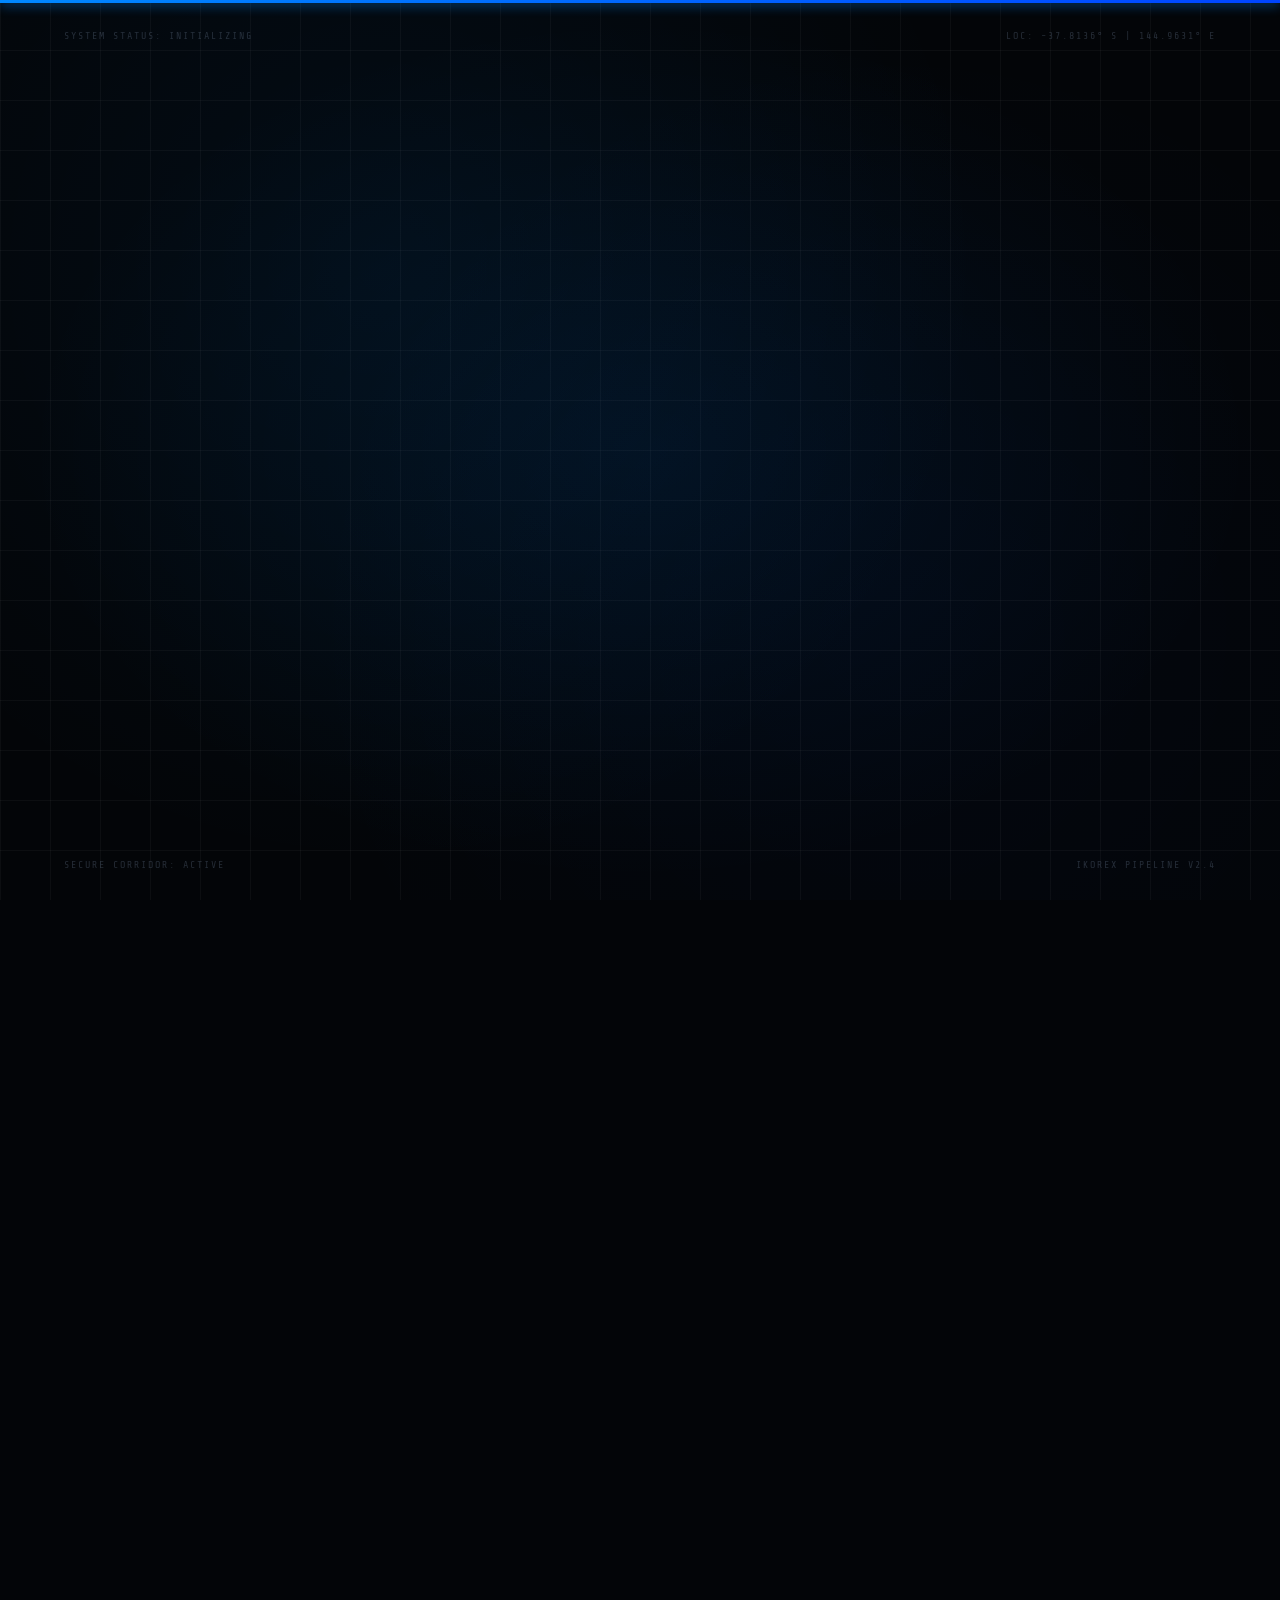
<file: index.html>
<!DOCTYPE html>
<html lang="en">

<head>
  <meta charset="UTF-8" />
  <meta name="viewport" content="width=device-width, initial-scale=1.0, user-scalable=no" />
  <title>ikorex — Intelligent Automation & Operations</title>
  <link
    href="https://fonts.googleapis.com/css2?family=Share+Tech+Mono&family=Plus+Jakarta+Sans:wght@200;300;400;500;600;700;800&family=Instrument+Serif:ital@0;1&family=Syne:wght@400;600;700;800&display=swap"
    rel="stylesheet" />
  <link rel="stylesheet" href="style.css">
</head>

<body>
  <script>
    (function () {
      var urlParams = new URLSearchParams(window.location.search);
      var triggerIntro = urlParams.get('triggerIntro');
      var introSeen = sessionStorage.getItem('introSeen');
      if (introSeen && !triggerIntro) {
        document.body.classList.add('skip-intro');
      }
    })();
  </script>

  <svg class="logo-gradient-defs" xmlns="http://www.w3.org/2000/svg">
    <defs>
      <linearGradient id="arrowGrad" x1="107" y1="110" x2="400" y2="167" gradientUnits="userSpaceOnUse">
        <stop offset="0%" stop-color="#0F3BB0" />
        <stop offset="45%" stop-color="#1A6FBF" />
        <stop offset="80%" stop-color="#1BAE82" />
        <stop offset="100%" stop-color="#26D49C" />
      </linearGradient>
    </defs>
  </svg>

  <div id="intro">
    <div id="intro-bg"></div>
    <div id="intro-bar"></div>

    <!-- Cybernetic Grid Overlay Details -->
    <div class="loader-status top-left">SYSTEM STATUS: INITIALIZING</div>
    <div class="loader-status top-right">LOC: -37.8136° S | 144.9631° E</div>
    <div class="loader-status bottom-left">SECURE CORRIDOR: ACTIVE</div>
    <div class="loader-status bottom-right">IKOREX PIPELINE v2.4</div>

    <div class="phrase-line" id="line1">Operations are complex</div>
    <div class="phrase-line" id="line2">Efficiencies are rare</div>
    <div id="line3-wrap">
      <div class="blueprint-rings" id="blueprint-rings">
        <div class="ring ring-1"></div>
        <div class="ring ring-2"></div>
        <div class="ring ring-3"></div>
      </div>
      <div class="phrase-line" id="line3">
        <span class="white-text">INTELLIGENT</span><br>
        <span class="blue-text">AUTOMATION</span><br>
        <span class="answer-box">
          <span class="bracket">[</span>
          <span class="gray-text">IS THE</span>
          <span class="green-text">ANSWER</span>
          <span class="bracket">]</span>
        </span>
      </div>
      <div class="laser-sweep" id="laser-sweep"></div>
    </div>

    <div id="brand-reveal">
      <div id="brand-mark-wrap">
        <div id="brand-ring"></div>
        <div id="brand-ring2"></div>
        <div id="brand-mark-svg">
          <img src="assets/images/white.png" alt="IKOREX Mark" width="410" height="410">
        </div>
      </div>
      <div id="brand-name-wrap" style="padding-top: 50px;">
        <!-- <div class="bn-name"><span class="logo-i">I</span><span class="logo-kor">KORE</span><span
            class="logo-ex">X</span></div> -->
        <div id="brand-consultancy">Intelligent Process Automation</div>
        <div id="brand-city">Melbourne, Australia</div>
      </div>
      <div id="brand-hr"></div>
      <div id="brand-cta"><button onclick="launchSite()">Explore Capabilities</button></div>
    </div>
  </div>

  <div id="site">

    <nav>
      <a class="nav-logo" href="index.html?triggerIntro=true">
        <img src="assets/images/Ikorex logo left aligned .png" alt="IKOREX" class="header-logo-img"
          style="width: 140px;height: 140px;">
      </a>
      <ul class="nav-links">
        <li><a id="nhome" class="active" href="index.html">Home</a></li>
        <li><a id="nservices" href="services.html">Services</a></li>
        <li><a id="nsolutions" href="solutions.html">Solutions</a></li>
        <li><a id="nabout" href="about.html">About</a></li>
        <li><a id="ncontact" href="contact.html">Contact</a></li>
      </ul>
      <div style="display:flex; align-items:center; gap:12px;">
        <button class="theme-toggle" onclick="toggleTheme()" aria-label="Toggle Theme">
          <svg class="sun-icon" width="16" height="16" viewBox="0 0 24 24" fill="none" stroke="currentColor"
            stroke-width="2" stroke-linecap="round" stroke-linejoin="round">
            <circle cx="12" cy="12" r="5"></circle>
            <line x1="12" y1="1" x2="12" y2="3"></line>
            <line x1="12" y1="21" x2="12" y2="23"></line>
            <line x1="4.22" y1="4.22" x2="5.64" y2="5.64"></line>
            <line x1="18.36" y1="18.36" x2="19.78" y2="19.78"></line>
            <line x1="1" y1="12" x2="3" y2="12"></line>
            <line x1="21" y1="12" x2="23" y2="12"></line>
            <line x1="4.22" y1="19.78" x2="5.64" y2="18.36"></line>
            <line x1="18.36" y1="5.64" x2="19.78" y2="4.22"></line>
          </svg>
          <svg class="moon-icon" width="16" height="16" viewBox="0 0 24 24" fill="none" stroke="currentColor"
            stroke-width="2" stroke-linecap="round" stroke-linejoin="round">
            <path d="M21 12.79A9 9 0 1 1 11.21 3 7 7 0 0 0 21 12.79z"></path>
          </svg>
        </button>
        <button class="btn-nav" onclick="location.href='contact.html'">Initiate Architecture</button>
        <button class="menu-toggle" onclick="toggleMenu()">
          <span></span><span></span><span></span>
        </button>
      </div>
      <div class="scroll-progress-container">
        <div class="scroll-progress-bar"></div>
      </div>
    </nav>

    <div class="page active" id="page-home">
      <div class="hero">
        <div class="hero-bg"></div>
        <div class="hero-eyebrow" data-sr="up">Enterprise Process Transformation · Australia</div>
        <h1 class="hero-h" data-sr="up" data-sr-delay="1">Autonomous operations.<br>Engineered to <em>peak.</em></h1>
        <p class="hero-sub" data-sr="up" data-sr-delay="2">We eliminate high operational overhead, build robust
          automation architecture, and orchestrate intelligent systems that scale cleanly without errors.</p>
        <div class="hero-btns" data-sr="up" data-sr-delay="3">
          <button class="btn-primary" onclick="location.href='contact.html'">Request Scope Valuation</button>
          <button class="btn-ghost" onclick="location.href='solutions.html'">Explore System Matrix</button>
        </div>
        <div class="hero-stats" data-sr="up" data-sr-delay="4">
          <div class="stat">
            <div class="stat-n">70%</div>
            <div class="stat-l">Cost Isolation</div>
          </div>
          <div class="stat-div"></div>
          <div class="stat">
            <div class="nav-i stat-n">10×</div>
            <div class="stat-l">System Velocity</div>
          </div>
          <div class="stat-div"></div>
          <div class="stat">
            <div class="stat-n">6mo</div>
            <div class="stat-l">Capital Payback</div>
          </div>
          <div class="stat-div"></div>
          <div class="stat">
            <div class="stat-n">99.9%</div>
            <div class="stat-l">Accuracy Threshold</div>
          </div>
        </div>
      </div>

      <div class="marquee-band">
        <div class="marquee-track">
          <!-- Set 1 -->
          <div class="mq-card glow-card">
            <div class="mq-card-icon">
              <svg viewBox="0 0 24 24" fill="none" stroke="currentColor" stroke-width="2" stroke-linecap="round"
                stroke-linejoin="round">
                <circle cx="12" cy="12" r="3" />
                <path
                  d="M19.4 15a1.65 1.65 0 0 0 .33 1.82l.06.06a2 2 0 1 1-2.83 2.83l-.06-.06a1.65 1.65 0 0 0-1.82-.33 1.65 1.65 0 0 0-1 1.51V21a2 2 0 0 1-4 0v-.09A1.65 1.65 0 0 0 9 19.4a1.65 1.65 0 0 0-1.82.33l-.06.06a2 2 0 1 1-2.83-2.83l.06-.06a1.65 1.65 0 0 0 .33-1.82 1.65 1.65 0 0 0-1.51-1H3a2 2 0 0 1 0-4h.09A1.65 1.65 0 0 0 4.6 9a1.65 1.65 0 0 0-.33-1.82l-.06-.06a2 2 0 1 1 2.83-2.83l.06.06a1.65 1.65 0 0 0 1.82.33H9a1.65 1.65 0 0 0 1-1.51V3a2 2 0 0 1 4 0v.09a1.65 1.65 0 0 0 1 1.51 1.65 1.65 0 0 0 1.82-.33l.06-.06a2 2 0 1 1 2.83 2.83l-.06.06a1.65 1.65 0 0 0-.33 1.82V9a1.65 1.65 0 0 0 1.51 1H21a2 2 0 0 1 0 4h-.09a1.65 1.65 0 0 0-1.51 1z" />
              </svg>
            </div>
            <div class="mq-card-info">
              <div class="mq-card-title">Robotic Process Automation</div>
              <div class="mq-card-desc">Autonomous software bot execution.</div>
            </div>
          </div>

          <div class="mq-card glow-card">
            <div class="mq-card-icon">
              <svg viewBox="0 0 24 24" fill="none" stroke="currentColor" stroke-width="2" stroke-linecap="round"
                stroke-linejoin="round">
                <path d="M1 12s4-8 11-8 11 8 11 8-4 8-11 8-11-8-11-8z" />
                <circle cx="12" cy="12" r="3" />
              </svg>
            </div>
            <div class="mq-card-info">
              <div class="mq-card-title">AI Computer Vision Monitoring</div>
              <div class="mq-card-desc">Real-time threat and gesture detection.</div>
            </div>
          </div>

          <div class="mq-card glow-card">
            <div class="mq-card-icon">
              <svg viewBox="0 0 24 24" fill="none" stroke="currentColor" stroke-width="2" stroke-linecap="round"
                stroke-linejoin="round">
                <rect x="1" y="4" width="22" height="16" rx="2" ry="2" />
                <line x1="1" y1="10" x2="23" y2="10" />
              </svg>
            </div>
            <div class="mq-card-info">
              <div class="mq-card-title">Order to Cash</div>
              <div class="mq-card-desc">Seamless billing & ledger matching.</div>
            </div>
          </div>

          <div class="mq-card glow-card">
            <div class="mq-card-icon">
              <svg viewBox="0 0 24 24" fill="none" stroke="currentColor" stroke-width="2" stroke-linecap="round"
                stroke-linejoin="round">
                <circle cx="9" cy="21" r="1" />
                <circle cx="20" cy="21" r="1" />
                <path d="M1 1h4l2.68 13.39a2 2 0 0 0 2 1.61h9.72a2 2 0 0 0 2-1.61L23 6H6" />
              </svg>
            </div>
            <div class="mq-card-info">
              <div class="mq-card-title">Procure to Pay</div>
              <div class="mq-card-desc">Automated vendor reconciliation.</div>
            </div>
          </div>

          <div class="mq-card glow-card">
            <div class="mq-card-icon">
              <svg viewBox="0 0 24 24" fill="none" stroke="currentColor" stroke-width="2" stroke-linecap="round"
                stroke-linejoin="round">
                <line x1="18" y1="20" x2="18" y2="10" />
                <line x1="12" y1="20" x2="12" y2="4" />
                <line x1="6" y1="20" x2="6" y2="14" />
              </svg>
            </div>
            <div class="mq-card-info">
              <div class="mq-card-title">Intelligent Finance & Accounting</div>
              <div class="mq-card-desc">Continuous balance audits & analytics.</div>
            </div>
          </div>

          <div class="mq-card glow-card">
            <div class="mq-card-icon">
              <svg viewBox="0 0 24 24" fill="none" stroke="currentColor" stroke-width="2" stroke-linecap="round"
                stroke-linejoin="round">
                <path d="M13 2L3 14h9l-1 8 10-12h-9l1-8z" />
              </svg>
            </div>
            <div class="mq-card-info">
              <div class="mq-card-title">Operational Optimization</div>
              <div class="mq-card-desc">Isolating and eliminating friction.</div>
            </div>
          </div>

          <div class="mq-card glow-card">
            <div class="mq-card-icon">
              <svg viewBox="0 0 24 24" fill="none" stroke="currentColor" stroke-width="2" stroke-linecap="round"
                stroke-linejoin="round">
                <rect x="4" y="4" width="16" height="16" rx="2" />
                <rect x="9" y="9" width="6" height="6" />
                <line x1="9" y1="1" x2="9" y2="4" />
                <line x1="15" y1="1" x2="15" y2="4" />
                <line x1="9" y1="20" x2="9" y2="23" />
                <line x1="15" y1="20" x2="15" y2="23" />
                <line x1="20" y1="9" x2="23" y2="9" />
                <line x1="20" y1="15" x2="23" y2="15" />
                <line x1="1" y1="9" x2="4" y2="9" />
                <line x1="1" y1="15" x2="4" y2="15" />
              </svg>
            </div>
            <div class="mq-card-info">
              <div class="mq-card-title">Digital Transformation</div>
              <div class="mq-card-desc">Legacy stack migration and APIs.</div>
            </div>
          </div>

          <div class="mq-card glow-card">
            <div class="mq-card-icon">
              <svg viewBox="0 0 24 24" fill="none" stroke="currentColor" stroke-width="2" stroke-linecap="round"
                stroke-linejoin="round">
                <path d="M12 22s8-4 8-10V5l-8-3-8 3v7c0 6 8 10 8 10z" />
              </svg>
            </div>
            <div class="mq-card-info">
              <div class="mq-card-title">Australian Compliance Architecture</div>
              <div class="mq-card-desc">Sovereign data security & regulation.</div>
            </div>
          </div>

          <!-- Set 2 (Duplicate for Seamless Loop) -->
          <div class="mq-card glow-card">
            <div class="mq-card-icon">
              <svg viewBox="0 0 24 24" fill="none" stroke="currentColor" stroke-width="2" stroke-linecap="round"
                stroke-linejoin="round">
                <circle cx="12" cy="12" r="3" />
                <path
                  d="M19.4 15a1.65 1.65 0 0 0 .33 1.82l.06.06a2 2 0 1 1-2.83 2.83l-.06-.06a1.65 1.65 0 0 0-1.82-.33 1.65 1.65 0 0 0-1 1.51V21a2 2 0 0 1-4 0v-.09A1.65 1.65 0 0 0 9 19.4a1.65 1.65 0 0 0-1.82.33l-.06.06a2 2 0 1 1-2.83-2.83l.06-.06a1.65 1.65 0 0 0 .33-1.82 1.65 1.65 0 0 0-1.51-1H3a2 2 0 0 1 0-4h.09A1.65 1.65 0 0 0 4.6 9a1.65 1.65 0 0 0-.33-1.82l-.06-.06a2 2 0 1 1 2.83-2.83l.06.06a1.65 1.65 0 0 0 1.82.33H9a1.65 1.65 0 0 0 1-1.51V3a2 2 0 0 1 4 0v.09a1.65 1.65 0 0 0 1 1.51 1.65 1.65 0 0 0 1.82-.33l.06-.06a2 2 0 1 1 2.83 2.83l-.06.06a1.65 1.65 0 0 0-.33 1.82V9a1.65 1.65 0 0 0 1.51 1H21a2 2 0 0 1 0 4h-.09a1.65 1.65 0 0 0-1.51 1z" />
              </svg>
            </div>
            <div class="mq-card-info">
              <div class="mq-card-title">Robotic Process Automation</div>
              <div class="mq-card-desc">Autonomous software bot execution.</div>
            </div>
          </div>

          <div class="mq-card glow-card">
            <div class="mq-card-icon">
              <svg viewBox="0 0 24 24" fill="none" stroke="currentColor" stroke-width="2" stroke-linecap="round"
                stroke-linejoin="round">
                <path d="M1 12s4-8 11-8 11 8 11 8-4 8-11 8-11-8-11-8z" />
                <circle cx="12" cy="12" r="3" />
              </svg>
            </div>
            <div class="mq-card-info">
              <div class="mq-card-title">AI Computer Vision Monitoring</div>
              <div class="mq-card-desc">Real-time threat and gesture detection.</div>
            </div>
          </div>

          <div class="mq-card glow-card">
            <div class="mq-card-icon">
              <svg viewBox="0 0 24 24" fill="none" stroke="currentColor" stroke-width="2" stroke-linecap="round"
                stroke-linejoin="round">
                <rect x="1" y="4" width="22" height="16" rx="2" ry="2" />
                <line x1="1" y1="10" x2="23" y2="10" />
              </svg>
            </div>
            <div class="mq-card-info">
              <div class="mq-card-title">Order to Cash</div>
              <div class="mq-card-desc">Seamless billing & ledger matching.</div>
            </div>
          </div>

          <div class="mq-card glow-card">
            <div class="mq-card-icon">
              <svg viewBox="0 0 24 24" fill="none" stroke="currentColor" stroke-width="2" stroke-linecap="round"
                stroke-linejoin="round">
                <circle cx="9" cy="21" r="1" />
                <circle cx="20" cy="21" r="1" />
                <path d="M1 1h4l2.68 13.39a2 2 0 0 0 2 1.61h9.72a2 2 0 0 0 2-1.61L23 6H6" />
              </svg>
            </div>
            <div class="mq-card-info">
              <div class="mq-card-title">Procure to Pay</div>
              <div class="mq-card-desc">Automated vendor reconciliation.</div>
            </div>
          </div>

          <div class="mq-card glow-card">
            <div class="mq-card-icon">
              <svg viewBox="0 0 24 24" fill="none" stroke="currentColor" stroke-width="2" stroke-linecap="round"
                stroke-linejoin="round">
                <line x1="18" y1="20" x2="18" y2="10" />
                <line x1="12" y1="20" x2="12" y2="4" />
                <line x1="6" y1="20" x2="6" y2="14" />
              </svg>
            </div>
            <div class="mq-card-info">
              <div class="mq-card-title">Intelligent Finance & Accounting</div>
              <div class="mq-card-desc">Continuous balance audits & analytics.</div>
            </div>
          </div>

          <div class="mq-card glow-card">
            <div class="mq-card-icon">
              <svg viewBox="0 0 24 24" fill="none" stroke="currentColor" stroke-width="2" stroke-linecap="round"
                stroke-linejoin="round">
                <path d="M13 2L3 14h9l-1 8 10-12h-9l1-8z" />
              </svg>
            </div>
            <div class="mq-card-info">
              <div class="mq-card-title">Operational Optimization</div>
              <div class="mq-card-desc">Isolating and eliminating friction.</div>
            </div>
          </div>

          <div class="mq-card glow-card">
            <div class="mq-card-icon">
              <svg viewBox="0 0 24 24" fill="none" stroke="currentColor" stroke-width="2" stroke-linecap="round"
                stroke-linejoin="round">
                <rect x="4" y="4" width="16" height="16" rx="2" />
                <rect x="9" y="9" width="6" height="6" />
                <line x1="9" y1="1" x2="9" y2="4" />
                <line x1="15" y1="1" x2="15" y2="4" />
                <line x1="9" y1="20" x2="9" y2="23" />
                <line x1="15" y1="20" x2="15" y2="23" />
                <line x1="20" y1="9" x2="23" y2="9" />
                <line x1="20" y1="15" x2="23" y2="15" />
                <line x1="1" y1="9" x2="4" y2="9" />
                <line x1="1" y1="15" x2="4" y2="15" />
              </svg>
            </div>
            <div class="mq-card-info">
              <div class="mq-card-title">Digital Transformation</div>
              <div class="mq-card-desc">Legacy stack migration and APIs.</div>
            </div>
          </div>

          <div class="mq-card glow-card">
            <div class="mq-card-icon">
              <svg viewBox="0 0 24 24" fill="none" stroke="currentColor" stroke-width="2" stroke-linecap="round"
                stroke-linejoin="round">
                <path d="M12 22s8-4 8-10V5l-8-3-8 3v7c0 6 8 10 8 10z" />
              </svg>
            </div>
            <div class="mq-card-info">
              <div class="mq-card-title">Australian Compliance Architecture</div>
              <div class="mq-card-desc">Sovereign data security & regulation.</div>
            </div>
          </div>
        </div>
      </div>

      <!-- RPA Showcase Section -->
      <section class="rpa-section">
        <div class="rpa-inner">
          <div class="rpa-header" data-sr="up">
            <div class="rpa-eyebrow">
              <span class="rpa-eyebrow-icon">.</span>intelligent process automation
            </div>
            <h2 class="sec-title">Robotic process automation <span class="rpa-title-blue">(RPA) with AI</span></h2>
          </div>

          <!-- Intro layout: Paragraph on left, checklist on right -->
          <div class="rpa-intro-row" data-sr="up">
            <div class="rpa-intro-left">
              <p class="rpa-body-p">
                Manual order processing, invoice chasing, and approval bottlenecks don't scale with your business, they
                slow it down. RPA with AI removes the bottleneck entirely: bots handle the repetitive work,
                judgment-based exceptions get routed intelligently, and your team only sees what actually needs a human.
              </p>
            </div>
            <div class="rpa-intro-right">
              <ul class="rpa-bullet-list">
                <li>
                  <span class="rpa-check-icon">
                    <svg viewBox="0 0 24 24" fill="none" stroke="currentColor" stroke-width="3" stroke-linecap="round"
                      stroke-linejoin="round">
                      <polyline points="20 6 9 17 4 12"></polyline>
                    </svg>
                  </span>
                  Zero manual re-keying across O2C and P2P
                </li>
                <li>
                  <span class="rpa-check-icon">
                    <svg viewBox="0 0 24 24" fill="none" stroke="currentColor" stroke-width="3" stroke-linecap="round"
                      stroke-linejoin="round">
                      <polyline points="20 6 9 17 4 12"></polyline>
                    </svg>
                  </span>
                  Exceptions resolved inside WhatsApp, not email chains
                </li>
                <li>
                  <span class="rpa-check-icon">
                    <svg viewBox="0 0 24 24" fill="none" stroke="currentColor" stroke-width="3" stroke-linecap="round"
                      stroke-linejoin="round">
                      <polyline points="20 6 9 17 4 12"></polyline>
                    </svg>
                  </span>
                  Runs 24/7 without supervision or overtime
                </li>
              </ul>
            </div>
          </div>

          <div class="rpa-cards-grid" data-sr="up">
            <!-- Card 1: Quote to Cash -->
            <div class="rpa-card glow-card">
              <div class="rpa-card-img-wrap">
                <img src="assets/images/quote-to-cash.png" alt="Quote to Cash" class="rpa-card-img">
              </div>
              <div class="rpa-card-media-label">dashboard / workflow visual</div>
              <div class="rpa-badge">order-to-cash</div>
              <h3 class="rpa-card-title">Order to cash, fully automated</h3>
              <p class="rpa-card-desc">From order capture through to invoicing, collections, and reconciliation, every
                step runs without manual handling.</p>
              <ul class="rpa-card-bullets">
                <li>Order validation and credit checks</li>
                <li>Automated invoicing and dispatch</li>
                <li>Collections, dunning and cash application</li>
              </ul>
            </div>

            <!-- Card 2: Procure to Pay -->
            <div class="rpa-card glow-card">
              <div class="rpa-card-img-wrap">
                <img src="assets/images/purchase-to-payment.png" alt="Procure to Pay" class="rpa-card-img">
              </div>
              <div class="rpa-card-media-label">dashboard / workflow visual</div>
              <div class="rpa-badge">procure-to-pay</div>
              <h3 class="rpa-card-title">Purchase to payment, streamlined</h3>
              <p class="rpa-card-desc">PO creation, 3-way matching, approvals, and supplier payments, orchestrated end
                to end with anomaly detection built in.</p>
              <ul class="rpa-card-bullets">
                <li>PO creation and 3-way matching</li>
                <li>Approval routing and escalation</li>
                <li>Anomaly detection on supplier payments</li>
              </ul>
            </div>

            <!-- Card 3: WhatsApp Automation -->
            <div class="rpa-card glow-card">
              <div class="rpa-card-img-wrap">
                <img src="assets/images/whatsapp-automation.png" alt="WhatsApp Automation" class="rpa-card-img">
              </div>
              <div class="rpa-card-media-label">phone / chat visual</div>
              <div class="rpa-badge">conversational ai</div>
              <h3 class="rpa-card-title">WhatsApp automation</h3>
              <p class="rpa-card-desc">Approvals and queries handled where your team already works, no new tool for
                people to learn or forget.</p>
              <ul class="rpa-card-bullets">
                <li>Approvals sent and actioned in chat</li>
                <li>Natural-language status queries</li>
                <li>Instant escalation to a human when needed</li>
              </ul>
            </div>
          </div>

          <!-- Banner: What engagements typically target -->
          <div class="rpa-banner glow-card" data-sr="up">
            <div class="rpa-banner-eyebrow">what engagements typically target</div>
            <div class="rpa-stats-row">
              <div class="rpa-stat-item">
                <div class="rpa-stat-num"><span class="rpa-stat-arrow">↓</span>50-70%</div>
                <div class="rpa-stat-label">process cost reduction</div>
              </div>
              <div class="rpa-stat-item">
                <div class="rpa-stat-num"><span class="rpa-stat-arrow">↓</span>80-90%</div>
                <div class="rpa-stat-label">workflow error reduction</div>
              </div>
              <div class="rpa-stat-item">
                <div class="rpa-stat-num">24/7</div>
                <div class="rpa-stat-label">autonomous uptime</div>
              </div>
            </div>
            <p class="rpa-banner-footer">Outcomes vary by process complexity and current baseline, scoped during
              discovery.</p>
          </div>

        </div>
      </section>

      <!-- Modular AI Modules Section -->
      <section class="modular-ai-new" id="modular-ai-section">
        <div class="modular-ai-new-inner">

          <div class="modular-ai-new-header" data-sr="up">
            <div class="modular-eyebrow">
              <span class="modular-eyebrow-dot"></span>Modular AI Modules
            </div>
            <h2 class="modular-title">Intelligence at <span class="highlight-blue">every corner</span> of your
              operation.</h2>
          </div>

          <div class="modular-grid-layout">
            <!-- Left Column: 2x2 Grid of Cards -->
            <div class="modular-left-col" data-sr="left">
              <div class="modular-cards-grid">

                <!-- Card 1: Safety -->
                <div class="modular-card glow-card">
                  <div class="modular-card-img-wrap">
                    <img src="assets/images/ppe-detection.png" alt="PPE Detection" class="modular-card-img">
                  </div>
                  <span class="modular-badge">Safety</span>
                  <h3 class="modular-card-title">PPE Detection</h3>
                  <p class="modular-card-desc">AI-powered detection of missing safety gear in milliseconds.</p>
                </div>

                <!-- Card 2: Hospitality -->
                <div class="modular-card glow-card">
                  <div class="modular-card-img-wrap">
                    <img src="assets/images/hospitality-analytics.png" alt="Hospitality Analytics"
                      class="modular-card-img">
                  </div>
                  <span class="modular-badge">Hospitality</span>
                  <h3 class="modular-card-title">Hospitality Analytics</h3>
                  <p class="modular-card-desc">Automated table tracking and hygiene compliance.</p>
                </div>

                <!-- Card 3: Retail -->
                <div class="modular-card glow-card">
                  <div class="modular-card-img-wrap">
                    <img src="assets/images/retail-intelligence.png" alt="Retail Intelligence" class="modular-card-img">
                  </div>
                  <span class="modular-badge">Retail</span>
                  <h3 class="modular-card-title">Retail Intelligence</h3>
                  <p class="modular-card-desc">Real-time checkout monitoring and staff presence alerts.</p>
                </div>

                <!-- Card 4: Engineering Targets (Vibrant Blue Background) -->
                <div class="modular-card special-blue-card">
                  <div>
                    <span class="special-badge">ENGINEERING TARGETS</span>
                    <div class="special-stat-group">
                      <div class="special-stat">
                        <div class="special-stat-value">~0.1s</div>
                        <div class="special-stat-label">INFERENCE SPEED</div>
                      </div>
                      <div class="special-stat">
                        <div class="special-stat-value">High-accuracy</div>
                        <div class="special-stat-label">DETECTION MODELS</div>
                      </div>
                    </div>
                  </div>
                  <p class="special-card-desc">Outcomes vary by process complexity and current baseline, scoped during
                    discovery.</p>
                </div>

              </div>
            </div>

            <!-- Right Column: Text & Features List -->
            <div class="modular-right-col" data-sr="right" data-sr-delay="1">
              <p class="modular-desc-p">Computer vision and predictive AI watching the parts of your business that
                matter most — without adding headcount.</p>

              <p class="modular-highlight-p">Every module plugs into your existing operations. No hardware overhaul, no
                disruption — just intelligence layered on top of what you already run.</p>

              <ul class="modular-checklist">
                <li>
                  <span class="checklist-icon">
                    <svg viewBox="0 0 24 24" fill="none" stroke="currentColor" stroke-width="3" stroke-linecap="round"
                      stroke-linejoin="round">
                      <polyline points="20 6 9 17 4 12"></polyline>
                    </svg>
                  </span>
                  Real-time alerts, not end-of-day reports
                </li>
                <li>
                  <span class="checklist-icon">
                    <svg viewBox="0 0 24 24" fill="none" stroke="currentColor" stroke-width="3" stroke-linecap="round"
                      stroke-linejoin="round">
                      <polyline points="20 6 9 17 4 12"></polyline>
                    </svg>
                  </span>
                  Deploys across sites in days, not months
                </li>
                <li>
                  <span class="checklist-icon">
                    <svg viewBox="0 0 24 24" fill="none" stroke="currentColor" stroke-width="3" stroke-linecap="round"
                      stroke-linejoin="round">
                      <polyline points="20 6 9 17 4 12"></polyline>
                    </svg>
                  </span>
                  Built for high-stakes, regulated environments
                </li>
              </ul>
            </div>
          </div>

        </div>
      </section>

      <!-- Intelligent Finance & Accounting Section -->
      <section class="finance-section" id="finance-section">
        <div class="finance-inner">
          <div class="finance-header" data-sr="up">
            <div class="finance-eyebrow">
              <span class="finance-eyebrow-dot"></span>intelligent finance & accounting
            </div>
            <h2 class="sec-title">Your finance team, <em>running on certainty</em> — <span class="rpa-title-blue">not
                spreadsheets</span>.</h2>
          </div>

          <!-- Intro layout: Paragraph on left, checklist on right -->
          <div class="finance-intro-row" data-sr="up">
            <div class="finance-intro-left">
              <p class="finance-body-p">Month-end shouldn't feel like a fire drill. Reconciliations, variance reports,
                and director packages eat days your finance team doesn't have.</p>
              <p class="finance-body-p"><strong class="finance-highlight-blue">AI and RPA close the books for
                  you.</strong> Transactions reconcile themselves, variances surface in real time, and your CFO gets
                board-ready numbers without the manual chase.</p>
            </div>
            <div class="finance-intro-right">
              <ul class="finance-bullet-list">
                <li>
                  <span class="finance-check-icon">
                    <svg viewBox="0 0 24 24" fill="none" stroke="currentColor" stroke-width="3" stroke-linecap="round"
                      stroke-linejoin="round">
                      <polyline points="20 6 9 17 4 12"></polyline>
                    </svg>
                  </span>
                  Reconciliation in hours, not days
                </li>
                <li>
                  <span class="finance-check-icon">
                    <svg viewBox="0 0 24 24" fill="none" stroke="currentColor" stroke-width="3" stroke-linecap="round"
                      stroke-linejoin="round">
                      <polyline points="20 6 9 17 4 12"></polyline>
                    </svg>
                  </span>
                  AASB & IFRS-ready statement frameworks
                </li>
                <li>
                  <span class="finance-check-icon">
                    <svg viewBox="0 0 24 24" fill="none" stroke="currentColor" stroke-width="3" stroke-linecap="round"
                      stroke-linejoin="round">
                      <polyline points="20 6 9 17 4 12"></polyline>
                    </svg>
                  </span>
                  Live budget-to-actual, always current
                </li>
              </ul>
            </div>
          </div>

          <div class="finance-cards-grid" data-sr="up">
            <!-- Card 1: Reconciliation -->
            <div class="finance-card glow-card">
              <div class="finance-card-img-wrap">
                <img src="assets/images/reconciliation.png" alt="Reconciliation" class="finance-card-img">
              </div>
              <div class="finance-card-media-label">dashboard / ledger visual</div>
              <div class="finance-badge">reconciliation</div>
              <h3 class="finance-card-title">Sales, Procurement & Credit Card Reconciliation</h3>
              <p class="finance-card-desc">Every transaction matched and verified automatically — no manual line-by-line
                review.</p>
              <ul class="finance-card-bullets">
                <li>Automatic bank feed matching</li>
                <li>Exception and anomaly resolution</li>
                <li>System-wide general ledger sync</li>
              </ul>
            </div>

            <!-- Card 2: Migration -->
            <div class="finance-card glow-card">
              <div class="finance-card-img-wrap">
                <img src="assets/images/migration-setup.png" alt="Migration Setup" class="finance-card-img">
              </div>
              <div class="finance-card-media-label">migration / setup visual</div>
              <div class="finance-badge">migration</div>
              <h3 class="finance-card-title">Xero, MYOB & QuickBooks Setup</h3>
              <p class="finance-card-desc">Clean migrations and tech setup, done right the first time.</p>
              <ul class="finance-card-bullets">
                <li>Historical ledger migration</li>
                <li>Chart of accounts design</li>
                <li>Custom API integrations and syncing</li>
              </ul>
            </div>

            <!-- Card 3: Budgeting -->
            <div class="finance-card glow-card">
              <div class="finance-card-img-wrap">
                <img src="assets/images/budget-variance.png" alt="Budget Variance" class="finance-card-img">
              </div>
              <div class="finance-card-media-label">analytics / variance visual</div>
              <div class="finance-badge">budgeting</div>
              <h3 class="finance-card-title">Live Budget vs. Actual Engines</h3>
              <p class="finance-card-desc">Variance flagged the moment it happens — not at month-end.</p>
              <ul class="finance-card-bullets">
                <li>Real-time department spending sync</li>
                <li>Automated alert triggers on threshold breach</li>
                <li>Dynamic variance prediction modeling</li>
              </ul>
            </div>
          </div>

          <!-- Banner: What engagements typically target -->
          <div class="finance-banner glow-card" data-sr="up">
            <div class="finance-banner-eyebrow">what engagements typically target</div>
            <div class="finance-stats-row">
              <div class="finance-stat-item">
                <div class="finance-stat-num">Faster</div>
                <div class="finance-stat-label">month-end close</div>
              </div>
              <div class="finance-stat-item">
                <div class="finance-stat-num">Near-zero</div>
                <div class="finance-stat-label">manual reconciliation effort</div>
              </div>
              <div class="finance-stat-item">
                <div class="finance-stat-num">Live</div>
                <div class="finance-stat-label">budget-to-actual visibility</div>
              </div>
            </div>
            <p class="finance-banner-footer">Outcomes vary by process complexity and current baseline, scoped during
              discovery.</p>
          </div>

        </div>
      </section>

      <div class="intel">
        <div class="intel-inner">
          <div class="intel-hero">
            <div class="eyebrow" data-sr="up" style="justify-content:center;margin-bottom:16px;">System Intelligence
            </div>
            <h2 class="sec-title" data-sr="up" data-sr-delay="1">Digital employee layers run execution.<br>Humans run
              <em>strategic scaling.</em>
            </h2>
            <p class="sec-body" data-sr="up" data-sr-delay="2">Top-tier operators deploy reliable processing structures
              today — shifting from isolated technology tests to scaled production environments across automation and
              physical locations.</p>
          </div>

          <div class="audit-cta-card glow-card" data-sr="up">
            <div class="audit-cta-left">
              <div class="audit-cta-eyebrow">Ready when you are</div>
              <h2 class="audit-cta-title">Let's find the friction costing you the most.</h2>
              <p class="audit-cta-desc">A short process audit shows you exactly where automation pays off first — no
                commitment, no generic pitch.</p>
            </div>
            <div class="audit-cta-right">
              <div class="audit-cta-buttons">
                <a href="contact.html" class="audit-btn-primary">Book a free process audit</a>
              </div>
              <div class="audit-cta-note">No obligation · 30 minutes</div>
            </div>
          </div>
        </div>
      </div>

      <footer>
        <div class="footer-inner">
          <div class="footer-grid">
            <!-- Column 1: Brand -->
            <div class="footer-brand-col">
              <img src="assets/images/ikorex footer.png" alt="IKOREX" class="footer-logo-img">
              <p class="footer-brand-tagline">Engineered operational excellence. Custom intelligent automation solutions
                for scaling enterprises.</p>
              <div class="footer-socials">
                <a href="#" target="_blank" rel="noopener noreferrer" class="social-link linkedin"
                  aria-label="LinkedIn">
                  <svg viewBox="0 0 448 512" fill="currentColor" class="social-icon">
                    <path
                      d="M416 448H353.4V349.5c0-23.7-8.5-39.8-29.7-39.8-16.2 0-25.8 10.9-30 21.4-1.6 3.7-2 8.9-2 14.1V448H228.6s0.9-158.4 0-174.8H291v24.7c8.5-13.1 23.7-31.9 57.7-31.9 42.4 0 74.2 27.7 74.2 87.3V448z M161.4 153.5c-21.3 0-35.4 14-35.4 32.3 0 17.8 13.3 32.3 33.7 32.3h0.4c21.8 0 35.4-14.5 35.4-32.3 0-18.4-13.7-32.3-33.7-32.3zM129.5 448H192V273.2H129.5V448z" />
                  </svg>
                </a>
                <a href="#" target="_blank" rel="noopener noreferrer" class="social-link instagram"
                  aria-label="Instagram">
                  <svg viewBox="0 0 24 24" fill="currentColor" class="social-icon">
                    <path
                      d="M12 0C8.74 0 8.333.015 7.053.072 5.775.132 4.905.333 4.14.63c-.789.306-1.459.717-2.126 1.384S.935 3.35.63 4.14C.333 4.905.131 5.775.072 7.053.012 8.333 0 8.74 0 12s.015 3.667.072 4.947c.06 1.277.261 2.148.558 2.913.306.788.717 1.459 1.384 2.126.667.666 1.336 1.079 2.126 1.384.766.296 1.636.499 2.913.558C8.333 23.988 8.74 24 12 24s3.667-.015 4.947-.072c1.277-.06 2.148-.262 2.913-.558.788-.306 1.459-.718 2.126-1.384.666-.667 1.079-1.335 1.384-2.126.296-.765.499-1.636.558-2.913.06-1.28.072-1.687.072-4.947s-.015-3.667-.072-4.947c-.06-1.277-.262-2.149-.558-2.913-.306-.789-.718-1.459-1.384-2.126C21.319 1.347 20.651.935 19.86.63c-.765-.297-1.636-.499-2.913-.558C15.667.012 15.26 0 12 0zm0 2.16c3.203 0 3.585.016 4.85.071 1.17.055 1.805.249 2.227.415.562.217.96.477 1.382.896.419.42.679.819.896 1.381.164.422.36 1.057.413 2.227.057 1.266.07 1.646.07 4.85s-.015 3.585-.074 4.85c-.061 1.17-.256 1.805-.421 2.227-.224.562-.479.96-.899 1.382-.419.419-.824.679-1.38.896-.42.164-1.065.36-2.235.413-1.274.057-1.649.07-4.859.07-3.211 0-3.586-.015-4.859-.074-1.171-.061-1.816-.256-2.236-.421-.569-.224-.96-.479-1.379-.899-.421-.419-.69-.824-.9-1.38-.165-.42-.359-1.065-.42-2.235-.045-1.26-.061-1.649-.061-4.844 0-3.196.016-3.586.061-4.861.061-1.17.255-1.814.42-2.234.21-.57.479-.96.9-1.381.419-.419.81-.689 1.379-.898.42-.166 1.051-.361 2.221-.421 1.275-.045 1.65-.06 4.859-.06l.045.03zm0 3.678c-3.405 0-6.162 2.76-6.162 6.162 0 3.405 2.76 6.162 6.162 6.162 3.405 0 6.162-2.76 6.162-6.162 0-3.405-2.76-6.162-6.162-6.162zM12 16c-2.21 0-4-1.79-4-4s1.79-4 4-4 4 1.79 4 4-1.79 4-4 4zm7.846-10.405c0 .795-.646 1.44-1.44 1.44-.795 0-1.44-.646-1.44-1.44 0-.794.646-1.439 1.44-1.439.793-.001 1.44.645 1.44 1.439z" />
                  </svg>
                </a>
                <a href="#" target="_blank" rel="noopener noreferrer" class="social-link facebook"
                  aria-label="Facebook">
                  <svg viewBox="0 0 320 512" fill="currentColor" class="social-icon">
                    <path
                      d="M279.14 288l14.22-92.66h-88.91v-60.13c0-25.35 12.42-50.06 52.24-50.06h40.42V6.26S260.43 0 225.36 0c-73.22 0-121.08 44.38-121.08 124.72v70.62H22.89V288h81.39v224h100.17V288z" />
                  </svg>
                </a>
                <a href="#" target="_blank" rel="noopener noreferrer" class="social-link x" aria-label="X">
                  <svg viewBox="0 0 24 24" fill="currentColor" class="social-icon">
                    <path
                      d="M18.244 2.25h3.308l-7.227 8.26 8.502 11.24H16.17l-5.214-6.817L4.99 21.75H1.68l7.73-8.835L1.254 2.25H8.08l4.713 6.231zm-1.161 17.52h1.833L7.084 4.126H5.117z" />
                  </svg>
                </a>
              </div>
            </div>

            <!-- Column 2: Navigation -->
            <div class="footer-nav-col">
              <h4 class="footer-heading">Solutions</h4>
              <ul class="footer-links-list">
                <li><a href="solutions.html">Solutions</a></li>
                <li><a href="services.html">Services</a></li>
                <li><a href="about.html">About Us</a></li>
              </ul>
            </div>

            <!-- Column 3: Support -->
            <div class="footer-nav-col">
              <h4 class="footer-heading">Support</h4>
              <ul class="footer-links-list">
                <li><a href="contact.html">Contact Team</a></li>
                <li><a href="privacy.html">Privacy Policy</a></li>
              </ul>
            </div>

            <!-- Column 4: Contact Details -->
            <div class="footer-contact-col">
              <h4 class="footer-heading">Get in Touch</h4>
              <ul class="footer-contact-details">
                <li>
                  <span class="detail-label">Address</span>
                  <a href="https://maps.google.com/?q=U+1/106+Camms+Road,+Cranbourne,+VIC+3977" target="_blank"
                    rel="noopener noreferrer" class="detail-link">
                    U 1/106 Camms Road,<br>Cranbourne, VIC 3977
                  </a>
                </li>
                <li>
                  <span class="detail-label">Email</span>
                  <a href="mailto:sales@ikorex.com.au" class="detail-link">sales@ikorex.com.au</a>
                </li>
                <li>
                  <span class="detail-label">Phone</span>
                  <a href="tel:1800280626" class="detail-link">1800 280 626</a>
                </li>
              </ul>
            </div>
          </div>

          <!-- Footer Bottom -->
          <div class="footer-bottom">
            <div class="footer-copy">
              © 2026 ikorex Intelligent Automation. All rights reserved.
            </div>
            <div class="footer-legal">
              <a href="privacy.html" class="privacy-link">Privacy Policy</a>
            </div>
          </div>
        </div>
      </footer>
    </div>
  </div>

  <script src="app.js"></script>
</body>

</html>
</file>
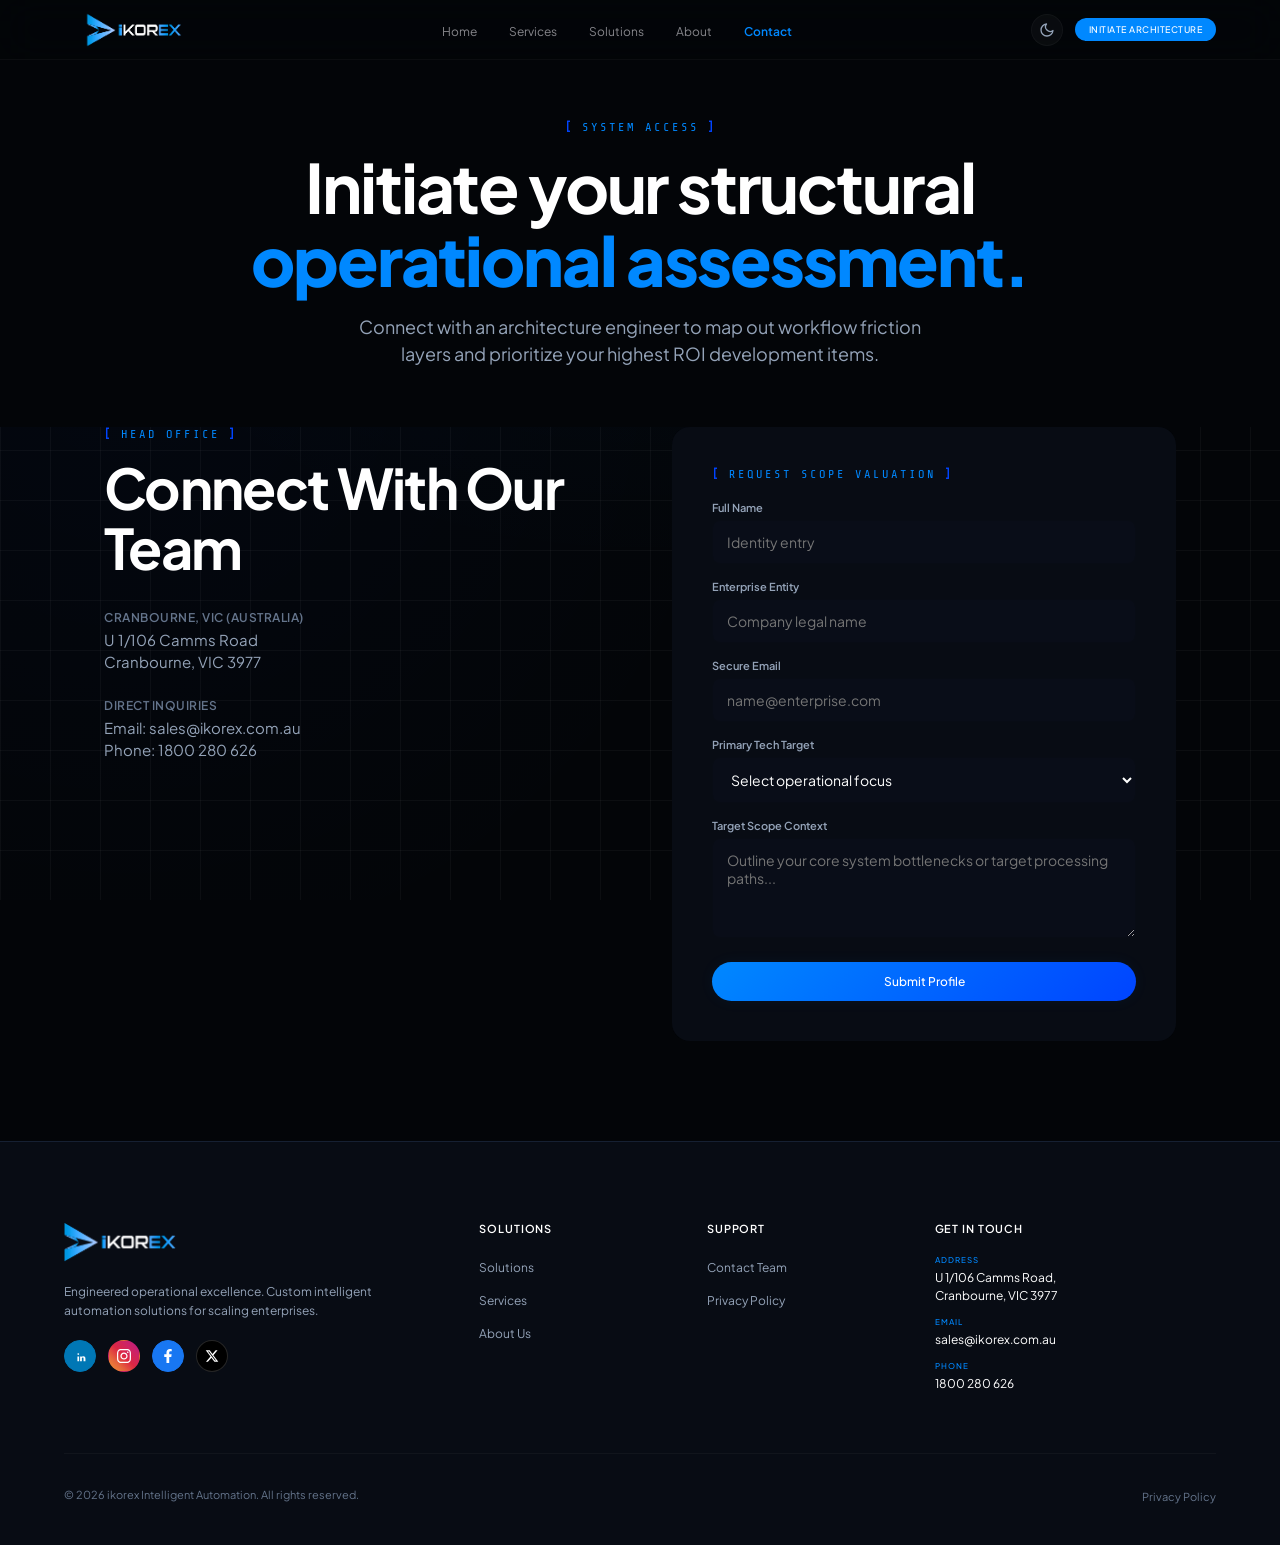
<file: contact.html>
<!DOCTYPE html>
<html lang="en">

<head>
  <meta charset="UTF-8" />
  <meta name="viewport" content="width=device-width, initial-scale=1.0, user-scalable=no" />
  <title>ikorex — Request Scope Valuation</title>
  <link
    href="https://fonts.googleapis.com/css2?family=Share+Tech+Mono&family=Plus+Jakarta+Sans:wght@200;300;400;500;600;700;800&family=Instrument+Serif:ital@0;1&family=Syne:wght@400;600;700;800&display=swap"
    rel="stylesheet" />
  <link rel="stylesheet" href="style.css">
</head>

<body class="light-theme">

  <svg class="logo-gradient-defs" xmlns="http://www.w3.org/2000/svg">
    <defs>
      <linearGradient id="arrowGrad" x1="107" y1="110" x2="400" y2="167" gradientUnits="userSpaceOnUse">
        <stop offset="0%" stop-color="#0F3BB0" />
        <stop offset="45%" stop-color="#1A6FBF" />
        <stop offset="80%" stop-color="#1BAE82" />
        <stop offset="100%" stop-color="#26D49C" />
      </linearGradient>
    </defs>
  </svg>

  <div id="site" class="visible">

    <nav>
      <a class="nav-logo" href="index.html?triggerIntro=true">
        <img src="assets/images/Ikorex logo left aligned .png" alt="IKOREX" class="header-logo-img"
          style="width: 140px;height: 140px;">
      </a>
      <ul class="nav-links">
        <li><a id="nhome" href="index.html">Home</a></li>
        <li><a id="nservices" href="services.html">Services</a></li>

        <li><a id="nsolutions" href="solutions.html">Solutions</a></li>
        <li><a id="nabout" href="about.html">About</a></li>
        <li><a id="ncontact" class="active" href="contact.html">Contact</a></li>
      </ul>
      <div style="display:flex; align-items:center; gap:12px;">
        <button class="theme-toggle" onclick="toggleTheme()" aria-label="Toggle Theme">
          <svg class="sun-icon" width="16" height="16" viewBox="0 0 24 24" fill="none" stroke="currentColor"
            stroke-width="2" stroke-linecap="round" stroke-linejoin="round">
            <circle cx="12" cy="12" r="5"></circle>
            <line x1="12" y1="1" x2="12" y2="3"></line>
            <line x1="12" y1="21" x2="12" y2="23"></line>
            <line x1="4.22" y1="4.22" x2="5.64" y2="5.64"></line>
            <line x1="18.36" y1="18.36" x2="19.78" y2="19.78"></line>
            <line x1="1" y1="12" x2="3" y2="12"></line>
            <line x1="21" y1="12" x2="23" y2="12"></line>
            <line x1="4.22" y1="19.78" x2="5.64" y2="18.36"></line>
            <line x1="18.36" y1="5.64" x2="19.78" y2="4.22"></line>
          </svg>
          <svg class="moon-icon" width="16" height="16" viewBox="0 0 24 24" fill="none" stroke="currentColor"
            stroke-width="2" stroke-linecap="round" stroke-linejoin="round">
            <path d="M21 12.79A9 9 0 1 1 11.21 3 7 7 0 0 0 21 12.79z"></path>
          </svg>
        </button>
        <button class="btn-nav" onclick="location.href='contact.html'">Initiate Architecture</button>
        <button class="menu-toggle" onclick="toggleMenu()">
          <span></span><span></span><span></span>
        </button>
      </div>
      <div class="scroll-progress-container">
        <div class="scroll-progress-bar"></div>
      </div>
    </nav>

    <div class="page active" id="page-contact">
      <div class="page-hero">
        <div class="eyebrow animate-hero-1" style="justify-content:center;">System Access</div>
        <h1 class="page-hero-title animate-hero-2">Initiate your structural<br><em>operational assessment.</em></h1>
        <p class="page-hero-sub animate-hero-3">Connect with an architecture engineer to map out workflow friction
          layers and prioritize your highest ROI development items.</p>
      </div>

      <div class="contact-wrap">
        <div data-sr="left">
          <div class="eyebrow">Head Office</div>
          <h2 class="section-title">Connect With Our Team</h2>
          <div class="contact-info">
            <div class="contact-item">
              <h4>Cranbourne, VIC (Australia)</h4>
              <p>U 1/106 Camms Road<br>Cranbourne, VIC 3977</p>
            </div>
            <div class="contact-item">
              <h4>Direct Inquiries</h4>
              <p>Email: <a href="mailto:sales@ikorex.com.au"
                  style="color:var(--text2);text-decoration:none;">sales@ikorex.com.au</a><br>Phone: <a
                  href="tel:1800280626" style="color:var(--text2);text-decoration:none;">1800 280 626</a></p>
            </div>
          </div>
        </div>

        <div class="contact-form glow-card" data-sr="right" data-sr-delay="1">
          <div class="eyebrow" style="margin-bottom:20px;">Request Scope Valuation</div>
          <div class="form-row"><label>Full Name</label><input type="text" placeholder="Identity entry" /></div>
          <div class="form-row"><label>Enterprise Entity</label><input type="text" placeholder="Company legal name" />
          </div>
          <div class="form-row"><label>Secure Email</label><input type="email" placeholder="name@enterprise.com" />
          </div>
          <div class="form-row"><label>Primary Tech Target</label><select>
              <option value="">Select operational focus</option>
              <option>Robotic Process Automation (RPA)</option>
              <option>AI Camera Shoplifting Protection</option>
              <option>Intelligent Finance & Accounting</option>
            </select></div>
          <div class="form-row"><label>Target Scope Context</label><textarea
              placeholder="Outline your core system bottlenecks or target processing paths..."></textarea></div>
          <button class="btn-primary form-submit"
            onclick="alert('Data packet received under full sovereign data retention encryption. An architectural engineer will reply within 4 business hours.')">Submit
            Profile</button>
        </div>
      </div>
    </div>

    <footer>
      <div class="footer-inner">
        <div class="footer-grid">
          <!-- Column 1: Brand -->
          <div class="footer-brand-col">
            <img src="assets/images/ikorex footer.png" alt="IKOREX" class="footer-logo-img">
            <p class="footer-brand-tagline">Engineered operational excellence. Custom intelligent automation solutions
              for scaling enterprises.</p>
            <div class="footer-socials">
              <a href="#" target="_blank" rel="noopener noreferrer" class="social-link linkedin" aria-label="LinkedIn">
                <svg viewBox="0 0 448 512" fill="currentColor" class="social-icon">
                  <path
                    d="M416 448H353.4V349.5c0-23.7-8.5-39.8-29.7-39.8-16.2 0-25.8 10.9-30 21.4-1.6 3.7-2 8.9-2 14.1V448H228.6s0.9-158.4 0-174.8H291v24.7c8.5-13.1 23.7-31.9 57.7-31.9 42.4 0 74.2 27.7 74.2 87.3V448z M161.4 153.5c-21.3 0-35.4 14-35.4 32.3 0 17.8 13.3 32.3 33.7 32.3h0.4c21.8 0 35.4-14.5 35.4-32.3 0-18.4-13.7-32.3-33.7-32.3zM129.5 448H192V273.2H129.5V448z" />
                </svg>
              </a>
              <a href="#" target="_blank" rel="noopener noreferrer" class="social-link instagram"
                aria-label="Instagram">
                <svg viewBox="0 0 24 24" fill="currentColor" class="social-icon">
                  <path
                    d="M12 0C8.74 0 8.333.015 7.053.072 5.775.132 4.905.333 4.14.63c-.789.306-1.459.717-2.126 1.384S.935 3.35.63 4.14C.333 4.905.131 5.775.072 7.053.012 8.333 0 8.74 0 12s.015 3.667.072 4.947c.06 1.277.261 2.148.558 2.913.306.788.717 1.459 1.384 2.126.667.666 1.336 1.079 2.126 1.384.766.296 1.636.499 2.913.558C8.333 23.988 8.74 24 12 24s3.667-.015 4.947-.072c1.277-.06 2.148-.262 2.913-.558.788-.306 1.459-.718 2.126-1.384.666-.667 1.079-1.335 1.384-2.126.296-.765.499-1.636.558-2.913.06-1.28.072-1.687.072-4.947s-.015-3.667-.072-4.947c-.06-1.277-.262-2.149-.558-2.913-.306-.789-.718-1.459-1.384-2.126C21.319 1.347 20.651.935 19.86.63c-.765-.297-1.636-.499-2.913-.558C15.667.012 15.26 0 12 0zm0 2.16c3.203 0 3.585.016 4.85.071 1.17.055 1.805.249 2.227.415.562.217.96.477 1.382.896.419.42.679.819.896 1.381.164.422.36 1.057.413 2.227.057 1.266.07 1.646.07 4.85s-.015 3.585-.074 4.85c-.061 1.17-.256 1.805-.421 2.227-.224.562-.479.96-.899 1.382-.419.419-.824.679-1.38.896-.42.164-1.065.36-2.235.413-1.274.057-1.649.07-4.859.07-3.211 0-3.586-.015-4.859-.074-1.171-.061-1.816-.256-2.236-.421-.569-.224-.96-.479-1.379-.899-.421-.419-.69-.824-.9-1.38-.165-.42-.359-1.065-.42-2.235-.045-1.26-.061-1.649-.061-4.844 0-3.196.016-3.586.061-4.861.061-1.17.255-1.814.42-2.234.21-.57.479-.96.9-1.381.419-.419.81-.689 1.379-.898.42-.166 1.051-.361 2.221-.421 1.275-.045 1.65-.06 4.859-.06l.045.03zm0 3.678c-3.405 0-6.162 2.76-6.162 6.162 0 3.405 2.76 6.162 6.162 6.162 3.405 0 6.162-2.76 6.162-6.162 0-3.405-2.76-6.162-6.162-6.162zM12 16c-2.21 0-4-1.79-4-4s1.79-4 4-4 4 1.79 4 4-1.79 4-4 4zm7.846-10.405c0 .795-.646 1.44-1.44 1.44-.795 0-1.44-.646-1.44-1.44 0-.794.646-1.439 1.44-1.439.793-.001 1.44.645 1.44 1.439z" />
                </svg>
              </a>
              <a href="#" target="_blank" rel="noopener noreferrer" class="social-link facebook" aria-label="Facebook">
                <svg viewBox="0 0 320 512" fill="currentColor" class="social-icon">
                  <path
                    d="M279.14 288l14.22-92.66h-88.91v-60.13c0-25.35 12.42-50.06 52.24-50.06h40.42V6.26S260.43 0 225.36 0c-73.22 0-121.08 44.38-121.08 124.72v70.62H22.89V288h81.39v224h100.17V288z" />
                </svg>
              </a>
              <a href="#" target="_blank" rel="noopener noreferrer" class="social-link x" aria-label="X">
                <svg viewBox="0 0 24 24" fill="currentColor" class="social-icon">
                  <path
                    d="M18.244 2.25h3.308l-7.227 8.26 8.502 11.24H16.17l-5.214-6.817L4.99 21.75H1.68l7.73-8.835L1.254 2.25H8.08l4.713 6.231zm-1.161 17.52h1.833L7.084 4.126H5.117z" />
                </svg>
              </a>
            </div>
          </div>

          <!-- Column 2: Navigation -->
          <div class="footer-nav-col">
            <h4 class="footer-heading">Solutions</h4>
            <ul class="footer-links-list">
              <li><a href="solutions.html">Solutions</a></li>
              <li><a href="services.html">Services</a></li>
              <li><a href="about.html">About Us</a></li>
            </ul>
          </div>

          <!-- Column 3: Support -->
          <div class="footer-nav-col">
            <h4 class="footer-heading">Support</h4>
            <ul class="footer-links-list">
              <li><a href="contact.html">Contact Team</a></li>
              <li><a href="privacy.html">Privacy Policy</a></li>
            </ul>
          </div>

          <!-- Column 4: Contact Details -->
          <div class="footer-contact-col">
            <h4 class="footer-heading">Get in Touch</h4>
            <ul class="footer-contact-details">
              <li>
                <span class="detail-label">Address</span>
                <a href="https://maps.google.com/?q=U+1/106+Camms+Road,+Cranbourne,+VIC+3977" target="_blank"
                  rel="noopener noreferrer" class="detail-link">
                  U 1/106 Camms Road,<br>Cranbourne, VIC 3977
                </a>
              </li>
              <li>
                <span class="detail-label">Email</span>
                <a href="mailto:sales@ikorex.com.au" class="detail-link">sales@ikorex.com.au</a>
              </li>
              <li>
                <span class="detail-label">Phone</span>
                <a href="tel:1800280626" class="detail-link">1800 280 626</a>
              </li>
            </ul>
          </div>
        </div>

        <!-- Footer Bottom -->
        <div class="footer-bottom">
          <div class="footer-copy">
            © 2026 ikorex Intelligent Automation. All rights reserved.
          </div>
          <div class="footer-legal">
            <a href="privacy.html" class="privacy-link">Privacy Policy</a>
          </div>
        </div>
      </div>
    </footer>
  </div>

  <script src="app.js"></script>
</body>

</html>
</file>
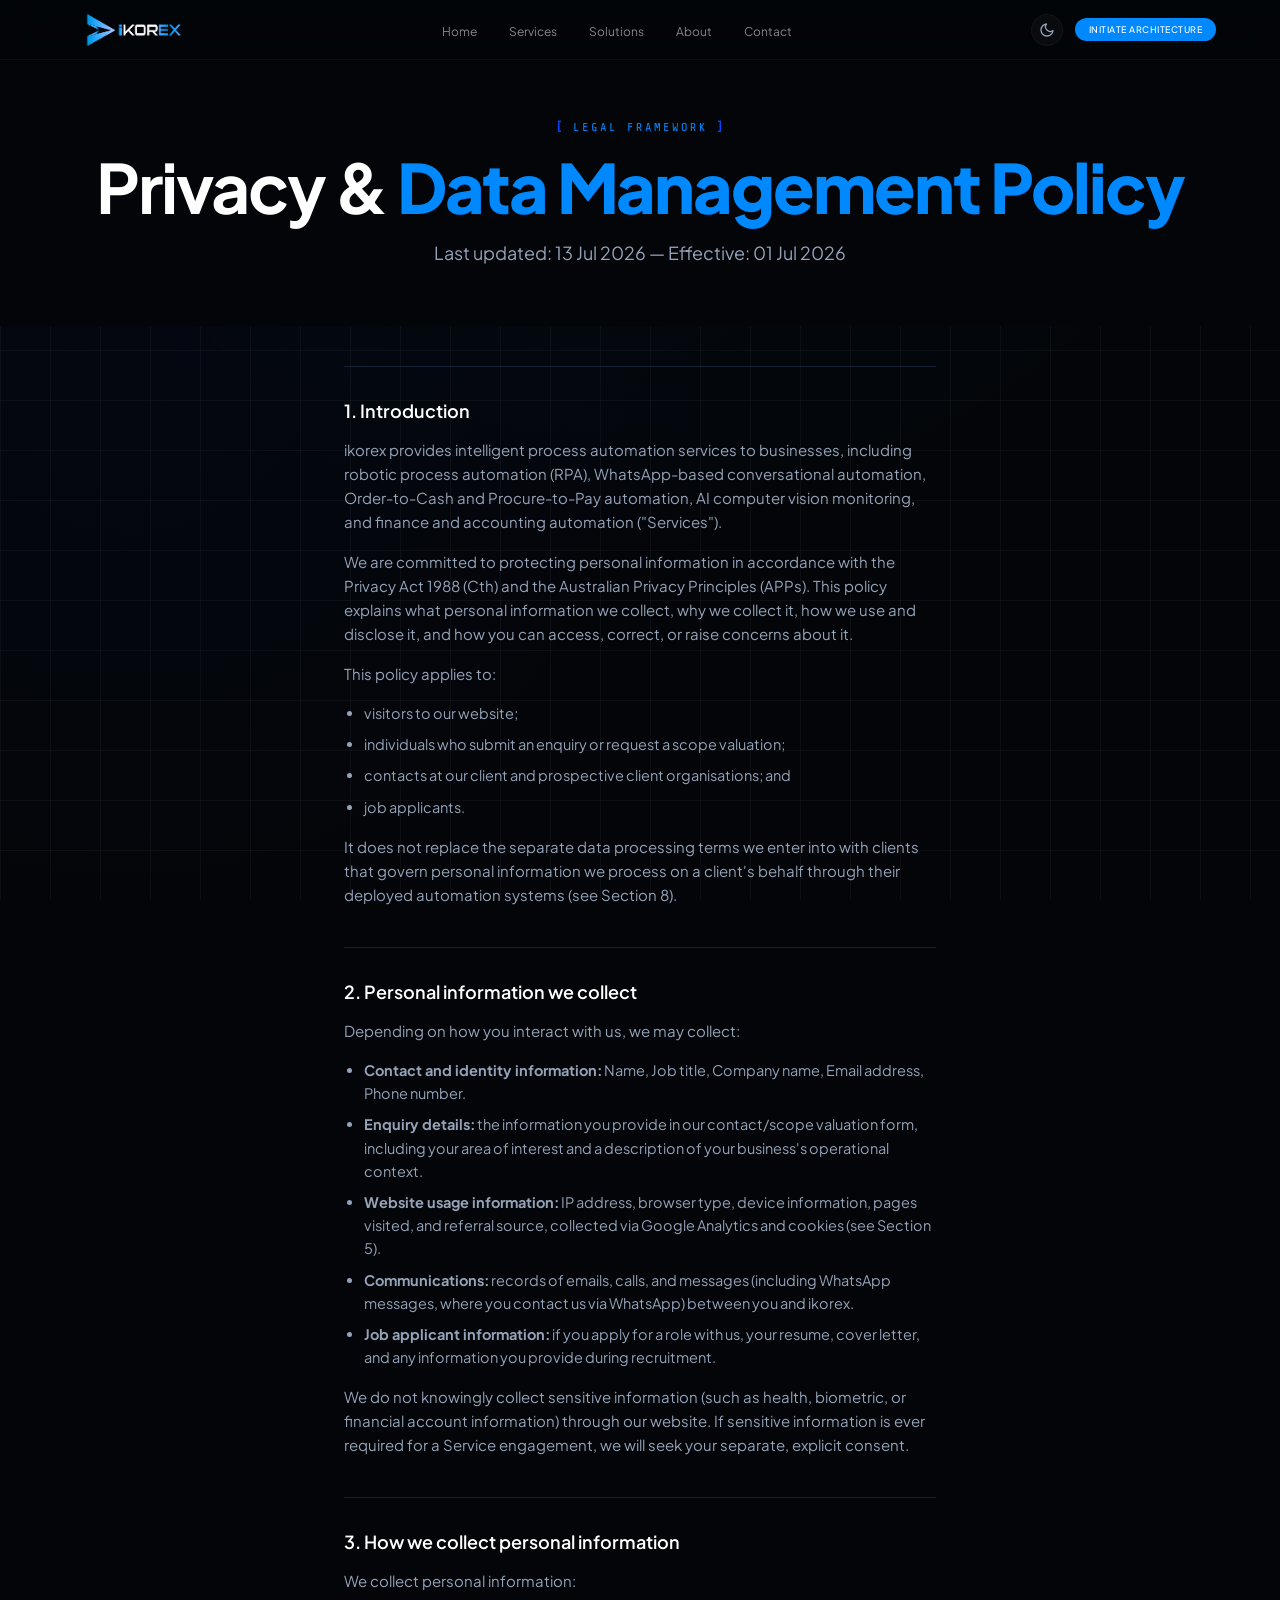
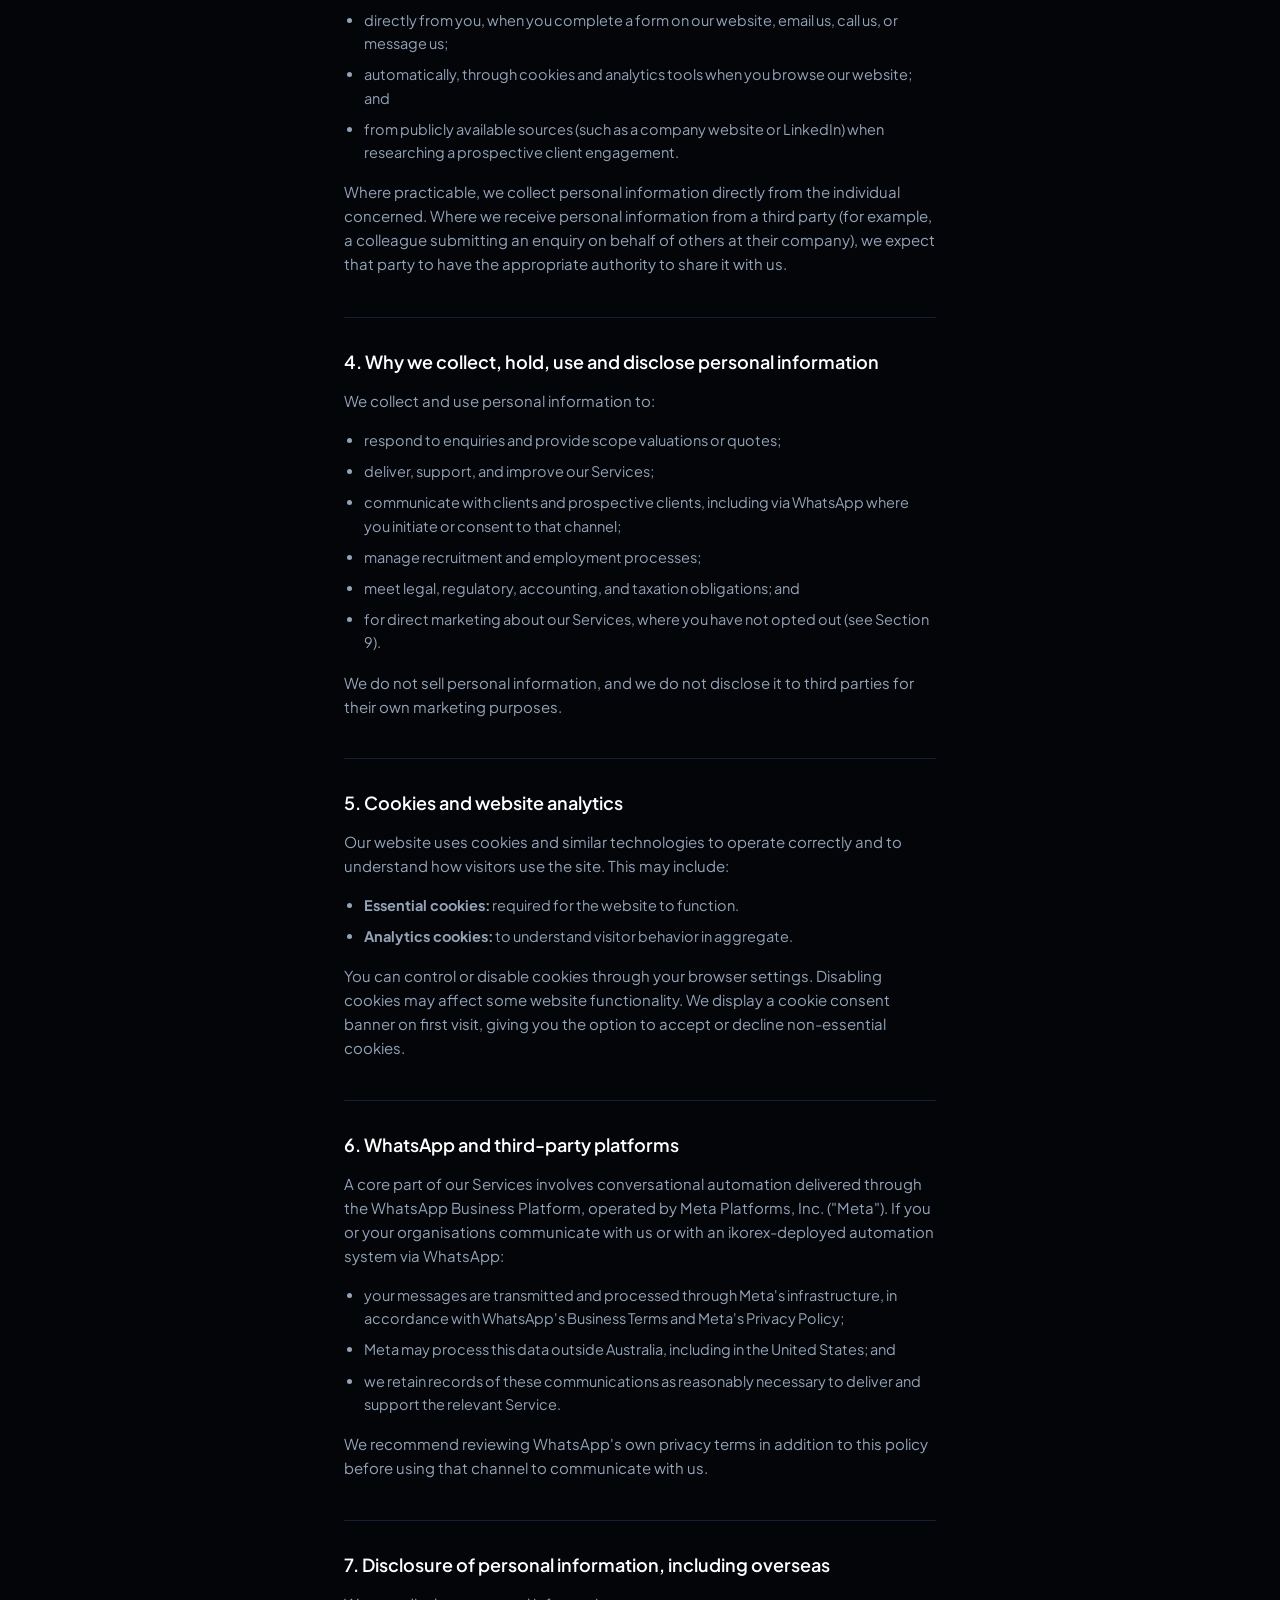
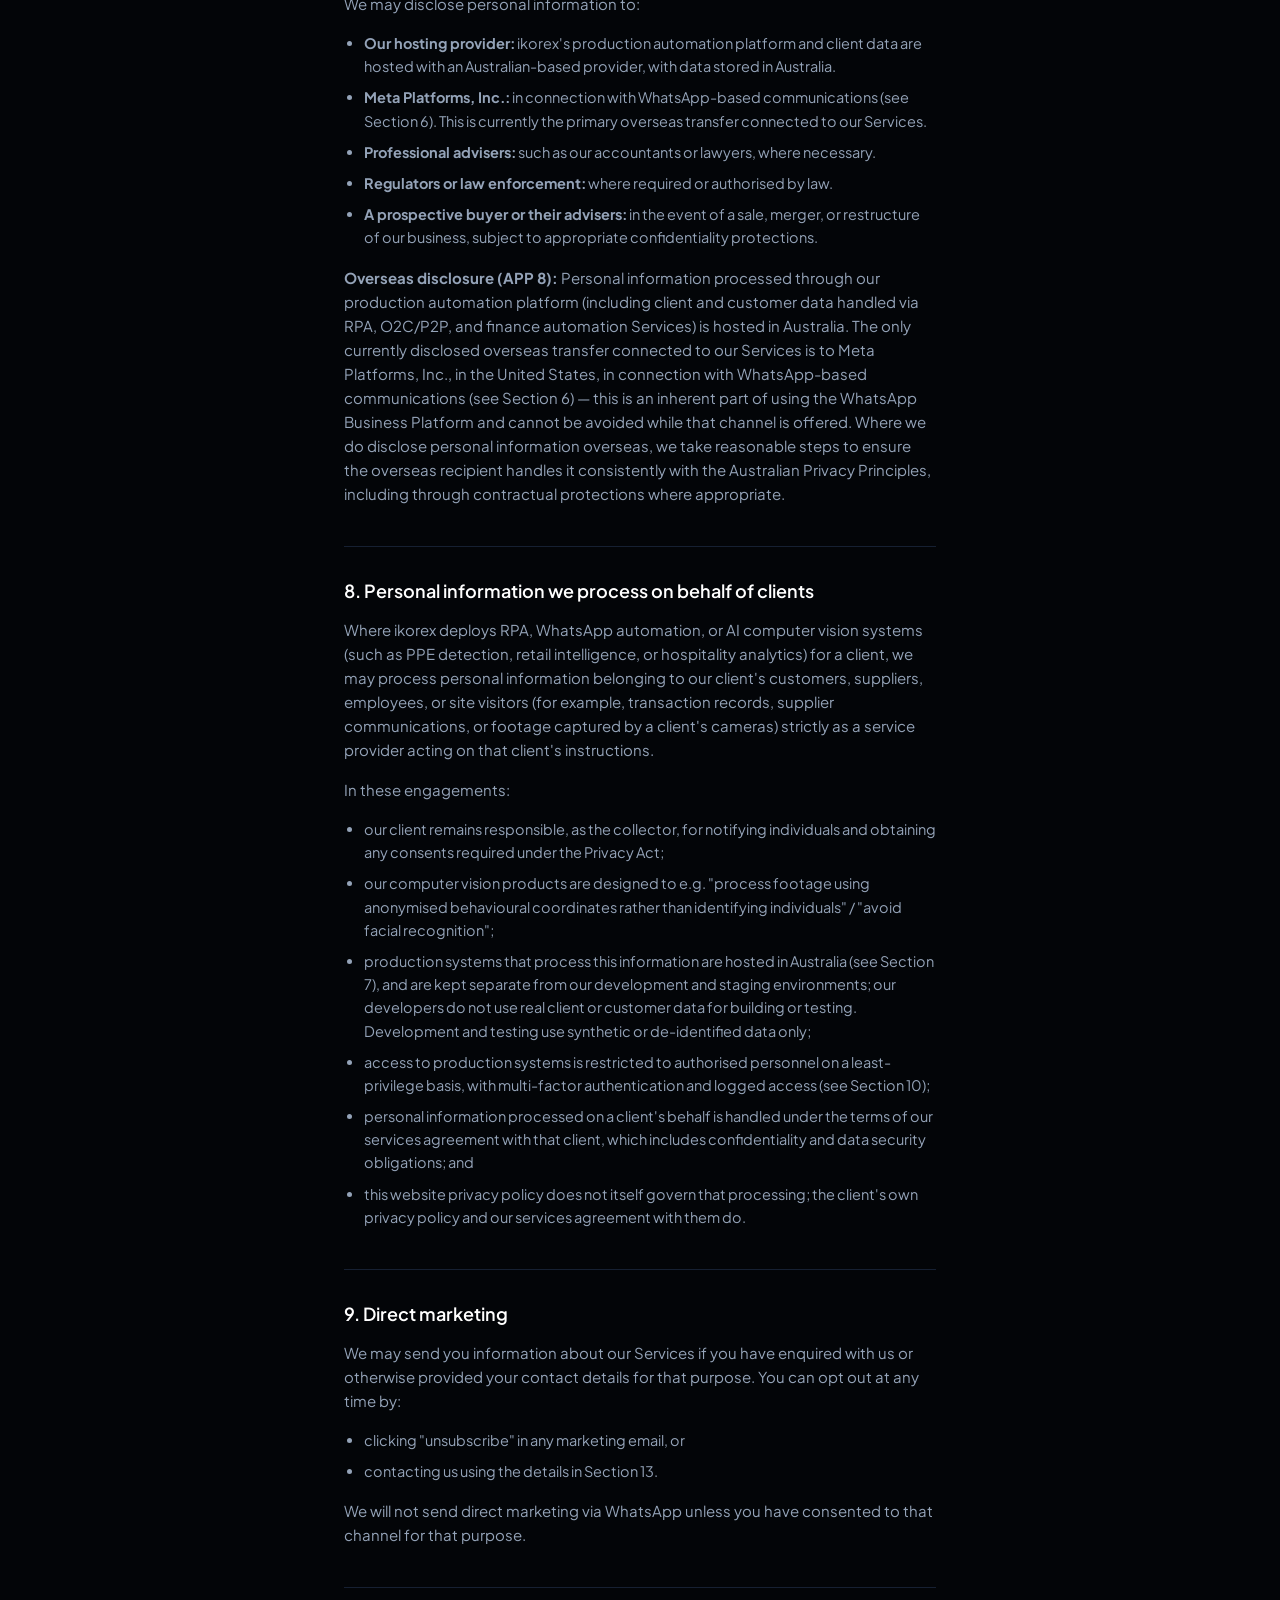
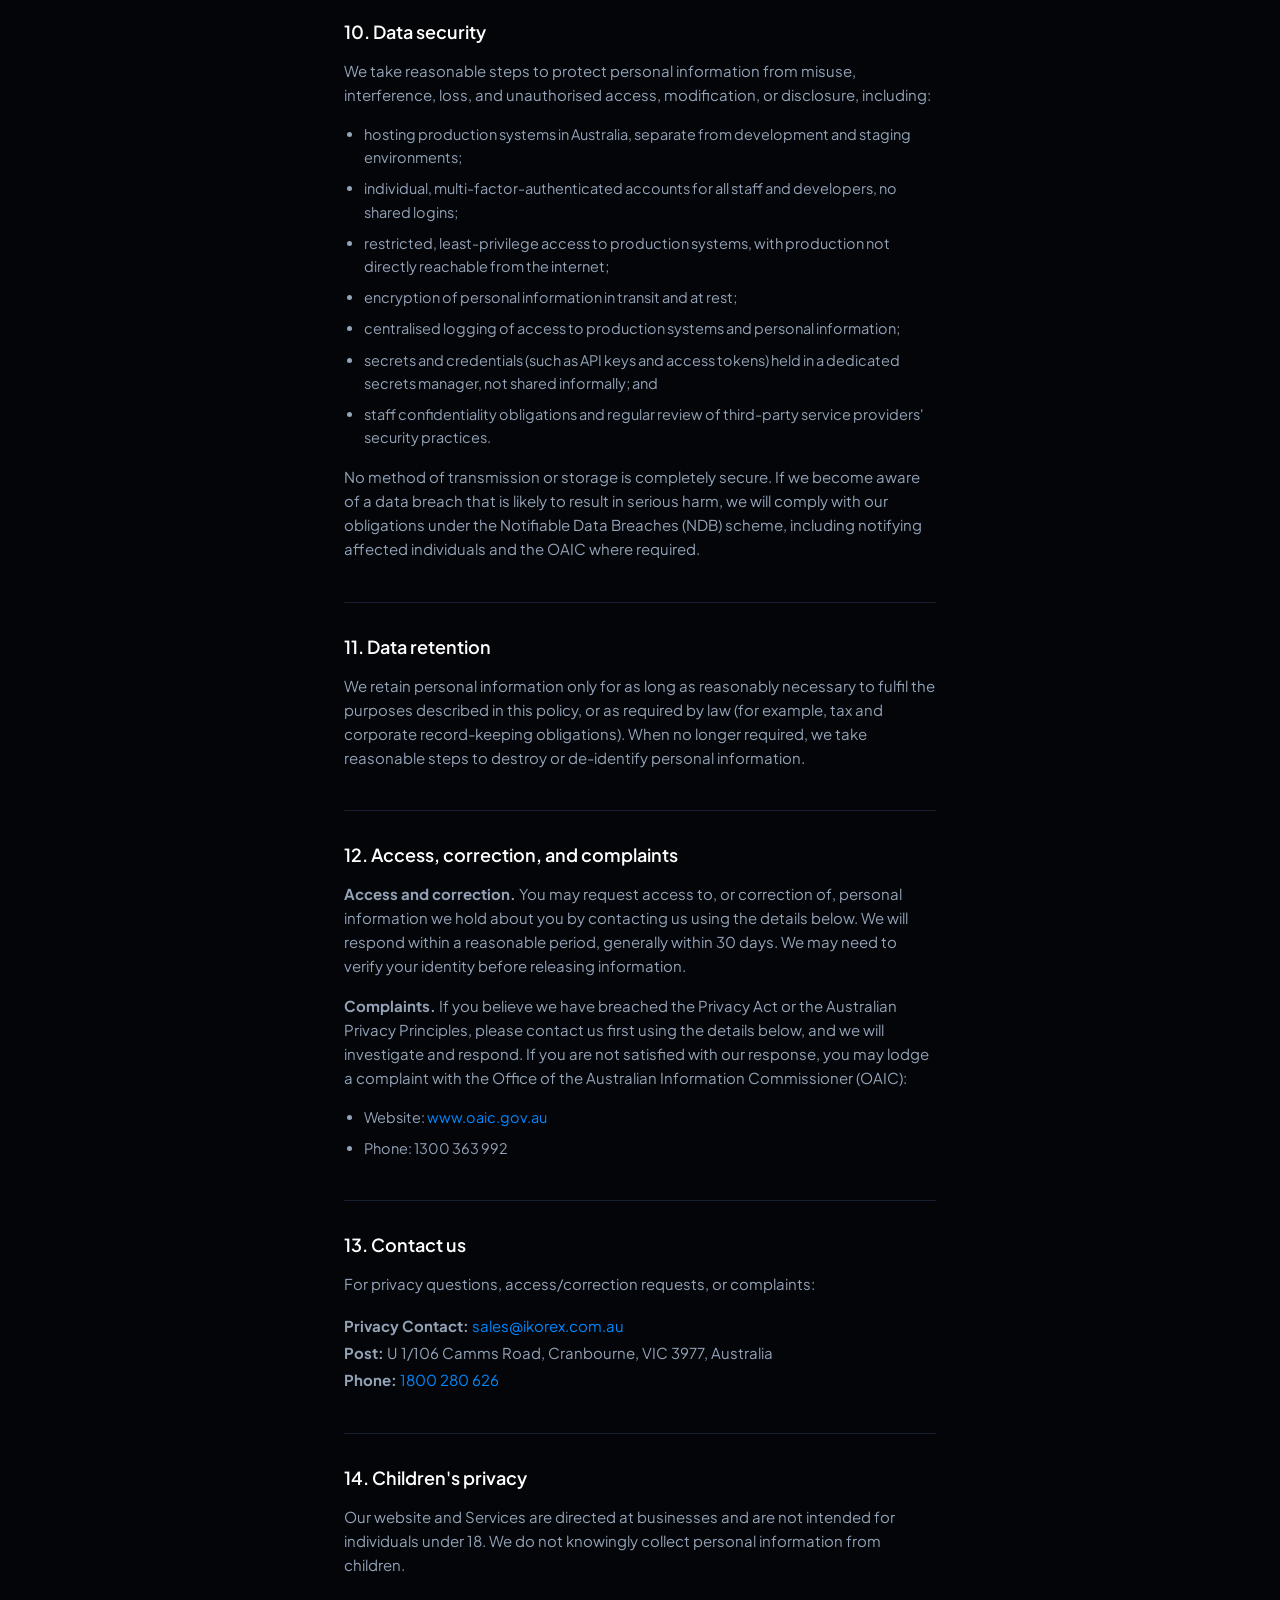
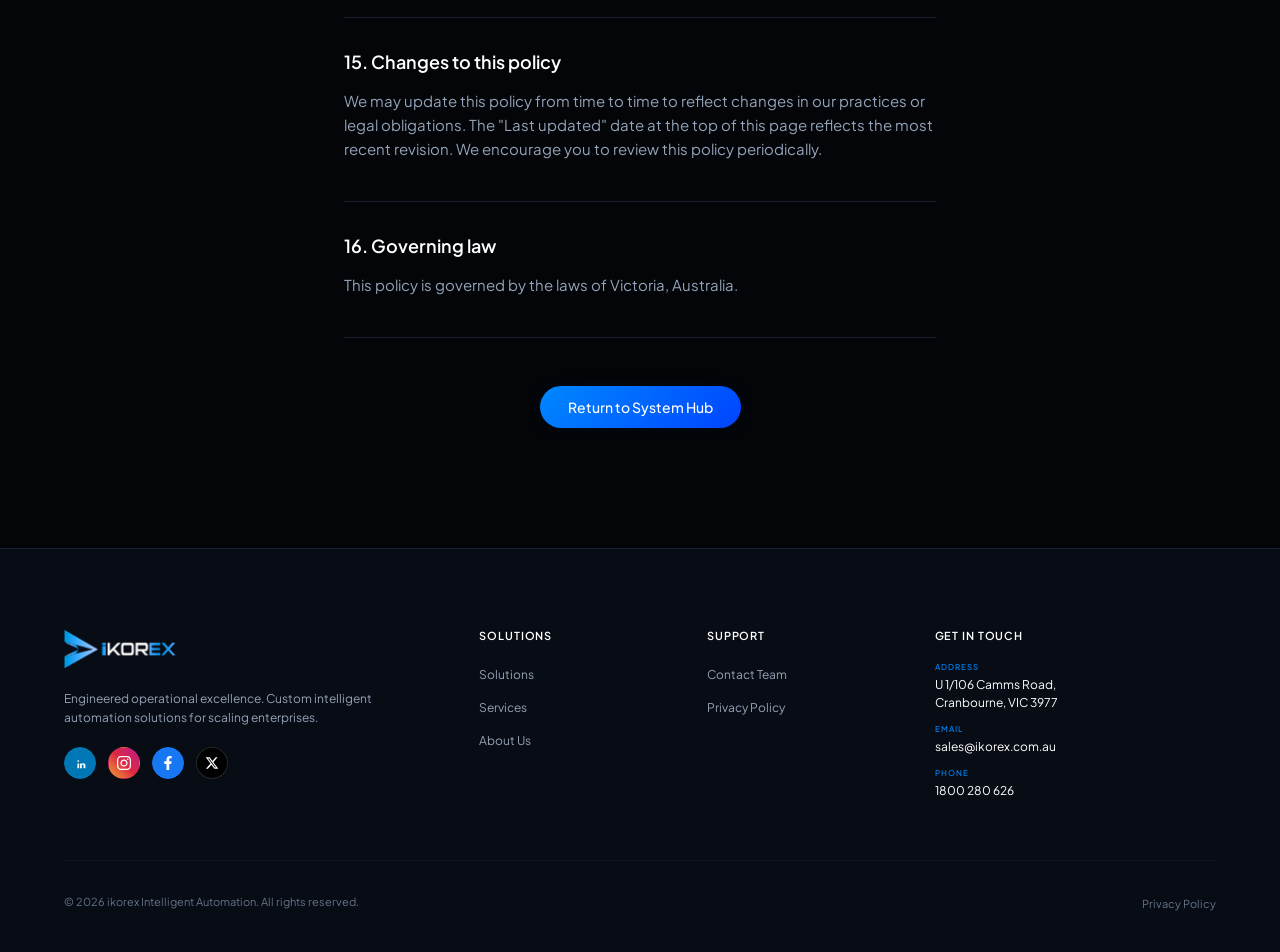
<file: privacy.html>
<!DOCTYPE html>
<html lang="en">

<head>
  <meta charset="UTF-8" />
  <meta name="viewport" content="width=device-width, initial-scale=1.0, user-scalable=no" />
  <title>ikorex — Privacy Policy</title>
  <link
    href="https://fonts.googleapis.com/css2?family=Share+Tech+Mono&family=Plus+Jakarta+Sans:wght@200;300;400;500;600;700;800&family=Instrument+Serif:ital@0;1&family=Syne:wght@400;600;700;800&display=swap"
    rel="stylesheet" />
  <link rel="stylesheet" href="style.css">
</head>

<body class="light-theme">

  <svg class="logo-gradient-defs" xmlns="http://www.w3.org/2000/svg">
    <defs>
      <linearGradient id="arrowGrad" x1="107" y1="110" x2="400" y2="167" gradientUnits="userSpaceOnUse">
        <stop offset="0%" stop-color="#0F3BB0" />
        <stop offset="45%" stop-color="#1A6FBF" />
        <stop offset="80%" stop-color="#1BAE82" />
        <stop offset="100%" stop-color="#26D49C" />
      </linearGradient>
    </defs>
  </svg>

  <div id="site" class="visible">

    <nav>
      <a class="nav-logo" href="index.html?triggerIntro=true">
        <img src="assets/images/Ikorex logo left aligned .png" alt="IKOREX" class="header-logo-img"
          style="width: 140px;height: 140px;">
      </a>
      <ul class="nav-links">
        <li><a id="nhome" href="index.html">Home</a></li>
        <li><a id="nservices" href="services.html">Services</a></li>

        <li><a id="nsolutions" href="solutions.html">Solutions</a></li>
        <li><a id="nabout" href="about.html">About</a></li>
        <li><a id="ncontact" href="contact.html">Contact</a></li>
      </ul>
      <div style="display:flex; align-items:center; gap:12px;">
        <button class="theme-toggle" onclick="toggleTheme()" aria-label="Toggle Theme">
          <svg class="sun-icon" width="16" height="16" viewBox="0 0 24 24" fill="none" stroke="currentColor"
            stroke-width="2" stroke-linecap="round" stroke-linejoin="round">
            <circle cx="12" cy="12" r="5"></circle>
            <line x1="12" y1="1" x2="12" y2="3"></line>
            <line x1="12" y1="21" x2="12" y2="23"></line>
            <line x1="4.22" y1="4.22" x2="5.64" y2="5.64"></line>
            <line x1="18.36" y1="18.36" x2="19.78" y2="19.78"></line>
            <line x1="1" y1="12" x2="3" y2="12"></line>
            <line x1="21" y1="12" x2="23" y2="12"></line>
            <line x1="4.22" y1="19.78" x2="5.64" y2="18.36"></line>
            <line x1="18.36" y1="5.64" x2="19.78" y2="4.22"></line>
          </svg>
          <svg class="moon-icon" width="16" height="16" viewBox="0 0 24 24" fill="none" stroke="currentColor"
            stroke-width="2" stroke-linecap="round" stroke-linejoin="round">
            <path d="M21 12.79A9 9 0 1 1 11.21 3 7 7 0 0 0 21 12.79z"></path>
          </svg>
        </button>
        <button class="btn-nav" onclick="location.href='contact.html'">Initiate Architecture</button>
        <button class="menu-toggle" onclick="toggleMenu()">
          <span></span><span></span><span></span>
        </button>
      </div>
      <div class="scroll-progress-container">
        <div class="scroll-progress-bar"></div>
      </div>
    </nav>

    <div class="page active" id="page-privacy">
      <div class="page-hero">
        <div class="eyebrow animate-hero-1" style="justify-content:center;">Legal Framework</div>
        <h1 class="page-hero-title animate-hero-2">Privacy & <em>Data Management Policy</em></h1>
        <p class="page-hero-sub animate-hero-3">Last updated: 13 Jul 2026 — Effective: 01 Jul 2026</p>
      </div>

      <div class="policy-container">
        <div class="policy-section" data-sr="up">
          <h3 class="policy-h3">1. Introduction</h3>
          <p class="policy-p">ikorex provides intelligent process automation services to businesses, including robotic
            process automation (RPA), WhatsApp-based conversational automation, Order-to-Cash and Procure-to-Pay
            automation, AI computer vision monitoring, and finance and accounting automation ("Services").</p>
          <p class="policy-p">We are committed to protecting personal information in accordance with the Privacy Act
            1988 (Cth) and the Australian Privacy Principles (APPs). This policy explains what personal information we
            collect, why we collect it, how we use and disclose it, and how you can access, correct, or raise concerns
            about it.</p>
          <p class="policy-p">This policy applies to:</p>
          <ul class="policy-list">
            <li>visitors to our website;</li>
            <li>individuals who submit an enquiry or request a scope valuation;</li>
            <li>contacts at our client and prospective client organisations; and</li>
            <li>job applicants.</li>
          </ul>
          <p class="policy-p">It does not replace the separate data processing terms we enter into with clients that
            govern personal information we process on a client's behalf through their deployed automation systems (see
            Section 8).</p>
        </div>

        <div class="policy-section" data-sr="up">
          <h3 class="policy-h3">2. Personal information we collect</h3>
          <p class="policy-p">Depending on how you interact with us, we may collect:</p>
          <ul class="policy-list">
            <li><strong>Contact and identity information:</strong> Name, Job title, Company name, Email address, Phone
              number.</li>
            <li><strong>Enquiry details:</strong> the information you provide in our contact/scope valuation form,
              including your area of interest and a description of your business's operational context.</li>
            <li><strong>Website usage information:</strong> IP address, browser type, device information, pages visited,
              and referral source, collected via Google Analytics and cookies (see Section 5).</li>
            <li><strong>Communications:</strong> records of emails, calls, and messages (including WhatsApp messages,
              where you contact us via WhatsApp) between you and ikorex.</li>
            <li><strong>Job applicant information:</strong> if you apply for a role with us, your resume, cover letter,
              and any information you provide during recruitment.</li>
          </ul>
          <p class="policy-p">We do not knowingly collect sensitive information (such as health, biometric, or financial
            account information) through our website. If sensitive information is ever required for a Service
            engagement, we will seek your separate, explicit consent.</p>
        </div>

        <div class="policy-section" data-sr="up">
          <h3 class="policy-h3">3. How we collect personal information</h3>
          <p class="policy-p">We collect personal information:</p>
          <ul class="policy-list">
            <li>directly from you, when you complete a form on our website, email us, call us, or message us;</li>
            <li>automatically, through cookies and analytics tools when you browse our website; and</li>
            <li>from publicly available sources (such as a company website or LinkedIn) when researching a prospective
              client engagement.</li>
          </ul>
          <p class="policy-p">Where practicable, we collect personal information directly from the individual concerned.
            Where we receive personal information from a third party (for example, a colleague submitting an enquiry on
            behalf of others at their company), we expect that party to have the appropriate authority to share it with
            us.</p>
        </div>

        <div class="policy-section" data-sr="up">
          <h3 class="policy-h3">4. Why we collect, hold, use and disclose personal information</h3>
          <p class="policy-p">We collect and use personal information to:</p>
          <ul class="policy-list">
            <li>respond to enquiries and provide scope valuations or quotes;</li>
            <li>deliver, support, and improve our Services;</li>
            <li>communicate with clients and prospective clients, including via WhatsApp where you initiate or consent
              to that channel;</li>
            <li>manage recruitment and employment processes;</li>
            <li>meet legal, regulatory, accounting, and taxation obligations; and</li>
            <li>for direct marketing about our Services, where you have not opted out (see Section 9).</li>
          </ul>
          <p class="policy-p">We do not sell personal information, and we do not disclose it to third parties for their
            own marketing purposes.</p>
        </div>

        <div class="policy-section" data-sr="up">
          <h3 class="policy-h3">5. Cookies and website analytics</h3>
          <p class="policy-p">Our website uses cookies and similar technologies to operate correctly and to understand
            how visitors use the site. This may include:</p>
          <ul class="policy-list">
            <li><strong>Essential cookies:</strong> required for the website to function.</li>
            <li><strong>Analytics cookies:</strong> to understand visitor behavior in aggregate.</li>
          </ul>
          <p class="policy-p">You can control or disable cookies through your browser settings. Disabling cookies may
            affect some website functionality. We display a cookie consent banner on first visit, giving you the option
            to accept or decline non-essential cookies.</p>
        </div>

        <div class="policy-section" data-sr="up">
          <h3 class="policy-h3">6. WhatsApp and third-party platforms</h3>
          <p class="policy-p">A core part of our Services involves conversational automation delivered through the
            WhatsApp Business Platform, operated by Meta Platforms, Inc. ("Meta"). If you or your organisations
            communicate with us or with an ikorex-deployed automation system via WhatsApp:</p>
          <ul class="policy-list">
            <li>your messages are transmitted and processed through Meta's infrastructure, in accordance with WhatsApp's
              Business Terms and Meta's Privacy Policy;</li>
            <li>Meta may process this data outside Australia, including in the United States; and</li>
            <li>we retain records of these communications as reasonably necessary to deliver and support the relevant
              Service.</li>
          </ul>
          <p class="policy-p">We recommend reviewing WhatsApp's own privacy terms in addition to this policy before
            using that channel to communicate with us.</p>
        </div>

        <div class="policy-section" data-sr="up">
          <h3 class="policy-h3">7. Disclosure of personal information, including overseas</h3>
          <p class="policy-p">We may disclose personal information to:</p>
          <ul class="policy-list">
            <li><strong>Our hosting provider:</strong> ikorex's production automation platform and client data are
              hosted with an Australian-based provider, with data stored in Australia.</li>
            <li><strong>Meta Platforms, Inc.:</strong> in connection with WhatsApp-based communications (see Section 6).
              This is currently the primary overseas transfer connected to our Services.</li>
            <li><strong>Professional advisers:</strong> such as our accountants or lawyers, where necessary.</li>
            <li><strong>Regulators or law enforcement:</strong> where required or authorised by law.</li>
            <li><strong>A prospective buyer or their advisers:</strong> in the event of a sale, merger, or restructure
              of our business, subject to appropriate confidentiality protections.</li>
          </ul>
          <p class="policy-p"><strong>Overseas disclosure (APP 8):</strong> Personal information processed through our
            production automation platform (including client and customer data handled via RPA, O2C/P2P, and finance
            automation Services) is hosted in Australia. The only currently disclosed overseas transfer connected to our
            Services is to Meta Platforms, Inc., in the United States, in connection with WhatsApp-based communications
            (see Section 6) — this is an inherent part of using the WhatsApp Business Platform and cannot be avoided
            while that channel is offered. Where we do disclose personal information overseas, we take reasonable steps
            to ensure the overseas recipient handles it consistently with the Australian Privacy Principles, including
            through contractual protections where appropriate.</p>
        </div>

        <div class="policy-section" data-sr="up">
          <h3 class="policy-h3">8. Personal information we process on behalf of clients</h3>
          <p class="policy-p">Where ikorex deploys RPA, WhatsApp automation, or AI computer vision systems (such as PPE
            detection, retail intelligence, or hospitality analytics) for a client, we may process personal information
            belonging to our client's customers, suppliers, employees, or site visitors (for example, transaction
            records, supplier communications, or footage captured by a client's cameras) strictly as a service provider
            acting on that client's instructions.</p>
          <p class="policy-p">In these engagements:</p>
          <ul class="policy-list">
            <li>our client remains responsible, as the collector, for notifying individuals and obtaining any consents
              required under the Privacy Act;</li>
            <li>our computer vision products are designed to e.g. "process footage using anonymised behavioural
              coordinates rather than identifying individuals" / "avoid facial recognition";</li>
            <li>production systems that process this information are hosted in Australia (see Section 7), and are kept
              separate from our development and staging environments; our developers do not use real client or customer
              data for building or testing. Development and testing use synthetic or de-identified data only;</li>
            <li>access to production systems is restricted to authorised personnel on a least-privilege basis, with
              multi-factor authentication and logged access (see Section 10);</li>
            <li>personal information processed on a client's behalf is handled under the terms of our services agreement
              with that client, which includes confidentiality and data security obligations; and</li>
            <li>this website privacy policy does not itself govern that processing; the client's own privacy policy and
              our services agreement with them do.</li>
          </ul>
        </div>

        <div class="policy-section" data-sr="up">
          <h3 class="policy-h3">9. Direct marketing</h3>
          <p class="policy-p">We may send you information about our Services if you have enquired with us or otherwise
            provided your contact details for that purpose. You can opt out at any time by:</p>
          <ul class="policy-list">
            <li>clicking "unsubscribe" in any marketing email, or</li>
            <li>contacting us using the details in Section 13.</li>
          </ul>
          <p class="policy-p">We will not send direct marketing via WhatsApp unless you have consented to that channel
            for that purpose.</p>
        </div>

        <div class="policy-section" data-sr="up">
          <h3 class="policy-h3">10. Data security</h3>
          <p class="policy-p">We take reasonable steps to protect personal information from misuse, interference, loss,
            and unauthorised access, modification, or disclosure, including:</p>
          <ul class="policy-list">
            <li>hosting production systems in Australia, separate from development and staging environments;</li>
            <li>individual, multi-factor-authenticated accounts for all staff and developers, no shared logins;</li>
            <li>restricted, least-privilege access to production systems, with production not directly reachable from
              the internet;</li>
            <li>encryption of personal information in transit and at rest;</li>
            <li>centralised logging of access to production systems and personal information;</li>
            <li>secrets and credentials (such as API keys and access tokens) held in a dedicated secrets manager, not
              shared informally; and</li>
            <li>staff confidentiality obligations and regular review of third-party service providers' security
              practices.</li>
          </ul>
          <p class="policy-p">No method of transmission or storage is completely secure. If we become aware of a data
            breach that is likely to result in serious harm, we will comply with our obligations under the Notifiable
            Data Breaches (NDB) scheme, including notifying affected individuals and the OAIC where required.</p>
        </div>

        <div class="policy-section" data-sr="up">
          <h3 class="policy-h3">11. Data retention</h3>
          <p class="policy-p">We retain personal information only for as long as reasonably necessary to fulfil the
            purposes described in this policy, or as required by law (for example, tax and corporate record-keeping
            obligations). When no longer required, we take reasonable steps to destroy or de-identify personal
            information.</p>
        </div>

        <div class="policy-section" data-sr="up">
          <h3 class="policy-h3">12. Access, correction, and complaints</h3>
          <p class="policy-p"><strong>Access and correction.</strong> You may request access to, or correction of,
            personal information we hold about you by contacting us using the details below. We will respond within a
            reasonable period, generally within 30 days. We may need to verify your identity before releasing
            information.</p>
          <p class="policy-p"><strong>Complaints.</strong> If you believe we have breached the Privacy Act or the
            Australian Privacy Principles, please contact us first using the details below, and we will investigate and
            respond. If you are not satisfied with our response, you may lodge a complaint with the Office of the
            Australian Information Commissioner (OAIC):</p>
          <ul class="policy-list">
            <li>Website: <a href="https://www.oaic.gov.au" target="_blank" rel="noopener noreferrer"
                style="color: var(--blue); text-decoration: none;">www.oaic.gov.au</a></li>
            <li>Phone: 1300 363 992</li>
          </ul>
        </div>

        <div class="policy-section" data-sr="up">
          <h3 class="policy-h3">13. Contact us</h3>
          <p class="policy-p">For privacy questions, access/correction requests, or complaints:</p>
          <p class="policy-p" style="line-height: 1.8;">
            <strong>Privacy Contact:</strong> <a href="mailto:sales@ikorex.com.au"
              style="color: var(--blue); text-decoration: none;">sales@ikorex.com.au</a><br>
            <strong>Post:</strong> U 1/106 Camms Road, Cranbourne, VIC 3977, Australia<br>
            <strong>Phone:</strong> <a href="tel:1800280626" style="color: var(--blue); text-decoration: none;">1800 280
              626</a>
          </p>
        </div>

        <div class="policy-section" data-sr="up">
          <h3 class="policy-h3">14. Children's privacy</h3>
          <p class="policy-p">Our website and Services are directed at businesses and are not intended for individuals
            under 18. We do not knowingly collect personal information from children.</p>
        </div>

        <div class="policy-section" data-sr="up">
          <h3 class="policy-h3">15. Changes to this policy</h3>
          <p class="policy-p">We may update this policy from time to time to reflect changes in our practices or legal
            obligations. The "Last updated" date at the top of this page reflects the most recent revision. We encourage
            you to review this policy periodically.</p>
        </div>

        <div class="policy-section" data-sr="up">
          <h3 class="policy-h3">16. Governing law</h3>
          <p class="policy-p">This policy is governed by the laws of Victoria, Australia.</p>
        </div>

        <div class="policy-section" style="text-align: center; padding-top: 48px;">
          <button class="btn-primary" onclick="location.href='index.html'">Return to System Hub</button>
        </div>
      </div>
    </div>

    <footer>
      <div class="footer-inner">
        <div class="footer-grid">
          <!-- Column 1: Brand -->
          <div class="footer-brand-col">
            <img src="assets/images/ikorex footer.png" alt="IKOREX" class="footer-logo-img">
            <p class="footer-brand-tagline">Engineered operational excellence. Custom intelligent automation solutions
              for scaling enterprises.</p>
            <div class="footer-socials">
              <a href="#" target="_blank" rel="noopener noreferrer" class="social-link linkedin" aria-label="LinkedIn">
                <svg viewBox="0 0 448 512" fill="currentColor" class="social-icon">
                  <path
                    d="M416 448H353.4V349.5c0-23.7-8.5-39.8-29.7-39.8-16.2 0-25.8 10.9-30 21.4-1.6 3.7-2 8.9-2 14.1V448H228.6s0.9-158.4 0-174.8H291v24.7c8.5-13.1 23.7-31.9 57.7-31.9 42.4 0 74.2 27.7 74.2 87.3V448z M161.4 153.5c-21.3 0-35.4 14-35.4 32.3 0 17.8 13.3 32.3 33.7 32.3h0.4c21.8 0 35.4-14.5 35.4-32.3 0-18.4-13.7-32.3-33.7-32.3zM129.5 448H192V273.2H129.5V448z" />
                </svg>
              </a>
              <a href="#" target="_blank" rel="noopener noreferrer" class="social-link instagram"
                aria-label="Instagram">
                <svg viewBox="0 0 24 24" fill="currentColor" class="social-icon">
                  <path
                    d="M12 0C8.74 0 8.333.015 7.053.072 5.775.132 4.905.333 4.14.63c-.789.306-1.459.717-2.126 1.384S.935 3.35.63 4.14C.333 4.905.131 5.775.072 7.053.012 8.333 0 8.74 0 12s.015 3.667.072 4.947c.06 1.277.261 2.148.558 2.913.306.788.717 1.459 1.384 2.126.667.666 1.336 1.079 2.126 1.384.766.296 1.636.499 2.913.558C8.333 23.988 8.74 24 12 24s3.667-.015 4.947-.072c1.277-.06 2.148-.262 2.913-.558.788-.306 1.459-.718 2.126-1.384.666-.667 1.079-1.335 1.384-2.126.296-.765.499-1.636.558-2.913.06-1.28.072-1.687.072-4.947s-.015-3.667-.072-4.947c-.06-1.277-.262-2.149-.558-2.913-.306-.789-.718-1.459-1.384-2.126C21.319 1.347 20.651.935 19.86.63c-.765-.297-1.636-.499-2.913-.558C15.667.012 15.26 0 12 0zm0 2.16c3.203 0 3.585.016 4.85.071 1.17.055 1.805.249 2.227.415.562.217.96.477 1.382.896.419.42.679.819.896 1.381.164.422.36 1.057.413 2.227.057 1.266.07 1.646.07 4.85s-.015 3.585-.074 4.85c-.061 1.17-.256 1.805-.421 2.227-.224.562-.479.96-.899 1.382-.419.419-.824.679-1.38.896-.42.164-1.065.36-2.235.413-1.274.057-1.649.07-4.859.07-3.211 0-3.586-.015-4.859-.074-1.171-.061-1.816-.256-2.236-.421-.569-.224-.96-.479-1.379-.899-.421-.419-.69-.824-.9-1.38-.165-.42-.359-1.065-.42-2.235-.045-1.26-.061-1.649-.061-4.844 0-3.196.016-3.586.061-4.861.061-1.17.255-1.814.42-2.234.21-.57.479-.96.9-1.381.419-.419.81-.689 1.379-.898.42-.166 1.051-.361 2.221-.421 1.275-.045 1.65-.06 4.859-.06l.045.03zm0 3.678c-3.405 0-6.162 2.76-6.162 6.162 0 3.405 2.76 6.162 6.162 6.162 3.405 0 6.162-2.76 6.162-6.162 0-3.405-2.76-6.162-6.162-6.162zM12 16c-2.21 0-4-1.79-4-4s1.79-4 4-4 4 1.79 4 4-1.79 4-4 4zm7.846-10.405c0 .795-.646 1.44-1.44 1.44-.795 0-1.44-.646-1.44-1.44 0-.794.646-1.439 1.44-1.439.793-.001 1.44.645 1.44 1.439z" />
                </svg>
              </a>
              <a href="#" target="_blank" rel="noopener noreferrer" class="social-link facebook" aria-label="Facebook">
                <svg viewBox="0 0 320 512" fill="currentColor" class="social-icon">
                  <path
                    d="M279.14 288l14.22-92.66h-88.91v-60.13c0-25.35 12.42-50.06 52.24-50.06h40.42V6.26S260.43 0 225.36 0c-73.22 0-121.08 44.38-121.08 124.72v70.62H22.89V288h81.39v224h100.17V288z" />
                </svg>
              </a>
              <a href="#" target="_blank" rel="noopener noreferrer" class="social-link x" aria-label="X">
                <svg viewBox="0 0 24 24" fill="currentColor" class="social-icon">
                  <path
                    d="M18.244 2.25h3.308l-7.227 8.26 8.502 11.24H16.17l-5.214-6.817L4.99 21.75H1.68l7.73-8.835L1.254 2.25H8.08l4.713 6.231zm-1.161 17.52h1.833L7.084 4.126H5.117z" />
                </svg>
              </a>
            </div>
          </div>

          <!-- Column 2: Navigation -->
          <div class="footer-nav-col">
            <h4 class="footer-heading">Solutions</h4>
            <ul class="footer-links-list">
              <li><a href="solutions.html">Solutions</a></li>
              <li><a href="services.html">Services</a></li>
              <li><a href="about.html">About Us</a></li>
            </ul>
          </div>

          <!-- Column 3: Support -->
          <div class="footer-nav-col">
            <h4 class="footer-heading">Support</h4>
            <ul class="footer-links-list">
              <li><a href="contact.html">Contact Team</a></li>
              <li><a href="privacy.html">Privacy Policy</a></li>
            </ul>
          </div>

          <!-- Column 4: Contact Details -->
          <div class="footer-contact-col">
            <h4 class="footer-heading">Get in Touch</h4>
            <ul class="footer-contact-details">
              <li>
                <span class="detail-label">Address</span>
                <a href="https://maps.google.com/?q=U+1/106+Camms+Road,+Cranbourne,+VIC+3977" target="_blank"
                  rel="noopener noreferrer" class="detail-link">
                  U 1/106 Camms Road,<br>Cranbourne, VIC 3977
                </a>
              </li>
              <li>
                <span class="detail-label">Email</span>
                <a href="mailto:sales@ikorex.com.au" class="detail-link">sales@ikorex.com.au</a>
              </li>
              <li>
                <span class="detail-label">Phone</span>
                <a href="tel:1800280626" class="detail-link">1800 280 626</a>
              </li>
            </ul>
          </div>
        </div>

        <!-- Footer Bottom -->
        <div class="footer-bottom">
          <div class="footer-copy">
            © 2026 ikorex Intelligent Automation. All rights reserved.
          </div>
          <div class="footer-legal">
            <a href="privacy.html" class="privacy-link">Privacy Policy</a>
          </div>
        </div>
      </div>
    </footer>
  </div>

  <script src="app.js"></script>
</body>

</html>
</file>
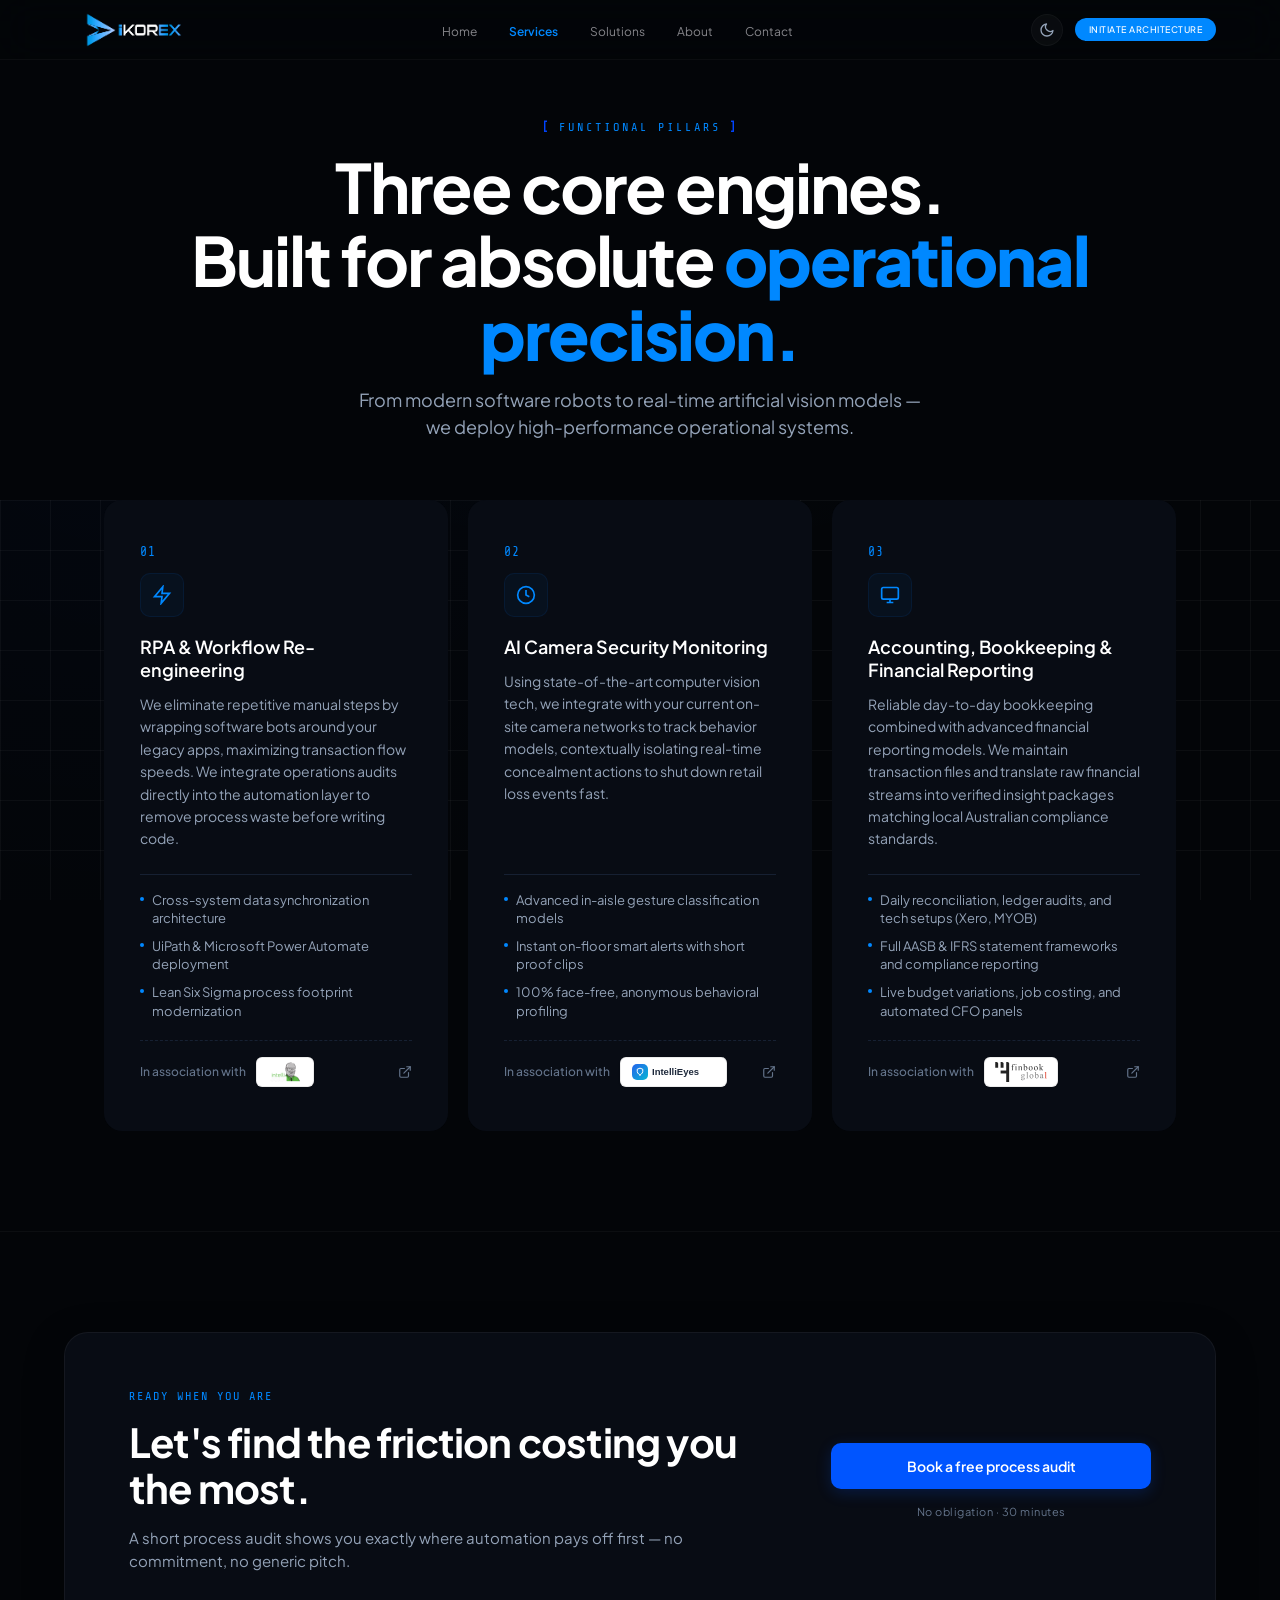
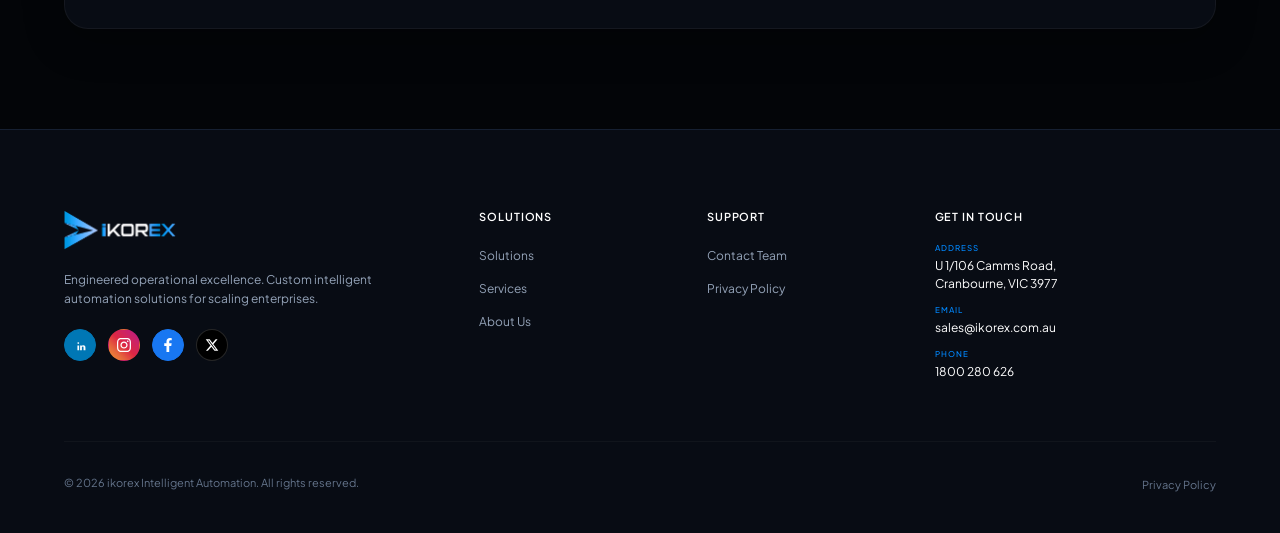
<file: services.html>
<!DOCTYPE html>
<html lang="en">

<head>
  <meta charset="UTF-8" />
  <meta name="viewport" content="width=device-width, initial-scale=1.0, user-scalable=no" />
  <title>ikorex — Service Pillars</title>
  <link
    href="https://fonts.googleapis.com/css2?family=Share+Tech+Mono&family=Plus+Jakarta+Sans:wght@200;300;400;500;600;700;800&family=Instrument+Serif:ital@0;1&family=Syne:wght@400;600;700;800&display=swap"
    rel="stylesheet" />
  <link rel="stylesheet" href="style.css">
</head>

<body class="light-theme">

  <svg class="logo-gradient-defs" xmlns="http://www.w3.org/2000/svg">
    <defs>
      <linearGradient id="arrowGrad" x1="107" y1="110" x2="400" y2="167" gradientUnits="userSpaceOnUse">
        <stop offset="0%" stop-color="#0F3BB0" />
        <stop offset="45%" stop-color="#1A6FBF" />
        <stop offset="80%" stop-color="#1BAE82" />
        <stop offset="100%" stop-color="#26D49C" />
      </linearGradient>
    </defs>
  </svg>

  <div id="site" class="visible">

    <nav>
      <a class="nav-logo" href="index.html?triggerIntro=true">
        <img src="assets/images/Ikorex logo left aligned .png" alt="IKOREX" class="header-logo-img"
          style="width: 140px;height: 140px;">
      </a>
      <ul class="nav-links">
        <li><a id="nhome" href="index.html">Home</a></li>
        <li><a id="nservices" class="active" href="services.html">Services</a></li>
        <li><a id="nsolutions" href="solutions.html">Solutions</a></li>

        <li><a id="nabout" href="about.html">About</a></li>
        <li><a id="ncontact" href="contact.html">Contact</a></li>
      </ul>
      <div style="display:flex; align-items:center; gap:12px;">
        <button class="theme-toggle" onclick="toggleTheme()" aria-label="Toggle Theme">
          <svg class="sun-icon" width="16" height="16" viewBox="0 0 24 24" fill="none" stroke="currentColor"
            stroke-width="2" stroke-linecap="round" stroke-linejoin="round">
            <circle cx="12" cy="12" r="5"></circle>
            <line x1="12" y1="1" x2="12" y2="3"></line>
            <line x1="12" y1="21" x2="12" y2="23"></line>
            <line x1="4.22" y1="4.22" x2="5.64" y2="5.64"></line>
            <line x1="18.36" y1="18.36" x2="19.78" y2="19.78"></line>
            <line x1="1" y1="12" x2="3" y2="12"></line>
            <line x1="21" y1="12" x2="23" y2="12"></line>
            <line x1="4.22" y1="19.78" x2="5.64" y2="18.36"></line>
            <line x1="18.36" y1="5.64" x2="19.78" y2="4.22"></line>
          </svg>
          <svg class="moon-icon" width="16" height="16" viewBox="0 0 24 24" fill="none" stroke="currentColor"
            stroke-width="2" stroke-linecap="round" stroke-linejoin="round">
            <path d="M21 12.79A9 9 0 1 1 11.21 3 7 7 0 0 0 21 12.79z"></path>
          </svg>
        </button>
        <button class="btn-nav" onclick="location.href='contact.html'">Initiate Architecture</button>
        <button class="menu-toggle" onclick="toggleMenu()">
          <span></span><span></span><span></span>
        </button>
      </div>
      <div class="scroll-progress-container">
        <div class="scroll-progress-bar"></div>
      </div>
    </nav>

    <div class="page active" id="page-services">
      <div class="page-hero">
        <div class="eyebrow animate-hero-1" style="justify-content:center;">Functional Pillars</div>
        <h1 class="page-hero-title animate-hero-2">Three core engines.<br>Built for absolute <em>operational
            precision.</em></h1>
        <p class="page-hero-sub animate-hero-3">From modern software robots to real-time artificial vision models — we
          deploy high-performance operational systems.</p>
      </div>

      <div class="services-grid">
        <div class="svc-card glow-card" data-sr="up">
          <div class="svc-num">01</div>
          <div class="svc-icon"><svg viewBox="0 0 24 24" fill="none" stroke="#1A6FBF" stroke-width="2">
              <polygon points="13 2 3 14 12 14 11 22 21 10 12 10 13 2" />
            </svg></div>
          <div class="svc-title">RPA & Workflow Re-engineering</div>
          <p class="svc-body">We eliminate repetitive manual steps by wrapping software bots around your legacy apps,
            maximizing transaction flow speeds. We integrate operations audits directly into the automation layer to
            remove process waste before writing code.</p>
          <div class="svc-sub-list">
            <div class="svc-sub-item">
              <div class="svc-sub-dot"></div>Cross-system data synchronization architecture
            </div>
            <div class="svc-sub-item">
              <div class="svc-sub-dot"></div>UiPath & Microsoft Power Automate deployment
            </div>
            <div class="svc-sub-item">
              <div class="svc-sub-dot"></div>Lean Six Sigma process footprint modernization
            </div>
          </div>
          <a href="https://intellijohn.com/" target="_blank" rel="noopener noreferrer" class="svc-partner">
            <span class="svc-partner-label">In association with</span>
            <span class="svc-partner-logo-wrap">
              <img src="assets/images/intellijohn-logo.png" alt="Intellijohn" class="svc-partner-logo">
            </span>
            <svg class="svc-partner-arrow" width="14" height="14" viewBox="0 0 24 24" fill="none" stroke="currentColor"
              stroke-width="2" stroke-linecap="round" stroke-linejoin="round">
              <path d="M18 13v6a2 2 0 0 1-2 2H5a2 2 0 0 1-2-2V8a2 2 0 0 1 2-2h6"></path>
              <polyline points="15 3 21 3 21 9"></polyline>
              <line x1="10" y1="14" x2="21" y2="3"></line>
            </svg>
          </a>
        </div>

        <div class="svc-card glow-card" data-sr="up" data-sr-delay="1">
          <div class="svc-num">02</div>
          <div class="svc-icon"><svg viewBox="0 0 24 24" fill="none" stroke="#1A6FBF" stroke-width="2">
              <circle cx="12" cy="12" r="10" />
              <path d="M12 6v6l4 2" />
            </svg></div>
          <div class="svc-title">AI Camera Security Monitoring</div>
          <p class="svc-body">Using state-of-the-art computer vision tech, we integrate with your current on-site camera
            networks to track behavior models, contextually isolating real-time concealment actions to shut down retail
            loss events fast.</p>
          <div class="svc-sub-list">
            <div class="svc-sub-item">
              <div class="svc-sub-dot"></div>Advanced in-aisle gesture classification models
            </div>
            <div class="svc-sub-item">
              <div class="svc-sub-dot"></div>Instant on-floor smart alerts with short proof clips
            </div>
            <div class="svc-sub-item">
              <div class="svc-sub-dot"></div>100% face-free, anonymous behavioral profiling
            </div>
          </div>
          <a href="https://eeyes.ai/" target="_blank" rel="noopener noreferrer" class="svc-partner">
            <span class="svc-partner-label">In association with</span>
            <span class="svc-partner-logo-wrap">
              <img src="assets/images/intellieyes-logo.svg" alt="Intellieyes" class="svc-partner-logo">
            </span>
            <svg class="svc-partner-arrow" width="14" height="14" viewBox="0 0 24 24" fill="none" stroke="currentColor"
              stroke-width="2" stroke-linecap="round" stroke-linejoin="round">
              <path d="M18 13v6a2 2 0 0 1-2 2H5a2 2 0 0 1-2-2V8a2 2 0 0 1 2-2h6"></path>
              <polyline points="15 3 21 3 21 9"></polyline>
              <line x1="10" y1="14" x2="21" y2="3"></line>
            </svg>
          </a>
        </div>

        <div class="svc-card glow-card" data-sr="up" data-sr-delay="2">
          <div class="svc-num">03</div>
          <div class="svc-icon"><svg viewBox="0 0 24 24" fill="none" stroke="#1A6FBF" stroke-width="2">
              <rect x="2" y="3" width="20" height="14" rx="2" />
              <line x1="8" y1="21" x2="16" y2="21" />
              <line x1="12" y1="17" x2="12" y2="21" />
            </svg></div>
          <div class="svc-title">Accounting, Bookkeeping & Financial Reporting</div>
          <p class="svc-body">Reliable day-to-day bookkeeping combined with advanced financial reporting models. We
            maintain transaction files and translate raw financial streams into verified insight packages matching local
            Australian compliance standards.</p>
          <div class="svc-sub-list">
            <div class="svc-sub-item">
              <div class="svc-sub-dot"></div>Daily reconciliation, ledger audits, and tech setups (Xero, MYOB)
            </div>
            <div class="svc-sub-item">
              <div class="svc-sub-dot"></div>Full AASB & IFRS statement frameworks and compliance reporting
            </div>
            <div class="svc-sub-item">
              <div class="svc-sub-dot"></div>Live budget variations, job costing, and automated CFO panels
            </div>
          </div>
          <a href="https://finbookglobal.com/" target="_blank" rel="noopener noreferrer" class="svc-partner">
            <span class="svc-partner-label">In association with</span>
            <span class="svc-partner-logo-wrap">
              <img src="assets/images/finbookglobal-logo.svg" alt="finbookglobal" class="svc-partner-logo">
            </span>
            <svg class="svc-partner-arrow" width="14" height="14" viewBox="0 0 24 24" fill="none" stroke="currentColor"
              stroke-width="2" stroke-linecap="round" stroke-linejoin="round">
              <path d="M18 13v6a2 2 0 0 1-2 2H5a2 2 0 0 1-2-2V8a2 2 0 0 1 2-2h6"></path>
              <polyline points="15 3 21 3 21 9"></polyline>
              <line x1="10" y1="14" x2="21" y2="3"></line>
            </svg>
          </a>
        </div>
      </div>

      <!-- Audit CTA Section -->
      <section class="audit-cta-section" data-sr="up">
        <div class="audit-cta-inner">
          <div class="audit-cta-card glow-card">
            <div class="audit-cta-left">
              <div class="audit-cta-eyebrow">Ready when you are</div>
              <h2 class="audit-cta-title">Let's find the friction costing you the most.</h2>
              <p class="audit-cta-desc">A short process audit shows you exactly where automation pays off first — no
                commitment, no generic pitch.</p>
            </div>
            <div class="audit-cta-right">
              <div class="audit-cta-buttons">
                <a href="contact.html" class="audit-btn-primary">Book a free process audit</a>
              </div>
              <div class="audit-cta-note">No obligation · 30 minutes</div>
            </div>
          </div>
        </div>
      </section>
    </div>

    <footer>
      <div class="footer-inner">
        <div class="footer-grid">
          <!-- Column 1: Brand -->
          <div class="footer-brand-col">
            <img src="assets/images/ikorex footer.png" alt="IKOREX" class="footer-logo-img">
            <p class="footer-brand-tagline">Engineered operational excellence. Custom intelligent automation solutions
              for scaling enterprises.</p>
            <div class="footer-socials">
              <a href="#" target="_blank" rel="noopener noreferrer" class="social-link linkedin" aria-label="LinkedIn">
                <svg viewBox="0 0 448 512" fill="currentColor" class="social-icon">
                  <path
                    d="M416 448H353.4V349.5c0-23.7-8.5-39.8-29.7-39.8-16.2 0-25.8 10.9-30 21.4-1.6 3.7-2 8.9-2 14.1V448H228.6s0.9-158.4 0-174.8H291v24.7c8.5-13.1 23.7-31.9 57.7-31.9 42.4 0 74.2 27.7 74.2 87.3V448z M161.4 153.5c-21.3 0-35.4 14-35.4 32.3 0 17.8 13.3 32.3 33.7 32.3h0.4c21.8 0 35.4-14.5 35.4-32.3 0-18.4-13.7-32.3-33.7-32.3zM129.5 448H192V273.2H129.5V448z" />
                </svg>
              </a>
              <a href="#" target="_blank" rel="noopener noreferrer" class="social-link instagram"
                aria-label="Instagram">
                <svg viewBox="0 0 24 24" fill="currentColor" class="social-icon">
                  <path
                    d="M12 0C8.74 0 8.333.015 7.053.072 5.775.132 4.905.333 4.14.63c-.789.306-1.459.717-2.126 1.384S.935 3.35.63 4.14C.333 4.905.131 5.775.072 7.053.012 8.333 0 8.74 0 12s.015 3.667.072 4.947c.06 1.277.261 2.148.558 2.913.306.788.717 1.459 1.384 2.126.667.666 1.336 1.079 2.126 1.384.766.296 1.636.499 2.913.558C8.333 23.988 8.74 24 12 24s3.667-.015 4.947-.072c1.277-.06 2.148-.262 2.913-.558.788-.306 1.459-.718 2.126-1.384.666-.667 1.079-1.335 1.384-2.126.296-.765.499-1.636.558-2.913.06-1.28.072-1.687.072-4.947s-.015-3.667-.072-4.947c-.06-1.277-.262-2.149-.558-2.913-.306-.789-.718-1.459-1.384-2.126C21.319 1.347 20.651.935 19.86.63c-.765-.297-1.636-.499-2.913-.558C15.667.012 15.26 0 12 0zm0 2.16c3.203 0 3.585.016 4.85.071 1.17.055 1.805.249 2.227.415.562.217.96.477 1.382.896.419.42.679.819.896 1.381.164.422.36 1.057.413 2.227.057 1.266.07 1.646.07 4.85s-.015 3.585-.074 4.85c-.061 1.17-.256 1.805-.421 2.227-.224.562-.479.96-.899 1.382-.419.419-.824.679-1.38.896-.42.164-1.065.36-2.235.413-1.274.057-1.649.07-4.859.07-3.211 0-3.586-.015-4.859-.074-1.171-.061-1.816-.256-2.236-.421-.569-.224-.96-.479-1.379-.899-.421-.419-.69-.824-.9-1.38-.165-.42-.359-1.065-.42-2.235-.045-1.26-.061-1.649-.061-4.844 0-3.196.016-3.586.061-4.861.061-1.17.255-1.814.42-2.234.21-.57.479-.96.9-1.381.419-.419.81-.689 1.379-.898.42-.166 1.051-.361 2.221-.421 1.275-.045 1.65-.06 4.859-.06l.045.03zm0 3.678c-3.405 0-6.162 2.76-6.162 6.162 0 3.405 2.76 6.162 6.162 6.162 3.405 0 6.162-2.76 6.162-6.162 0-3.405-2.76-6.162-6.162-6.162zM12 16c-2.21 0-4-1.79-4-4s1.79-4 4-4 4 1.79 4 4-1.79 4-4 4zm7.846-10.405c0 .795-.646 1.44-1.44 1.44-.795 0-1.44-.646-1.44-1.44 0-.794.646-1.439 1.44-1.439.793-.001 1.44.645 1.44 1.439z" />
                </svg>
              </a>
              <a href="#" target="_blank" rel="noopener noreferrer" class="social-link facebook" aria-label="Facebook">
                <svg viewBox="0 0 320 512" fill="currentColor" class="social-icon">
                  <path
                    d="M279.14 288l14.22-92.66h-88.91v-60.13c0-25.35 12.42-50.06 52.24-50.06h40.42V6.26S260.43 0 225.36 0c-73.22 0-121.08 44.38-121.08 124.72v70.62H22.89V288h81.39v224h100.17V288z" />
                </svg>
              </a>
              <a href="#" target="_blank" rel="noopener noreferrer" class="social-link x" aria-label="X">
                <svg viewBox="0 0 24 24" fill="currentColor" class="social-icon">
                  <path
                    d="M18.244 2.25h3.308l-7.227 8.26 8.502 11.24H16.17l-5.214-6.817L4.99 21.75H1.68l7.73-8.835L1.254 2.25H8.08l4.713 6.231zm-1.161 17.52h1.833L7.084 4.126H5.117z" />
                </svg>
              </a>
            </div>
          </div>

          <!-- Column 2: Navigation -->
          <div class="footer-nav-col">
            <h4 class="footer-heading">Solutions</h4>
            <ul class="footer-links-list">
              <li><a href="solutions.html">Solutions</a></li>
              <li><a href="services.html">Services</a></li>
              <li><a href="about.html">About Us</a></li>
            </ul>
          </div>

          <!-- Column 3: Support -->
          <div class="footer-nav-col">
            <h4 class="footer-heading">Support</h4>
            <ul class="footer-links-list">
              <li><a href="contact.html">Contact Team</a></li>
              <li><a href="privacy.html">Privacy Policy</a></li>
            </ul>
          </div>

          <!-- Column 4: Contact Details -->
          <div class="footer-contact-col">
            <h4 class="footer-heading">Get in Touch</h4>
            <ul class="footer-contact-details">
              <li>
                <span class="detail-label">Address</span>
                <a href="https://maps.google.com/?q=U+1/106+Camms+Road,+Cranbourne,+VIC+3977" target="_blank"
                  rel="noopener noreferrer" class="detail-link">
                  U 1/106 Camms Road,<br>Cranbourne, VIC 3977
                </a>
              </li>
              <li>
                <span class="detail-label">Email</span>
                <a href="mailto:sales@ikorex.com.au" class="detail-link">sales@ikorex.com.au</a>
              </li>
              <li>
                <span class="detail-label">Phone</span>
                <a href="tel:1800280626" class="detail-link">1800 280 626</a>
              </li>
            </ul>
          </div>
        </div>

        <!-- Footer Bottom -->
        <div class="footer-bottom">
          <div class="footer-copy">
            © 2026 ikorex Intelligent Automation. All rights reserved.
          </div>
          <div class="footer-legal">
            <a href="privacy.html" class="privacy-link">Privacy Policy</a>
          </div>
        </div>
      </div>
    </footer>
  </div>

  <script src="app.js"></script>
</body>

</html>
</file>
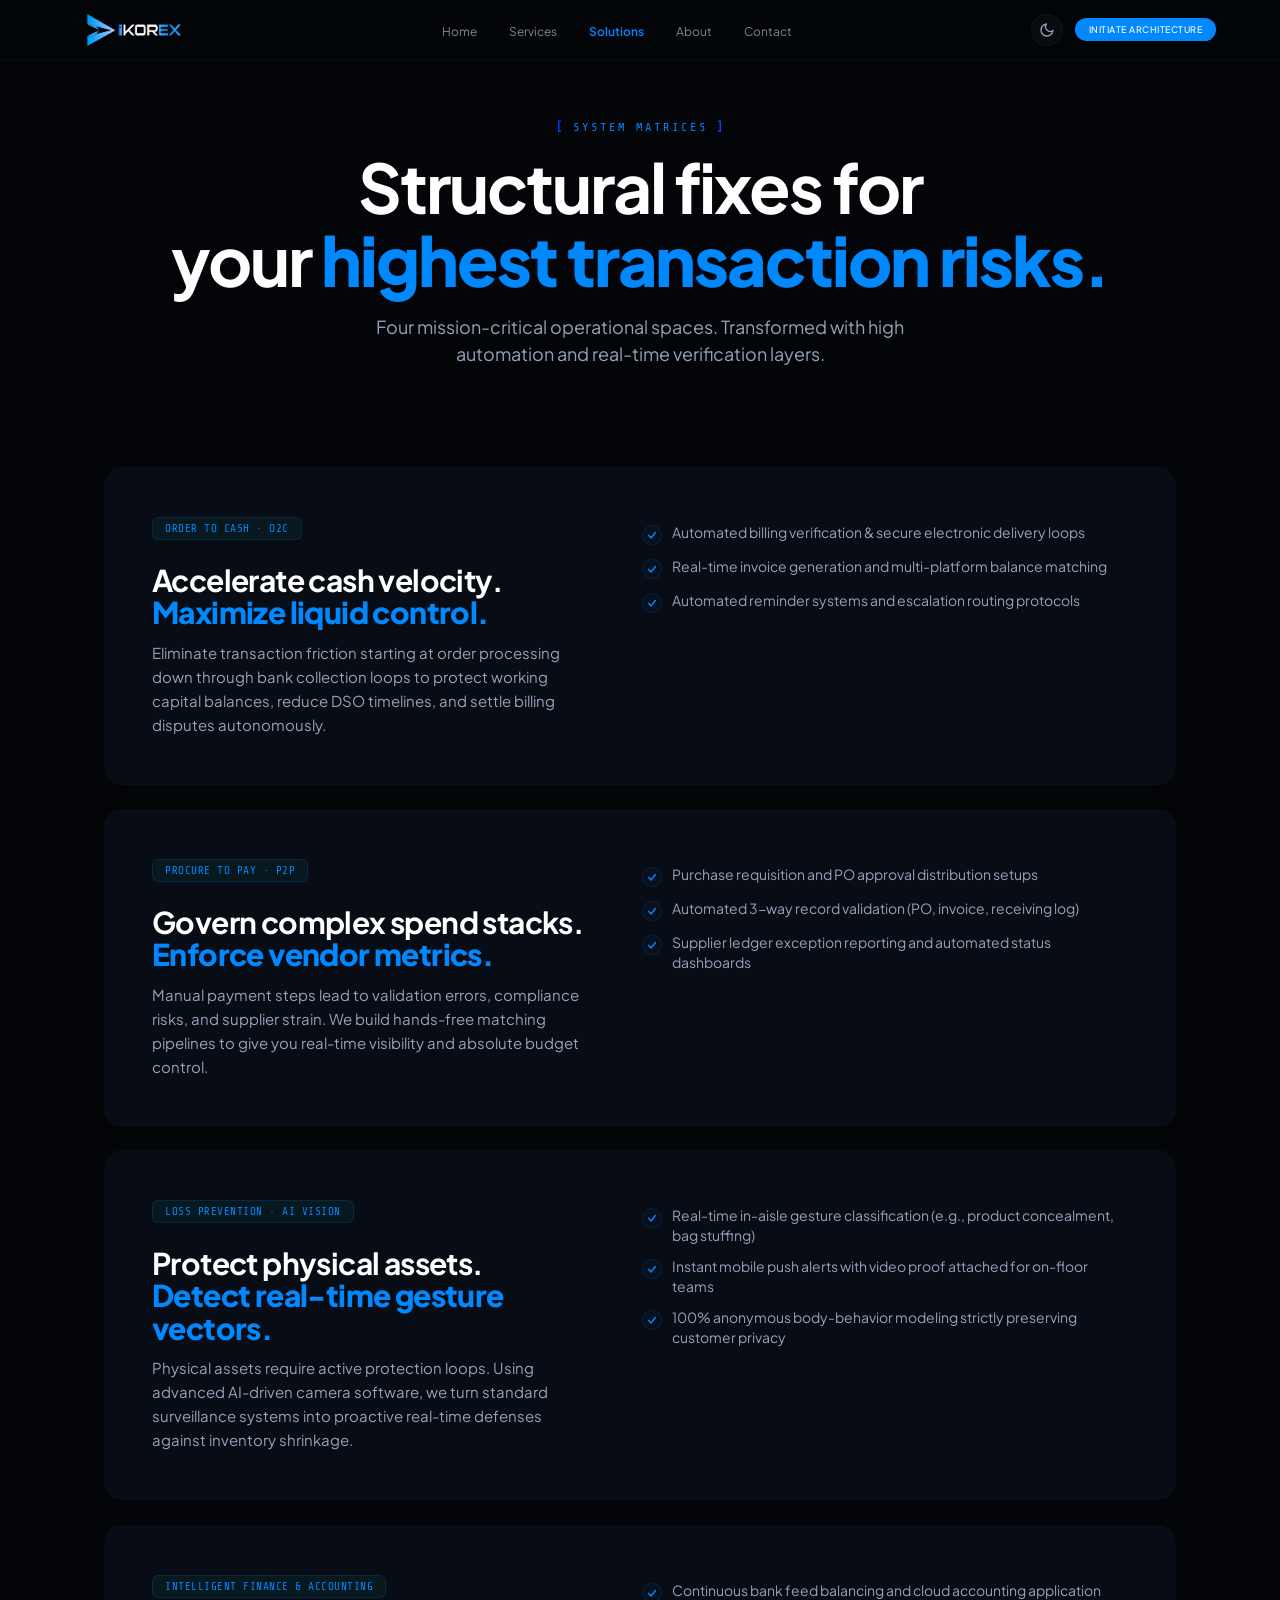
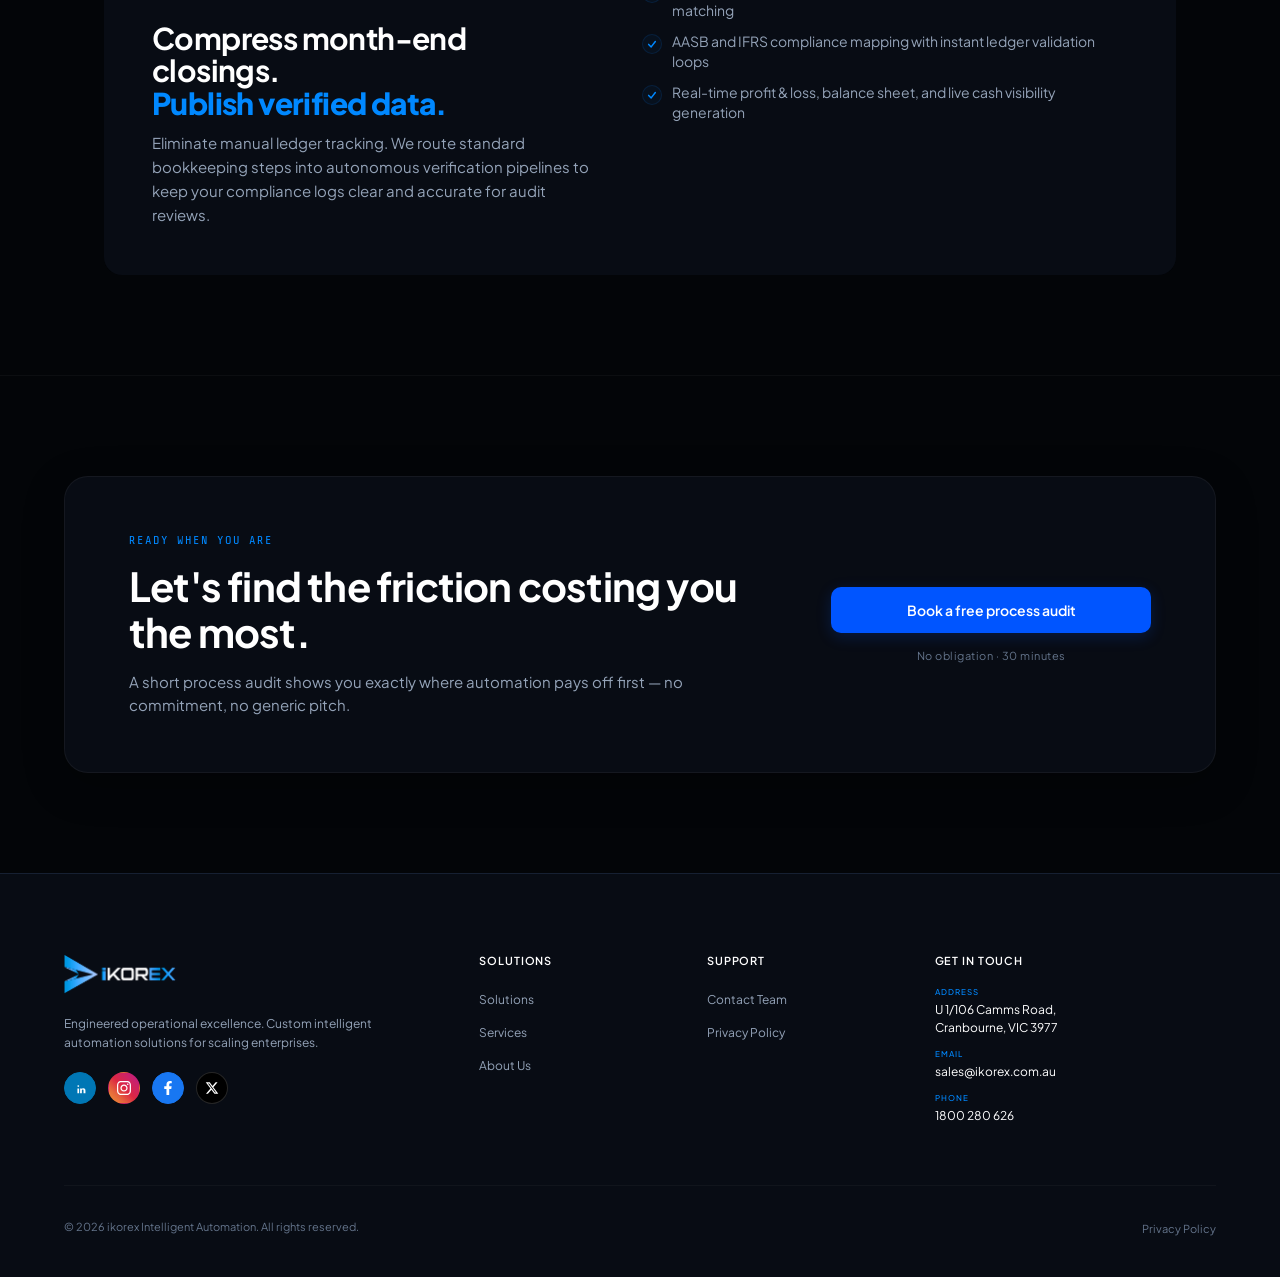
<file: solutions.html>
<!DOCTYPE html>
<html lang="en">

<head>
  <meta charset="UTF-8" />
  <meta name="viewport" content="width=device-width, initial-scale=1.0, user-scalable=no" />
  <title>ikorex — Solutions Matrix</title>
  <link
    href="https://fonts.googleapis.com/css2?family=Share+Tech+Mono&family=Plus+Jakarta+Sans:wght@200;300;400;500;600;700;800&family=Instrument+Serif:ital@0;1&family=Syne:wght@400;600;700;800&display=swap"
    rel="stylesheet" />
  <link rel="stylesheet" href="style.css">
</head>

<body class="light-theme">

  <svg class="logo-gradient-defs" xmlns="http://www.w3.org/2000/svg">
    <defs>
      <linearGradient id="arrowGrad" x1="107" y1="110" x2="400" y2="167" gradientUnits="userSpaceOnUse">
        <stop offset="0%" stop-color="#0F3BB0" />
        <stop offset="45%" stop-color="#1A6FBF" />
        <stop offset="80%" stop-color="#1BAE82" />
        <stop offset="100%" stop-color="#26D49C" />
      </linearGradient>
    </defs>
  </svg>

  <div id="site" class="visible">

    <nav>
      <a class="nav-logo" href="index.html?triggerIntro=true">
        <img src="assets/images/Ikorex logo left aligned .png" alt="IKOREX" class="header-logo-img"
          style="width: 140px;height: 140px;">
      </a>
      <ul class="nav-links">
        <li><a id="nhome" href="index.html">Home</a></li>
        <li><a id="nservices" href="services.html">Services</a></li>
        <li><a id="nsolutions" class="active" href="solutions.html">Solutions</a></li>

        <li><a id="nabout" href="about.html">About</a></li>
        <li><a id="ncontact" href="contact.html">Contact</a></li>
      </ul>
      <div style="display:flex; align-items:center; gap:12px;">
        <button class="theme-toggle" onclick="toggleTheme()" aria-label="Toggle Theme">
          <svg class="sun-icon" width="16" height="16" viewBox="0 0 24 24" fill="none" stroke="currentColor"
            stroke-width="2" stroke-linecap="round" stroke-linejoin="round">
            <circle cx="12" cy="12" r="5"></circle>
            <line x1="12" y1="1" x2="12" y2="3"></line>
            <line x1="12" y1="21" x2="12" y2="23"></line>
            <line x1="4.22" y1="4.22" x2="5.64" y2="5.64"></line>
            <line x1="18.36" y1="18.36" x2="19.78" y2="19.78"></line>
            <line x1="1" y1="12" x2="3" y2="12"></line>
            <line x1="21" y1="12" x2="23" y2="12"></line>
            <line x1="4.22" y1="19.78" x2="5.64" y2="18.36"></line>
            <line x1="18.36" y1="5.64" x2="19.78" y2="4.22"></line>
          </svg>
          <svg class="moon-icon" width="16" height="16" viewBox="0 0 24 24" fill="none" stroke="currentColor"
            stroke-width="2" stroke-linecap="round" stroke-linejoin="round">
            <path d="M21 12.79A9 9 0 1 1 11.21 3 7 7 0 0 0 21 12.79z"></path>
          </svg>
        </button>
        <button class="btn-nav" onclick="location.href='contact.html'">Initiate Architecture</button>
        <button class="menu-toggle" onclick="toggleMenu()">
          <span></span><span></span><span></span>
        </button>
      </div>
      <div class="scroll-progress-container">
        <div class="scroll-progress-bar"></div>
      </div>
    </nav>

    <div class="page active" id="page-solutions">
      <div class="page-hero">
        <div class="eyebrow animate-hero-1" style="justify-content:center;">System Matrices</div>
        <h1 class="page-hero-title animate-hero-2">Structural fixes for<br>your <em>highest transaction risks.</em></h1>
        <p class="page-hero-sub animate-hero-3">Four mission-critical operational spaces. Transformed with high
          automation and real-time verification layers.</p>
      </div>

      <div class="solutions-full">
        <div class="sol-full-grid">
          <div class="sol-full-card glow-card" data-sr="up">
            <div>
              <span class="tag-chip">Order to Cash · O2C</span>
              <h3 class="sol-title">Accelerate cash velocity.<br><em>Maximize liquid control.</em></h3>
              <p class="sol-body">Eliminate transaction friction starting at order processing down through bank
                collection loops to protect working capital balances, reduce DSO timelines, and settle billing disputes
                autonomously.</p>
            </div>
            <div>
              <div class="sol-items">
                <div class="sol-item">
                  <div class="sol-tick"><svg viewBox="0 0 12 12" fill="none">
                      <polyline points="2,6.5 5,9.5 10,3" stroke="#1BAE82" stroke-width="1.8" stroke-linecap="round"
                        stroke-linejoin="round" />
                    </svg></div><span>Automated billing verification & secure electronic delivery loops</span>
                </div>
                <div class="sol-item">
                  <div class="sol-tick"><svg viewBox="0 0 12 12" fill="none">
                      <polyline points="2,6.5 5,9.5 10,3" stroke="#1BAE82" stroke-width="1.8" stroke-linecap="round"
                        stroke-linejoin="round" />
                    </svg></div><span>Real-time invoice generation and multi-platform balance matching</span>
                </div>
                <div class="sol-item">
                  <div class="sol-tick"><svg viewBox="0 0 12 12" fill="none">
                      <polyline points="2,6.5 5,9.5 10,3" stroke="#1BAE82" stroke-width="1.8" stroke-linecap="round"
                        stroke-linejoin="round" />
                    </svg></div><span>Automated reminder systems and escalation routing protocols</span>
                </div>
              </div>
            </div>
          </div>

          <div class="sol-full-card glow-card" data-sr="up" data-sr-delay="1">
            <div>
              <span class="tag-chip">Procure to Pay · P2P</span>
              <h3 class="sol-title">Govern complex spend stacks.<br><em>Enforce vendor metrics.</em></h3>
              <p class="sol-body">Manual payment steps lead to validation errors, compliance risks, and supplier strain.
                We build hands-free matching pipelines to give you real-time visibility and absolute budget control.</p>
            </div>
            <div>
              <div class="sol-items">
                <div class="sol-item">
                  <div class="sol-tick"><svg viewBox="0 0 12 12" fill="none">
                      <polyline points="2,6.5 5,9.5 10,3" stroke="#1BAE82" stroke-width="1.8" stroke-linecap="round"
                        stroke-linejoin="round" />
                    </svg></div><span>Purchase requisition and PO approval distribution setups</span>
                </div>
                <div class="sol-item">
                  <div class="sol-tick"><svg viewBox="0 0 12 12" fill="none">
                      <polyline points="2,6.5 5,9.5 10,3" stroke="#1BAE82" stroke-width="1.8" stroke-linecap="round"
                        stroke-linejoin="round" />
                    </svg></div><span>Automated 3-way record validation (PO, invoice, receiving log)</span>
                </div>
                <div class="sol-item">
                  <div class="sol-tick"><svg viewBox="0 0 12 12" fill="none">
                      <polyline points="2,6.5 5,9.5 10,3" stroke="#1BAE82" stroke-width="1.8" stroke-linecap="round"
                        stroke-linejoin="round" />
                    </svg></div><span>Supplier ledger exception reporting and automated status dashboards</span>
                </div>
              </div>
            </div>
          </div>

          <div class="sol-full-card glow-card" data-sr="up" data-sr-delay="2">
            <div>
              <span class="tag-chip">Loss Prevention · AI Vision</span>
              <h3 class="sol-title">Protect physical assets.<br><em>Detect real-time gesture vectors.</em></h3>
              <p class="sol-body">Physical assets require active protection loops. Using advanced AI-driven camera
                software, we turn standard surveillance systems into proactive real-time defenses against inventory
                shrinkage.</p>
            </div>
            <div>
              <div class="sol-items">
                <div class="sol-item">
                  <div class="sol-tick"><svg viewBox="0 0 12 12" fill="none">
                      <polyline points="2,6.5 5,9.5 10,3" stroke="#1BAE82" stroke-width="1.8" stroke-linecap="round"
                        stroke-linejoin="round" />
                    </svg></div><span>Real-time in-aisle gesture classification (e.g., product concealment, bag
                    stuffing)</span>
                </div>
                <div class="sol-item">
                  <div class="sol-tick"><svg viewBox="0 0 12 12" fill="none">
                      <polyline points="2,6.5 5,9.5 10,3" stroke="#1BAE82" stroke-width="1.8" stroke-linecap="round"
                        stroke-linejoin="round" />
                    </svg></div><span>Instant mobile push alerts with video proof attached for on-floor teams</span>
                </div>
                <div class="sol-item">
                  <div class="sol-tick"><svg viewBox="0 0 12 12" fill="none">
                      <polyline points="2,6.5 5,9.5 10,3" stroke="#1BAE82" stroke-width="1.8" stroke-linecap="round"
                        stroke-linejoin="round" />
                    </svg></div><span>100% anonymous body-behavior modeling strictly preserving customer privacy</span>
                </div>
              </div>
            </div>
          </div>

          <div class="sol-full-card glow-card" data-sr="up" data-sr-delay="3">
            <div>
              <span class="tag-chip">Intelligent Finance & Accounting</span>
              <h3 class="sol-title">Compress month-end closings.<br><em>Publish verified data.</em></h3>
              <p class="sol-body">Eliminate manual ledger tracking. We route standard bookkeeping steps into autonomous
                verification pipelines to keep your compliance logs clear and accurate for audit reviews.</p>
            </div>
            <div>
              <div class="sol-items">
                <div class="sol-item">
                  <div class="sol-tick"><svg viewBox="0 0 12 12" fill="none">
                      <polyline points="2,6.5 5,9.5 10,3" stroke="#1BAE82" stroke-width="1.8" stroke-linecap="round"
                        stroke-linejoin="round" />
                    </svg></div><span>Continuous bank feed balancing and cloud accounting application matching</span>
                </div>
                <div class="sol-item">
                  <div class="sol-tick"><svg viewBox="0 0 12 12" fill="none">
                      <polyline points="2,6.5 5,9.5 10,3" stroke="#1BAE82" stroke-width="1.8" stroke-linecap="round"
                        stroke-linejoin="round" />
                    </svg></div><span>AASB and IFRS compliance mapping with instant ledger validation loops</span>
                </div>
                <div class="sol-item">
                  <div class="sol-tick"><svg viewBox="0 0 12 12" fill="none">
                      <polyline points="2,6.5 5,9.5 10,3" stroke="#1BAE82" stroke-width="1.8" stroke-linecap="round"
                        stroke-linejoin="round" />
                    </svg></div><span>Real-time profit & loss, balance sheet, and live cash visibility generation</span>
                </div>
              </div>
            </div>
          </div>
        </div>
      </div>

      <!-- Audit CTA Section -->
      <section class="audit-cta-section" data-sr="up">
        <div class="audit-cta-inner">
          <div class="audit-cta-card glow-card">
            <div class="audit-cta-left">
              <div class="audit-cta-eyebrow">Ready when you are</div>
              <h2 class="audit-cta-title">Let's find the friction costing you the most.</h2>
              <p class="audit-cta-desc">A short process audit shows you exactly where automation pays off first — no
                commitment, no generic pitch.</p>
            </div>
            <div class="audit-cta-right">
              <div class="audit-cta-buttons">
                <a href="contact.html" class="audit-btn-primary">Book a free process audit</a>
              </div>
              <div class="audit-cta-note">No obligation · 30 minutes</div>
            </div>
          </div>
        </div>
      </section>
    </div>

    <footer>
      <div class="footer-inner">
        <div class="footer-grid">
          <!-- Column 1: Brand -->
          <div class="footer-brand-col">
            <img src="assets/images/ikorex footer.png" alt="IKOREX" class="footer-logo-img">
            <p class="footer-brand-tagline">Engineered operational excellence. Custom intelligent automation solutions
              for scaling enterprises.</p>
            <div class="footer-socials">
              <a href="#" target="_blank" rel="noopener noreferrer" class="social-link linkedin" aria-label="LinkedIn">
                <svg viewBox="0 0 448 512" fill="currentColor" class="social-icon">
                  <path
                    d="M416 448H353.4V349.5c0-23.7-8.5-39.8-29.7-39.8-16.2 0-25.8 10.9-30 21.4-1.6 3.7-2 8.9-2 14.1V448H228.6s0.9-158.4 0-174.8H291v24.7c8.5-13.1 23.7-31.9 57.7-31.9 42.4 0 74.2 27.7 74.2 87.3V448z M161.4 153.5c-21.3 0-35.4 14-35.4 32.3 0 17.8 13.3 32.3 33.7 32.3h0.4c21.8 0 35.4-14.5 35.4-32.3 0-18.4-13.7-32.3-33.7-32.3zM129.5 448H192V273.2H129.5V448z" />
                </svg>
              </a>
              <a href="#" target="_blank" rel="noopener noreferrer" class="social-link instagram"
                aria-label="Instagram">
                <svg viewBox="0 0 24 24" fill="currentColor" class="social-icon">
                  <path
                    d="M12 0C8.74 0 8.333.015 7.053.072 5.775.132 4.905.333 4.14.63c-.789.306-1.459.717-2.126 1.384S.935 3.35.63 4.14C.333 4.905.131 5.775.072 7.053.012 8.333 0 8.74 0 12s.015 3.667.072 4.947c.06 1.277.261 2.148.558 2.913.306.788.717 1.459 1.384 2.126.667.666 1.336 1.079 2.126 1.384.766.296 1.636.499 2.913.558C8.333 23.988 8.74 24 12 24s3.667-.015 4.947-.072c1.277-.06 2.148-.262 2.913-.558.788-.306 1.459-.718 2.126-1.384.666-.667 1.079-1.335 1.384-2.126.296-.765.499-1.636.558-2.913.06-1.28.072-1.687.072-4.947s-.015-3.667-.072-4.947c-.06-1.277-.262-2.149-.558-2.913-.306-.789-.718-1.459-1.384-2.126C21.319 1.347 20.651.935 19.86.63c-.765-.297-1.636-.499-2.913-.558C15.667.012 15.26 0 12 0zm0 2.16c3.203 0 3.585.016 4.85.071 1.17.055 1.805.249 2.227.415.562.217.96.477 1.382.896.419.42.679.819.896 1.381.164.422.36 1.057.413 2.227.057 1.266.07 1.646.07 4.85s-.015 3.585-.074 4.85c-.061 1.17-.256 1.805-.421 2.227-.224.562-.479.96-.899 1.382-.419.419-.824.679-1.38.896-.42.164-1.065.36-2.235.413-1.274.057-1.649.07-4.859.07-3.211 0-3.586-.015-4.859-.074-1.171-.061-1.816-.256-2.236-.421-.569-.224-.96-.479-1.379-.899-.421-.419-.69-.824-.9-1.38-.165-.42-.359-1.065-.42-2.235-.045-1.26-.061-1.649-.061-4.844 0-3.196.016-3.586.061-4.861.061-1.17.255-1.814.42-2.234.21-.57.479-.96.9-1.381.419-.419.81-.689 1.379-.898.42-.166 1.051-.361 2.221-.421 1.275-.045 1.65-.06 4.859-.06l.045.03zm0 3.678c-3.405 0-6.162 2.76-6.162 6.162 0 3.405 2.76 6.162 6.162 6.162 3.405 0 6.162-2.76 6.162-6.162 0-3.405-2.76-6.162-6.162-6.162zM12 16c-2.21 0-4-1.79-4-4s1.79-4 4-4 4 1.79 4 4-1.79 4-4 4zm7.846-10.405c0 .795-.646 1.44-1.44 1.44-.795 0-1.44-.646-1.44-1.44 0-.794.646-1.439 1.44-1.439.793-.001 1.44.645 1.44 1.439z" />
                </svg>
              </a>
              <a href="#" target="_blank" rel="noopener noreferrer" class="social-link facebook" aria-label="Facebook">
                <svg viewBox="0 0 320 512" fill="currentColor" class="social-icon">
                  <path
                    d="M279.14 288l14.22-92.66h-88.91v-60.13c0-25.35 12.42-50.06 52.24-50.06h40.42V6.26S260.43 0 225.36 0c-73.22 0-121.08 44.38-121.08 124.72v70.62H22.89V288h81.39v224h100.17V288z" />
                </svg>
              </a>
              <a href="#" target="_blank" rel="noopener noreferrer" class="social-link x" aria-label="X">
                <svg viewBox="0 0 24 24" fill="currentColor" class="social-icon">
                  <path
                    d="M18.244 2.25h3.308l-7.227 8.26 8.502 11.24H16.17l-5.214-6.817L4.99 21.75H1.68l7.73-8.835L1.254 2.25H8.08l4.713 6.231zm-1.161 17.52h1.833L7.084 4.126H5.117z" />
                </svg>
              </a>
            </div>
          </div>

          <!-- Column 2: Navigation -->
          <div class="footer-nav-col">
            <h4 class="footer-heading">Solutions</h4>
            <ul class="footer-links-list">
              <li><a href="solutions.html">Solutions</a></li>
              <li><a href="services.html">Services</a></li>
              <li><a href="about.html">About Us</a></li>
            </ul>
          </div>

          <!-- Column 3: Support -->
          <div class="footer-nav-col">
            <h4 class="footer-heading">Support</h4>
            <ul class="footer-links-list">
              <li><a href="contact.html">Contact Team</a></li>
              <li><a href="privacy.html">Privacy Policy</a></li>
            </ul>
          </div>

          <!-- Column 4: Contact Details -->
          <div class="footer-contact-col">
            <h4 class="footer-heading">Get in Touch</h4>
            <ul class="footer-contact-details">
              <li>
                <span class="detail-label">Address</span>
                <a href="https://maps.google.com/?q=U+1/106+Camms+Road,+Cranbourne,+VIC+3977" target="_blank"
                  rel="noopener noreferrer" class="detail-link">
                  U 1/106 Camms Road,<br>Cranbourne, VIC 3977
                </a>
              </li>
              <li>
                <span class="detail-label">Email</span>
                <a href="mailto:sales@ikorex.com.au" class="detail-link">sales@ikorex.com.au</a>
              </li>
              <li>
                <span class="detail-label">Phone</span>
                <a href="tel:1800280626" class="detail-link">1800 280 626</a>
              </li>
            </ul>
          </div>
        </div>

        <!-- Footer Bottom -->
        <div class="footer-bottom">
          <div class="footer-copy">
            © 2026 ikorex Intelligent Automation. All rights reserved.
          </div>
          <div class="footer-legal">
            <a href="privacy.html" class="privacy-link">Privacy Policy</a>
          </div>
        </div>
      </div>
    </footer>
  </div>

  <script src="app.js"></script>
</body>

</html>
</file>
<file: style.css>
/* ==========================================================================
   DESIGN SYSTEM - APPLE-LIKE MINIMAL PALETTE
   ========================================================================== */
:root {
  --blue: #0088FF;
  /* Glowing Electric Blue */
  --teal: #0044FF;
  /* Deep Royal Indigo Blue */
  --dark: #030508;
  /* Deep Space Obsidian Black */
  --darker: #080C14;
  /* Dark Steel Backdrop */
  --mid: #162032;
  /* Slate Cyber Grid Line */
  --card: rgba(10, 15, 26, 0.7);
  /* Translucent dark glass */
  --card-hover: rgba(13, 22, 38, 0.85);
  /* Slightly lighter glass on hover */
  --border: rgba(255, 255, 255, 0.035);
  /* Delicate cyan grid line */
  --border2: rgba(0, 136, 255, 0.15);
  /* Tech border */
  --border-glow: rgba(0, 136, 255, 0.35);
  /* Neon border hover glow */
  --shadow-glow: rgba(0, 136, 255, 0.12);
  /* Shadow projection color */
  --text: #FFFFFF;
  /* High contrast glowing white */
  --text2: #94A3B8;
  /* Slate graphite description body */
  --muted: #64748B;
  /* Muted subtext labels */
  --faint: #0B0E14;
  --grad: linear-gradient(135deg, #0088FF 0%, #0044FF 100%);
  --shadow-apple: 0 8px 32px rgba(0, 136, 255, 0.03), 0 1px 2px rgba(0, 0, 0, 0.2);
  --transition-apple: all 0.4s cubic-bezier(0.16, 1, 0.3, 1);
  --glow-1: rgba(0, 136, 255, 0.06);
  --glow-2: rgba(0, 68, 255, 0.03);
  --nav-bg: rgba(3, 5, 8, 0.8);
}

body.light-theme {
  --dark: #FFFFFF;
  /* Pure white page backdrop */
  --darker: #F5F5F7;
  /* Light grey accent background */
  --mid: #E2E8F0;
  /* Slate border line */
  --card: rgba(255, 255, 255, 0.75);
  /* Translucent white glass */
  --card-hover: rgba(255, 255, 255, 0.95);
  /* Lifted card face */
  --border: rgba(15, 23, 42, 0.035);
  /* Light grey grid borders */
  --border2: rgba(0, 113, 227, 0.12);
  /* Cyan-blue accent lines */
  --border-glow: rgba(0, 113, 227, 0.3);
  /* Hover blue outline glow */
  --shadow-glow: rgba(0, 113, 227, 0.08);
  /* Light mode glow shadow */
  --text: #0F172A;
  /* Obsidian dark slate text */
  --text2: #475569;
  /* Graphite secondary description text */
  --muted: #64748B;
  /* Muted caption text */
  --faint: #FAF9F6;
  --blue: #0066CC;
  /* Darker high-readability electric blue */
  --teal: #0044BB;
  /* Accent royal blue */
  --grad: linear-gradient(135deg, #0066CC 0%, #0044BB 100%);
  --shadow-apple: 0 8px 32px rgba(0, 0, 0, 0.04), 0 1px 2px rgba(0, 0, 0, 0.02);
  --glow-1: rgba(0, 102, 204, 0.03);
  --glow-2: rgba(0, 68, 187, 0.02);
  --nav-bg: rgba(255, 255, 255, 0.8);
}

* {
  margin: 0;
  padding: 0;
  box-sizing: border-box;
}

html {
  scroll-behavior: smooth;
}

body {
  background-color: var(--dark);
  background-image:
    linear-gradient(var(--border) 1px, transparent 1px),
    linear-gradient(90deg, var(--border) 1px, transparent 1px),
    radial-gradient(circle at 50% -20%, var(--glow-1), transparent 60%),
    radial-gradient(circle at 10% 40%, var(--glow-2), transparent 50%);
  background-size: 50px 50px, 50px 50px, 100% 100%, 100% 100%;
  background-attachment: fixed;
  color: var(--text);
  font-family: 'Plus Jakarta Sans', sans-serif;
  font-weight: 400;
  overflow-x: hidden;
  -webkit-font-smoothing: antialiased;
  transition: background 0.4s ease, color 0.4s ease, border-color 0.4s ease;
}

/* ==========================================================================
   SCROLLBAR STYLES
   ========================================================================== */
::-webkit-scrollbar {
  width: 4px;
}

::-webkit-scrollbar-track {
  background: var(--darker);
}

::-webkit-scrollbar-thumb {
  background: var(--muted);
  border-radius: 2px;
}

/* Global Defs Essential Wrapper Node */
svg.logo-gradient-defs {
  position: absolute;
  width: 0;
  height: 0;
  overflow: hidden;
}

/* ==========================================================================
   BUTTONS
   ========================================================================== */
.btn-p,
.btn-primary {
  font-family: 'Plus Jakarta Sans', sans-serif;
  font-size: 14px;
  font-weight: 500;
  color: #FFFFFF !important;
  background: var(--grad) !important;
  border: none !important;
  padding: 12px 28px !important;
  border-radius: 30px !important;
  cursor: pointer;
  display: inline-block;
  text-decoration: none;
  box-shadow: 0 0 15px var(--glow-1) !important;
  transition: all 0.3s cubic-bezier(0.16, 1, 0.3, 1) !important;
  position: relative;
  overflow: hidden;
}

.btn-p::after,
.btn-primary::after {
  content: '';
  position: absolute;
  top: -50%;
  left: -80%;
  width: 40%;
  height: 200%;
  background: linear-gradient(90deg,
      rgba(255, 255, 255, 0) 0%,
      rgba(255, 255, 255, 0.25) 50%,
      rgba(255, 255, 255, 0) 100%);
  transform: rotate(25deg);
  pointer-events: none;
  transition: none;
}

.btn-p:hover,
.btn-primary:hover {
  transform: translateY(-2px) scale(1.02);
  box-shadow: 0 0 25px var(--blue) !important;
  opacity: 0.98;
}

.btn-p:hover::after,
.btn-primary:hover::after {
  left: 140%;
  transition: left 0.85s cubic-bezier(0.16, 1, 0.3, 1);
}

.btn-g,
.btn-ghost {
  font-family: 'Plus Jakarta Sans', sans-serif;
  font-size: 14px;
  font-weight: 500;
  color: var(--text) !important;
  background-color: rgba(255, 255, 255, 0.04) !important;
  border: 1px solid var(--border) !important;
  padding: 12px 28px !important;
  border-radius: 30px !important;
  cursor: pointer;
  display: inline-block;
  text-decoration: none;
  transition: all 0.3s cubic-bezier(0.16, 1, 0.3, 1) !important;
}

.btn-g:hover,
.btn-ghost:hover {
  background-color: var(--mid) !important;
  border-color: var(--blue) !important;
  transform: translateY(-2px) scale(1.02);
  box-shadow: 0 4px 15px rgba(0, 240, 255, 0.05);
}

/* ==========================================================================
   INTRO LOADER (PRESERVED EXACTLY AS REQUIRED)
   ========================================================================== */
/* Skip intro styles on subsequent reloads */
.skip-intro #intro {
  display: none !important;
}

.skip-intro #site {
  opacity: 1 !important;
}

#intro {
  position: fixed;
  inset: 0;
  z-index: 9999;
  background-color: var(--dark);
  background-image:
    linear-gradient(var(--border) 1px, transparent 1px),
    linear-gradient(90deg, var(--border) 1px, transparent 1px);
  background-size: 50px 50px;
  background-attachment: fixed;
  display: flex;
  align-items: center;
  justify-content: center;
  overflow: hidden;
  transition: background-color 0.4s ease;
}

#intro-bg {
  position: absolute;
  inset: 0;
  background:
    radial-gradient(circle at 30% 30%, var(--glow-1), transparent 55%),
    radial-gradient(circle at 70% 70%, var(--glow-2), transparent 55%),
    radial-gradient(ellipse 60% 60% at 50% 50%, rgba(0, 136, 255, 0.08) 0%, transparent 80%);
  animation: bgPulse 6s ease-in-out infinite alternate;
}

@keyframes bgPulse {
  from {
    opacity: 0.6;
    transform: scale(1);
  }

  to {
    opacity: 1;
    transform: scale(1.05);
  }
}

#intro-bar {
  position: absolute;
  top: 0;
  left: 0;
  height: 3px;
  background: var(--grad);
  box-shadow: 0 1px 12px var(--blue);
  width: 0%;
  z-index: 10000;
}

/* Cybernetic Grid Overlay Details */
.loader-status {
  position: absolute;
  font-family: 'Share Tech Mono', monospace;
  font-size: 10px;
  color: var(--muted);
  opacity: 0.35;
  letter-spacing: 2px;
  z-index: 5;
  pointer-events: none;
  text-transform: uppercase;
}

.loader-status.top-left {
  top: 30px;
  left: 5%;
}

.loader-status.top-right {
  top: 30px;
  right: 5%;
}

.loader-status.bottom-left {
  bottom: 30px;
  left: 5%;
}

.loader-status.bottom-right {
  bottom: 30px;
  right: 5%;
}

.phrase-line {
  position: absolute;
  top: 50%;
  left: 50%;
  transform: translate(-50%, -50%);
  font-family: 'Plus Jakarta Sans', sans-serif;
  font-size: clamp(20px, 6.5vw, 56px);
  font-weight: 700;
  line-height: 1.2;
  letter-spacing: -0.03em;
  color: var(--text);
  white-space: normal;
  word-wrap: break-word;
  max-width: 90%;
  opacity: 0;
  pointer-events: none;
  text-align: center;
  width: 90%;
  will-change: opacity, transform;
}

#line3 {
  font-family: 'Plus Jakarta Sans', sans-serif;
  font-style: normal;
  font-size: clamp(20px, 5.2vw, 45px);
  font-weight: 800;
  opacity: 1 !important;
  position: relative !important;
  top: auto !important;
  left: 50% !important;
  transform: translateX(-50%) !important;
  width: 120% !important;
  clip-path: inset(0 100% -200px 0);
  pointer-events: auto;
  line-height: 1.1;
  letter-spacing: 0.04em;
  text-transform: uppercase;
}

#line3 .blue-text {
  color: var(--blue);
}

#line3 .white-text {
  color: #FFFFFF;
}

#line3 .answer-box {
  display: block;
  font-family: 'Share Tech Mono', monospace;
  font-size: 16px !important;
  letter-spacing: 0.12em;
  font-weight: normal;
  text-transform: uppercase;
  position: absolute;
  left: 50%;
  transform: translateX(-50%);
  width: 100%;
  top: 100%;
  margin-top: 16px;
}

#line3 .answer-box .bracket {
  color: #1A6FBF;

  /* Theme blue-teal */
}

#line3 .answer-box .gray-text {
  color: #64748B;

  /* Muted theme gray */
  margin: 0 4px;
}

#line3 .answer-box .green-text {
  color: #26D49C;
  /* Neon mint-green */
  font-weight: bold;
}

#line3-wrap {
  position: absolute;
  top: 50%;
  left: 50%;
  transform: translate(-50%, -50%);
  width: 90%;
  text-align: center;
  pointer-events: none;
  z-index: 10;
}

/* Option 2: Laser Sweep & Blueprint Rings */
.laser-sweep {
  position: absolute;
  top: -20px;
  bottom: -20px;
  width: 3px;
  background: linear-gradient(to bottom, transparent, var(--blue), var(--teal), transparent);
  box-shadow: 0 0 10px var(--blue), 0 0 20px var(--teal);
  opacity: 0;
  pointer-events: none;
  left: 0;
}

.laser-sweep.active {
  animation: laserSweep 2.2s cubic-bezier(0.25, 1, 0.5, 1) 0.2s forwards;
}

@keyframes laserSweep {
  0% {
    left: 0%;
    opacity: 0;
  }

  10% {
    opacity: 1;
  }

  90% {
    opacity: 1;
  }

  100% {
    left: 100%;
    opacity: 0;
  }
}

#line3.reveal-clip {
  animation: clipReveal 2.2s cubic-bezier(0.25, 1, 0.5, 1) 0.2s forwards;
}

@keyframes clipReveal {
  from {
    clip-path: inset(0 100% -200px 0);
  }

  to {
    clip-path: inset(0 0 -200px 0);
  }
}

.blueprint-rings {
  position: absolute;
  top: 50%;
  left: 50%;
  transform: translate(-50%, -50%);
  width: 600px;
  height: 600px;
  display: flex;
  align-items: center;
  justify-content: center;
  pointer-events: none;
  z-index: -1;
  opacity: 0;
  transition: opacity 0.5s ease;
}

.blueprint-rings.active {
  opacity: 1;
}

.blueprint-rings .ring {
  position: absolute;
  border-radius: 50%;
  border: 1px dashed rgba(0, 136, 255, 0.15);
  transform: scale(0);
  opacity: 0;
}

.blueprint-rings .ring-1 {
  width: 200px;
  height: 200px;
  border-style: dotted;
}

.blueprint-rings .ring-2 {
  width: 400px;
  height: 400px;
  border-color: rgba(0, 68, 255, 0.1);
}

.blueprint-rings .ring-3 {
  width: 600px;
  height: 600px;
  border-style: dashed;
}

.blueprint-rings.active .ring-1 {
  animation: ringGrow 2s cubic-bezier(0.1, 0.8, 0.2, 1) 0.1s forwards;
}

.blueprint-rings.active .ring-2 {
  animation: ringGrow 2.3s cubic-bezier(0.1, 0.8, 0.2, 1) 0.2s forwards;
}

.blueprint-rings.active .ring-3 {
  animation: ringGrow 2.6s cubic-bezier(0.1, 0.8, 0.2, 1) 0.3s forwards;
}

@keyframes ringGrow {
  0% {
    transform: scale(0.3);
    opacity: 0;
  }

  30% {
    opacity: 0.8;
  }

  100% {
    transform: scale(1.2);
    opacity: 0;
  }
}

#brand-reveal {
  position: absolute;
  top: 50%;
  left: 50%;
  transform: translate(-50%, -50%);
  display: flex;
  flex-direction: column;
  align-items: center;
  text-align: center;
  z-index: 6;
  pointer-events: none;
  width: 100%;
  opacity: 0;
}

#brand-mark-wrap {
  width: 110px;
  height: 110px;
  display: flex;
  align-items: center;
  justify-content: center;
  margin-bottom: 24px;
  position: relative;
}

#brand-mark-wrap::before {
  content: '';
  position: absolute;
  inset: -15px;
  border-radius: 50%;
  background: radial-gradient(circle, var(--shadow-glow) 0%, transparent 70%);
  filter: blur(10px);
  z-index: -1;
  animation: markGlow 2.5s ease-in-out infinite alternate;
}

@keyframes markGlow {
  from {
    opacity: 0.3;
    transform: scale(0.9);
  }

  to {
    opacity: 0.85;
    transform: scale(1.1);
  }
}

#brand-mark-svg {
  opacity: 0;
  transform: scale(0.72);
  transition: opacity .95s cubic-bezier(0.34, 1.56, 0.64, 1), transform .95s cubic-bezier(0.34, 1.56, 0.64, 1);
  z-index: 2;
}

#brand-mark-svg.show {
  opacity: 1;
  transform: scale(1);
}

#brand-ring,
#brand-ring2 {
  position: absolute;
  border-radius: 50%;
  top: 50%;
  left: 50%;
  transform: translate(-50%, -50%) scale(0);
  opacity: 0;
}

#brand-ring {
  width: 160px;
  height: 160px;
  border: 1px dashed var(--border2);
}

#brand-ring.show {
  animation: ringReveal1 1.2s cubic-bezier(0.34, 1.56, 0.64, 1) forwards, spinClockwise 25s linear infinite 1.2s;
  opacity: 1;
}

#brand-ring2 {
  width: 220px;
  height: 220px;
  border: 0.5px dashed var(--border-glow);
}

#brand-ring2.show {
  animation: ringReveal2 1.2s cubic-bezier(0.34, 1.56, 0.64, 1) forwards, spinCounterClockwise 30s linear infinite 1.2s;
  opacity: 1;
}

@keyframes ringReveal1 {
  from {
    transform: translate(-50%, -50%) scale(0);
  }

  to {
    transform: translate(-50%, -50%) scale(1);
  }
}

@keyframes ringReveal2 {
  from {
    transform: translate(-50%, -50%) scale(0);
  }

  to {
    transform: translate(-50%, -50%) scale(1);
  }
}

@keyframes spinClockwise {
  from {
    transform: translate(-50%, -50%) rotate(0deg);
  }

  to {
    transform: translate(-50%, -50%) rotate(360deg);
  }
}

@keyframes spinCounterClockwise {
  from {
    transform: translate(-50%, -50%) rotate(0deg);
  }

  to {
    transform: translate(-50%, -50%) rotate(-360deg);
  }
}

#brand-name-wrap {
  opacity: 0;
  transform: translateY(18px);
  transition: opacity .8s ease, transform .8s cubic-bezier(0.22, 1, 0.36, 1);
  display: flex;
  flex-direction: column;
  align-items: center;
}

#brand-name-wrap.show {
  opacity: 1;
  transform: translateY(0);
}

.bn-name {
  font-family: 'Syne', sans-serif;
  font-weight: 800;
  font-size: 52px;
  letter-spacing: -2px;
  text-transform: uppercase;
  line-height: 1;
  margin-top: 8px;
}

#brand-consultancy {
  font-family: 'Share Tech Mono', monospace;
  font-size: 20px;
  font-weight: 400;
  letter-spacing: 5px;
  text-transform: uppercase;
  color: var(--text2);
  margin-top: 8px;
}

#brand-city {
  font-family: 'Share Tech Mono', monospace;
  font-size: 12px;
  font-weight: 400;
  /* color: var(--muted); */
  color: white;
  letter-spacing: 3px;
  text-transform: uppercase;
  margin-top: 6px;
  opacity: 0;
  transform: translateY(8px);
  transition: opacity .7s ease, transform .7s ease;
}

#brand-city.show {
  opacity: 1;
  transform: translateY(0);
}

#brand-hr {
  width: 0;
  height: 1px;
  background: var(--grad);
  box-shadow: 0 0 8px var(--shadow-glow);
  margin: 20px auto 0;
  transition: width 1.2s cubic-bezier(0.25, 1, 0.5, 1);
}

#brand-hr.show {
  width: 200px;
}

#brand-cta {
  margin-top: 40px;
  opacity: 0;
  transform: translateY(14px);
  transition: opacity .8s ease, transform .8s cubic-bezier(0.22, 1, 0.36, 1);
  pointer-events: none;
}

#brand-cta.show {
  opacity: 1;
  transform: translateY(0);
  pointer-events: auto;
}

#brand-cta button {
  font-family: 'Plus Jakarta Sans', sans-serif;
  font-size: 13px;
  font-weight: 600;
  letter-spacing: 1px;
  text-transform: uppercase;
  padding: 16px 48px;
  border-radius: 100px;
  background: var(--grad);
  color: #fff;
  border: none;
  cursor: pointer;
  transition: all 0.4s cubic-bezier(0.16, 1, 0.3, 1);
  box-shadow: 0 0 25px var(--shadow-glow);
  position: relative;
  overflow: hidden;
}

#brand-cta button::after {
  content: '';
  position: absolute;
  top: -50%;
  left: -80%;
  width: 40%;
  height: 200%;
  background: linear-gradient(90deg,
      rgba(255, 255, 255, 0) 0%,
      rgba(255, 255, 255, 0.25) 50%,
      rgba(255, 255, 255, 0) 100%);
  transform: rotate(25deg);
  pointer-events: none;
}

#brand-cta button:hover {
  transform: translateY(-2px) scale(1.02);
  box-shadow: 0 0 35px var(--blue);
  opacity: 0.98;
}

#brand-cta button:hover::after {
  left: 140%;
  transition: left 0.85s cubic-bezier(0.16, 1, 0.3, 1);
}

#intro.out {
  animation: introOut 0.8s cubic-bezier(0.16, 1, 0.3, 1) forwards;
}

@keyframes introOut {
  to {
    opacity: 0;
    transform: translateY(-30px) scale(0.98);
    pointer-events: none;
  }
}

/* ==========================================================================
   SITE MAIN NAVIGATION (APPLE ACCENT)
   ========================================================================== */
#site {
  opacity: 0;
  transition: opacity .6s ease;
}

#site.visible {
  opacity: 1;
}

nav {
  position: fixed;
  top: 0;
  left: 0;
  right: 0;
  z-index: 500;
  padding: 0 5%;
  height: 60px;
  /* Height adjusted for premium logo size */
  display: flex;
  align-items: center;
  justify-content: space-between;
  background: transparent !important;
  border-bottom: 1px solid var(--border) !important;
  box-shadow: none !important;
}

/* Add background and blur overlay via pseudo-element to avoid creating a containing block for fixed children */
nav::before {
  content: '';
  position: absolute;
  inset: 0;
  z-index: -1;
  background: var(--nav-bg);
  backdrop-filter: blur(20px) saturate(180%);
  -webkit-backdrop-filter: blur(20px) saturate(180%);
  pointer-events: none;
}

.nav-logo {
  display: flex;
  align-items: center;
  text-decoration: none;
  cursor: pointer;
}

.header-logo-img {
  height: 34px;
  /* Made larger for better visibility */
  width: auto;
  display: block;
}

/* In dark theme, invert the black text of the logo to white while preserving blue hues */
body:not(.light-theme) .header-logo-img,
body:not(.light-theme) .footer-logo-img {
  filter: invert(1) hue-rotate(180deg);
}

.nav-links {
  display: flex;
  align-items: center;
  gap: 32px;
  list-style: none;
}

.nav-links a {
  font-family: 'Plus Jakarta Sans', sans-serif;
  font-size: 12px;
  /* Apple small clean menu font size */
  font-weight: 400;
  color: #86868B;
  text-decoration: none;
  transition: color 0.2s ease;
  cursor: pointer;
  position: relative;
  padding: 4px 0;
}

.nav-links a:hover {
  color: var(--text) !important;
}

.nav-links a.active {
  color: var(--blue) !important;
  font-weight: 600;
}

.nav-links a::after {
  display: none;
  /* Apple style does not use underline decorations */
}

.btn-nav {
  font-family: 'Plus Jakarta Sans', sans-serif;
  font-size: 9px;
  font-weight: 500;
  letter-spacing: 0.5px;
  text-transform: uppercase;
  padding: 6px 14px;
  border-radius: 20px;
  border: none;
  color: #FFFFFF;
  background: var(--blue);
  cursor: pointer;
  transition: background-color 0.2s ease;
}

.btn-nav:hover {
  background-color: #0077ED;
}

/* Theme Toggle Button Style */
.theme-toggle {
  display: flex;
  align-items: center;
  justify-content: center;
  width: 32px;
  height: 32px;
  border-radius: 50%;
  border: 1px solid var(--border);
  background: rgba(255, 255, 255, 0.03);
  color: var(--text2);
  cursor: pointer;
  transition: all 0.3s cubic-bezier(0.16, 1, 0.3, 1);
}

.theme-toggle svg {
  transition: transform 0.5s cubic-bezier(0.34, 1.56, 0.64, 1);
}

.theme-toggle:hover {
  background: var(--mid);
  color: var(--text);
  border-color: var(--blue);
}

.theme-toggle:hover svg {
  transform: scale(1.15) rotate(20deg);
}

.theme-toggle:active svg {
  transform: scale(0.9);
}

.theme-toggle .sun-icon {
  display: none;
}

.theme-toggle .moon-icon {
  display: block;
}

body.light-theme .theme-toggle .sun-icon {
  display: block;
}

body.light-theme .theme-toggle .moon-icon {
  display: none;
}

/* Responsive Menu Toggle Menu UI */
.menu-toggle {
  display: none;
  flex-direction: column;
  gap: 4px;
  cursor: pointer;
  background: none;
  border: none;
  z-index: 600;
  padding: 6px;
}

.menu-toggle span {
  width: 18px;
  height: 1.5px;
  background: var(--muted);
  transition: all 0.3s;
}

.menu-toggle.open span:nth-child(1) {
  transform: rotate(45deg) translate(4px, 4px);
}

.menu-toggle.open span:nth-child(2) {
  opacity: 0;
}

.menu-toggle.open span:nth-child(3) {
  transform: rotate(-45deg) translate(4px, -4px);
}

/* Scroll Animations Base Setup */
[data-sr] {
  opacity: 0;
  filter: blur(4px);
  will-change: opacity, transform, filter;
  transition: opacity .9s cubic-bezier(0.16, 1, 0.3, 1), transform .9s cubic-bezier(0.16, 1, 0.3, 1), filter .9s cubic-bezier(0.16, 1, 0.3, 1);
}

[data-sr="up"] {
  transform: translateY(32px);
}

[data-sr="left"] {
  transform: translateX(-32px);
}

[data-sr="right"] {
  transform: translateX(32px);
}

[data-sr="scale"] {
  transform: scale(0.96);
}

[data-sr-delay="1"] {
  transition-delay: .12s;
}

[data-sr-delay="2"] {
  transition-delay: .24s;
}

[data-sr-delay="3"] {
  transition-delay: .36s;
}

[data-sr-delay="4"] {
  transition-delay: .48s;
}

.sr-in {
  opacity: 1 !important;
  filter: blur(0) !important;
  transform: none !important;
}

/* Staggered page hero entrance animations */
@keyframes heroReveal {
  from {
    opacity: 0;
    transform: translateY(24px);
    filter: blur(6px);
  }

  to {
    opacity: 1;
    transform: translateY(0);
    filter: blur(0);
  }
}

.animate-hero-1,
.animate-hero-2,
.animate-hero-3 {
  animation: heroReveal 1.1s cubic-bezier(0.16, 1, 0.3, 1) forwards;
  opacity: 0;
}

.animate-hero-1 {
  animation-delay: 0.05s;
}

.animate-hero-2 {
  animation-delay: 0.18s;
}

.animate-hero-3 {
  animation-delay: 0.3s;
}

/* Scroll Progress Bar */
.scroll-progress-container {
  position: absolute;
  bottom: 0;
  left: 0;
  width: 100%;
  height: 2px;
  background: transparent;
  pointer-events: none;
  overflow: hidden;
}

.scroll-progress-bar {
  height: 100%;
  width: 0%;
  background: var(--grad);
  transition: width 0.1s ease-out;
}

/* Spotlight Glow Cards */
.glow-card {
  position: relative;
  z-index: 1;
  transition: border-color 0.4s ease, box-shadow 0.4s ease, transform 0.4s cubic-bezier(0.16, 1, 0.3, 1) !important;
}

.glow-card::after {
  content: '';
  position: absolute;
  inset: 0;
  border-radius: inherit;
  background: radial-gradient(600px circle at var(--mouse-x, 0px) var(--mouse-y, 0px),
      var(--shadow-glow),
      transparent 45%);
  pointer-events: none;
  opacity: 0;
  transition: opacity 0.4s ease;
  z-index: -1;
}

.glow-card:hover {
  transform: translateY(-4px) scale(1.005) !important;
  box-shadow: 0 12px 30px var(--shadow-glow) !important;
  border-color: var(--border-glow) !important;
}

.glow-card:hover::after {
  opacity: 0.15;
}

body.light-theme .glow-card:hover::after {
  opacity: 0.06;
}


/* ==========================================================================
   TYPOGRAPHY FOUNDATIONS
   ========================================================================== */
.eyebrow {
  font-family: 'Share Tech Mono', monospace;
  font-size: 12px;
  font-weight: 400;
  letter-spacing: 3px;
  text-transform: uppercase;
  color: var(--blue);
  margin-bottom: 16px;
  display: flex;
  align-items: center;
  gap: 8px;
}

.eyebrow::before {
  content: '[ ';
  color: var(--teal);
  font-weight: bold;
}

.eyebrow::after {
  content: ' ]';
  color: var(--teal);
  font-weight: bold;
}

.hero-eyebrow {
  font-family: 'Share Tech Mono', monospace;
  font-size: 13px;
  font-weight: 400;
  letter-spacing: 0.1em;
  text-transform: uppercase;
  color: var(--blue);
  margin-bottom: 20px;
  display: inline-block;
}

.hero-eyebrow::before {
  content: '// ';
  color: var(--teal);
}

.sec-title,
.section-title,
.hero-h,
.page-hero-title,
.sol-title {
  font-family: 'Plus Jakarta Sans', sans-serif;
  /* Apple-like modern sans-serif headings */
  letter-spacing: -0.03em;
  /* Signature tight character tracking */
  line-height: 1.08;
  /* Tight typography layout */
  font-weight: 700;
  color: var(--text);
}

.sec-title {
  font-size: clamp(34px, 4.5vw, 56px);
  margin-bottom: 20px;
}

.section-title {
  font-size: clamp(34px, 4.5vw, 56px);
  margin-bottom: 20px;
}

.sec-title em,
.section-title em,
.hero-h em,
.page-hero-title em,
.sol-title em {
  font-style: normal;
  font-weight: 800;
  color: var(--blue);
  background: none;
  -webkit-background-clip: initial;
  -webkit-text-fill-color: initial;
  background-clip: initial;
}

.sec-body,
.section-body {
  font-family: 'Plus Jakarta Sans', sans-serif;
  font-size: 16px;
  font-weight: 400;
  color: var(--text2);
  line-height: 1.6;
}

/* ==========================================================================
   CARDS & CONTAINERS (APPLE GLASS + LIGHT GREY PANEL LAYOUT)
   ========================================================================== */
.sm-card,
.ig-cell,
.sol-full-card,
.svc-card,
.val-card,
.team-card,
.contact-form,
.metric-card,
.priv-shield-box,
.mq-card,
.bento-card {
  background: var(--card) !important;
  border: 1px solid var(--border) !important;
  border-radius: 18px !important;
  box-shadow: var(--shadow-apple) !important;
  transition: var(--transition-apple) !important;
  overflow: hidden;
  backdrop-filter: blur(12px);
  -webkit-backdrop-filter: blur(12px);
}

.sm-card:hover,
.ig-cell:hover,
.sol-full-card:hover,
.svc-card:hover,
.val-card:hover,
.team-card:hover,
.priv-shield-box:hover,
.mq-card:hover,
.bento-card:hover {
  transform: translateY(-2px) scale(1.01) !important;
  box-shadow: 0 0 30px var(--shadow-glow) !important;
  border-color: var(--border-glow) !important;
  background: var(--card-hover) !important;
}

/* ==========================================================================
   HOMEPAGE CONTENT
   ========================================================================== */
.hero {
  min-height: 90vh;
  display: flex;
  flex-direction: column;
  align-items: center;
  justify-content: center;
  text-align: center;
  padding: 100px 5% 40px;
  background-color: var(--dark);
}

.hero-bg {
  display: none;
  /* Hides dark gradients for clean Apple layouts */
}

.hero-h {
  font-size: clamp(48px, 6.8vw, 84px);
  margin-bottom: 16px;
}

.hero-sub {
  font-family: 'Plus Jakarta Sans', sans-serif;
  font-size: clamp(17px, 1.8vw, 21px);
  font-weight: 400;
  color: var(--text2);
  line-height: 1.5;
  max-width: 600px;
  margin: 16px auto 36px;
}

.hero-btns {
  display: flex;
  align-items: center;
  gap: 20px;
  justify-content: center;
  flex-wrap: wrap;
}

.hero-stats {
  display: flex;
  align-items: center;
  gap: 40px;
  margin-top: 80px;
  padding-top: 40px;
  border-top: 1px solid var(--mid);
  justify-content: center;
  flex-wrap: wrap;
}

.stat-n {
  font-family: 'Share Tech Mono', monospace;
  font-size: 40px;
  font-weight: 400;
  color: var(--text);
  background: none;
  -webkit-background-clip: initial;
  -webkit-text-fill-color: initial;
  background-clip: initial;
  line-height: 1;
  letter-spacing: -1px;
}

.stat-l {
  font-family: 'Plus Jakarta Sans', sans-serif;
  font-size: 9px;
  font-weight: 600;
  letter-spacing: 1px;
  text-transform: uppercase;
  color: var(--muted);
  margin-top: 6px;
}

.stat-div {
  width: 1px;
  height: 32px;
  background: var(--mid);
}

/* ==========================================================================
   SLIDING MARQUEE BAND (APPLE BRAND STYLE)
   ========================================================================== */
.marquee-band {
  background: var(--darker);
  border-top: 1px solid var(--border);
  border-bottom: 1px solid var(--border);
  padding: 32px 0;
  overflow: hidden;
  position: relative;
  width: 100%;
  display: flex;
}

.marquee-band::before,
.marquee-band::after {
  content: '';
  position: absolute;
  top: 0;
  bottom: 0;
  width: 15%;
  z-index: 2;
  pointer-events: none;
}

.marquee-band::before {
  left: 0;
  background: linear-gradient(to right, var(--dark) 0%, transparent 100%);
}

.marquee-band::after {
  right: 0;
  background: linear-gradient(to left, var(--dark) 0%, transparent 100%);
}

.marquee-track {
  display: flex;
  gap: 24px;
  animation: marquee 35s linear infinite;
  white-space: nowrap;
  width: max-content;
  align-items: center;
  will-change: transform;
  transform: translate3d(0, 0, 0);
  -webkit-backface-visibility: hidden;
  backface-visibility: hidden;
}

.marquee-band:hover .marquee-track {
  animation-play-state: paused;
}

.mq-card {
  display: flex;
  align-items: center;
  gap: 16px;
  padding: 14px 22px !important;
  min-width: 330px;
  flex-shrink: 0;
  cursor: pointer;
  text-align: left;
}

.mq-card-icon {
  width: 42px;
  height: 42px;
  border-radius: 10px;
  background: rgba(0, 136, 255, 0.05) !important;
  border: 1px solid rgba(0, 136, 255, 0.12) !important;
  display: flex;
  align-items: center;
  justify-content: center;
  flex-shrink: 0;
}

.mq-card-icon svg {
  width: 18px;
  height: 18px;
  stroke: var(--blue);
}

.mq-card-info {
  display: flex;
  flex-direction: column;
  gap: 3px;
  white-space: normal;
}

.mq-card-title {
  font-family: 'Plus Jakarta Sans', sans-serif;
  font-size: 13.5px;
  font-weight: 650;
  color: var(--text);
  line-height: 1.2;
}

.mq-card-desc {
  font-family: 'Plus Jakarta Sans', sans-serif;
  font-size: 10.5px;
  font-weight: 400;
  color: var(--text2);
  line-height: 1.35;
}

@keyframes marquee {
  0% {
    transform: translate3d(0, 0, 0);
  }

  100% {
    transform: translate3d(-50%, 0, 0);
  }
}

/* Cost Isolation Section */
.sav {
  padding: 120px 5%;
  background: var(--darker);
}

.sav-inner {
  max-width: 1200px;
  margin: 0 auto;
  display: grid;
  grid-template-columns: 1fr 1fr;
  gap: 64px;
  align-items: center;
}

.sav-pts {
  display: flex;
  flex-direction: column;
  gap: 16px;
  margin-top: 24px;
}

.sav-pt {
  display: flex;
  align-items: flex-start;
  gap: 12px;
}

.sav-dot {
  width: 6px;
  height: 6px;
  border-radius: 50%;
  background: var(--blue);
  flex-shrink: 0;
  margin-top: 8px;
}

.sav-pt p {
  font-family: 'Plus Jakarta Sans', sans-serif;
  font-size: 15px;
  font-weight: 400;
  color: var(--text2);
  line-height: 1.6;
}

.sav-pt p strong {
  color: var(--text);
  font-weight: 600;
}

.metrics-grid {
  display: grid;
  grid-template-columns: 1fr 1fr;
  gap: 16px !important;
  background: transparent !important;
}

.metric-card {
  background: var(--card);
  padding: 32px;
}

.metric-num {
  font-family: 'Share Tech Mono', monospace;
  font-size: 44px;
  font-weight: 400;
  color: var(--blue);
  background: none;
  -webkit-background-clip: initial;
  -webkit-text-fill-color: initial;
  background-clip: initial;
  line-height: 1;
  letter-spacing: -1px;
}

.metric-desc {
  font-family: 'Plus Jakarta Sans', sans-serif;
  font-size: 13px;
  font-weight: 400;
  color: var(--text2);
  line-height: 1.5;
  margin-top: 6px;
}

/* Strategic Strategy */
.smarter {
  padding: 120px 5%;
  background: var(--darker);
}

.smarter-inner {
  max-width: 1200px;
  margin: 0 auto;
}

.smarter-grid {
  display: grid;
  grid-template-columns: repeat(auto-fit, minmax(280px, 1fr));
  gap: 16px !important;
  margin-top: 48px;
  background: transparent !important;
  overflow: visible !important;
  border-radius: 0 !important;
  padding: 0 !important;
}

.sm-card {
  padding: 40px 32px;
}

.sm-num {
  font-family: 'Share Tech Mono', monospace;
  font-size: 13px;
  font-weight: 400;
  color: var(--blue);
  margin-bottom: 12px;
  letter-spacing: 1px;
}

.sm-title {
  font-family: 'Plus Jakarta Sans', sans-serif;
  font-size: 16px;
  font-weight: 600;
  color: var(--text);
  margin-bottom: 10px;
}

.sm-body {
  font-family: 'Plus Jakarta Sans', sans-serif;
  font-size: 14px;
  font-weight: 400;
  color: var(--text2);
  line-height: 1.6;
}

/* System Intelligence */
.intel {
  padding: 120px 5%;
  background: var(--darker);
  border-top: 1px solid var(--border);
  border-bottom: 1px solid var(--border);
}

.intel-inner {
  max-width: 1200px;
  margin: 0 auto;
}

.intel-hero {
  text-align: center;
  max-width: 780px;
  margin: 0 auto 48px;
}

.intel-grid {
  display: grid;
  grid-template-columns: repeat(auto-fit, minmax(280px, 1fr));
  gap: 16px !important;
  background: transparent !important;
  overflow: visible !important;
  border-radius: 0 !important;
  padding: 0 !important;
}

.ig-cell {
  background: var(--darker) !important;
  border: none !important;
  box-shadow: none !important;
  padding: 44px 36px;
}

.ig-ico {
  width: 44px;
  height: 44px;
  border-radius: 10px;
  background: rgba(0, 113, 227, 0.05) !important;
  border: 1px solid rgba(0, 113, 227, 0.1) !important;
  display: flex;
  align-items: center;
  justify-content: center;
  margin-bottom: 18px;
}

.ig-ico svg {
  width: 20px;
  height: 20px;
  stroke: var(--blue) !important;
}

.ig-title {
  font-family: 'Plus Jakarta Sans', sans-serif;
  font-size: 16px;
  font-weight: 600;
  color: var(--text);
  margin-bottom: 10px;
}

.ig-body {
  font-family: 'Plus Jakarta Sans', sans-serif;
  font-size: 14px;
  font-weight: 400;
  color: var(--text2);
  line-height: 1.6;
}

/* Privacy Shield */
.priv-shield {
  padding: 120px 5%;
  background: var(--dark) !important;
  border: none !important;
}

.priv-shield-inner {
  max-width: 1200px;
  margin: 0 auto;
  display: grid;
  grid-template-columns: 1fr 1.2fr;
  gap: 64px;
  align-items: center;
}

.priv-shield-grid {
  display: grid;
  grid-template-columns: 1fr 1fr;
  gap: 20px;
}

.priv-shield-box {
  background: var(--darker) !important;
  padding: 28px;
}

.priv-shield-icon {
  width: 36px;
  height: 36px;
  border-radius: 8px;
  background: rgba(0, 113, 227, 0.05);
  border: 1px solid rgba(0, 113, 227, 0.15);
  display: flex;
  align-items: center;
  justify-content: center;
  margin-bottom: 16px;
}

.priv-shield-icon svg {
  width: 18px;
  height: 18px;
  stroke: var(--blue);
}

.priv-shield-title {
  font-family: 'Plus Jakarta Sans', sans-serif;
  font-size: 14px;
  font-weight: 600;
  margin-bottom: 8px;
  color: var(--text);
}

.priv-shield-desc {
  font-family: 'Plus Jakarta Sans', sans-serif;
  font-size: 13px;
  font-weight: 400;
  color: var(--text2);
  line-height: 1.6;
}

/* Home CTA */
.cta-wrap {
  padding: 120px 5%;
  background: var(--darker) !important;
  text-align: center;
  border-top: 1px solid var(--border);
}

.cta-t {
  font-family: 'Plus Jakarta Sans', sans-serif;
  font-size: clamp(32px, 4.5vw, 56px);
  font-weight: 700;
  letter-spacing: -0.03em;
  line-height: 1.08;
  color: var(--text);
  margin-bottom: 16px;
}

.cta-t em {
  font-style: normal;
  font-weight: 800;
  color: var(--blue);
}

.cta-s {
  font-family: 'Plus Jakarta Sans', sans-serif;
  font-size: clamp(15px, 1.5vw, 18px);
  font-weight: 400;
  color: var(--text2);
  max-width: 600px;
  margin: 0 auto 36px;
  line-height: 1.6;
}

/* ==========================================================================
   FOOTER (PREMIUM MULTI-COLUMN STYLE)
   ========================================================================== */
footer {
  border-top: 1px solid var(--mid) !important;
  padding: 80px 5% 40px;
  background: var(--darker) !important;
  color: var(--text);
}

.footer-inner {
  max-width: 1200px;
  margin: 0 auto;
  display: flex;
  flex-direction: column;
  gap: 60px;
}

.footer-grid {
  display: grid;
  grid-template-columns: 2fr 1fr 1fr 1.5fr;
  gap: 40px;
  width: 100%;
}

.footer-brand-col {
  display: flex;
  flex-direction: column;
  align-items: flex-start;
}

.footer-logo-img {
  height: 40px;
  width: auto;
  display: block;
  margin-bottom: 20px;
}

.footer-brand-tagline {
  font-family: 'Plus Jakarta Sans', sans-serif;
  font-size: 12px;
  line-height: 1.6;
  color: var(--text2);
  max-width: 320px;
  margin: 0;
}

.footer-socials {
  display: flex;
  gap: 12px;
  margin-top: 20px;
}

.social-link {
  display: flex;
  align-items: center;
  justify-content: center;
  width: 32px;
  height: 32px;
  border-radius: 50%;
  background: rgba(255, 255, 255, 0.03);
  border: 1px solid var(--border);
  color: var(--text2);
  transition: all 0.25s cubic-bezier(0.16, 1, 0.3, 1);
  cursor: pointer;
  text-decoration: none;
}

.social-icon {
  width: 14px;
  height: 14px;
}

.social-link.linkedin {
  background: #0077b5 !important;
  border-color: #0077b5 !important;
  color: #ffffff !important;
}

.social-link.instagram {
  background: linear-gradient(45deg, #f09433 0%, #e6683c 25%, #dc2743 50%, #cc2366 75%, #bc1888 100%) !important;
  border-color: transparent !important;
  color: #ffffff !important;
}

.social-link.facebook {
  background: #1877f2 !important;
  border-color: #1877f2 !important;
  color: #ffffff !important;
}

.social-link.x {
  background: #000000 !important;
  border-color: rgba(255, 255, 255, 0.15) !important;
  color: #ffffff !important;
}

.social-link:hover {
  transform: translateY(-2px);
  opacity: 0.9;
}

.social-link.linkedin:hover {
  box-shadow: 0 4px 12px rgba(0, 119, 181, 0.35);
}

.social-link.instagram:hover {
  box-shadow: 0 4px 12px rgba(220, 39, 67, 0.35);
}

.social-link.facebook:hover {
  box-shadow: 0 4px 12px rgba(24, 119, 242, 0.35);
}

.social-link.x:hover {
  box-shadow: 0 4px 12px rgba(255, 255, 255, 0.15);
  border-color: rgba(255, 255, 255, 0.3) !important;
}

.footer-heading {
  font-family: 'Plus Jakarta Sans', sans-serif;
  font-size: 11px;
  font-weight: 600;
  text-transform: uppercase;
  letter-spacing: 0.08em;
  color: var(--text);
  margin: 0 0 20px 0;
}

.footer-links-list,
.footer-contact-details {
  list-style: none;
  padding: 0;
  margin: 0;
  display: flex;
  flex-direction: column;
  gap: 12px;
}

.footer-links-list a {
  font-family: 'Plus Jakarta Sans', sans-serif;
  font-size: 12px;
  color: var(--text2);
  text-decoration: none;
  transition: color 0.2s ease, transform 0.2s ease;
  display: inline-block;
}

.footer-links-list a:hover {
  color: var(--blue) !important;
  transform: translateX(4px);
}

.footer-contact-details li {
  display: flex;
  flex-direction: column;
  gap: 4px;
}

.detail-label {
  font-family: 'Plus Jakarta Sans', sans-serif;
  font-size: 8px;
  font-weight: 500;
  text-transform: uppercase;
  letter-spacing: 1px;
  color: var(--blue);
}

.detail-link {
  font-family: 'Plus Jakarta Sans', sans-serif;
  font-size: 12px;
  color: var(--text);
  text-decoration: none;
  line-height: 1.5;
  transition: color 0.2s ease;
}

.detail-link:hover {
  color: var(--blue) !important;
}

.footer-bottom {
  border-top: 1px solid var(--border);
  padding-top: 30px;
  display: flex;
  justify-content: space-between;
  align-items: center;
  flex-wrap: wrap;
  gap: 20px;
}

.footer-copy {
  font-family: 'Plus Jakarta Sans', sans-serif;
  font-size: 11px;
  color: var(--muted);
}

.footer-legal a {
  font-family: 'Plus Jakarta Sans', sans-serif;
  font-size: 11px;
  color: var(--muted);
  text-decoration: none;
  transition: color 0.2s ease;
}

.footer-legal a:hover {
  color: var(--text) !important;
}

@media (max-width: 991px) {
  .footer-grid {
    grid-template-columns: 1fr 1fr;
    gap: 40px;
  }
}

@media (max-width: 576px) {
  footer {
    padding: 60px 5% 30px;
  }
  .footer-inner {
    gap: 40px;
  }
  .footer-grid {
    grid-template-columns: 1fr;
    gap: 30px;
  }
  .footer-brand-col {
    align-items: center;
    text-align: center;
  }
  .footer-brand-tagline {
    max-width: 100%;
  }
  .footer-links-list,
  .footer-contact-details {
    align-items: center;
    text-align: center;
  }
  .footer-heading {
    text-align: center;
    margin-bottom: 16px;
  }
  .footer-bottom {
    flex-direction: column;
    text-align: center;
    gap: 15px;
    padding-top: 20px;
  }
}

.logo-i,
.footer-i,
.nav-i,
.logo-ex,
.footer-ex,
.nav-ex {
  color: var(--blue) !important;
}

.logo-kor,
.footer-kor,
.nav-kor {
  color: var(--text) !important;
}

/* ==========================================================================
   SUBPAGES BASE
   ========================================================================== */
.page {
  display: none;
  min-height: 100vh;
}

.page.active {
  display: block;
}

.page-hero {
  padding: 120px 5% 60px;
  text-align: center;
  position: relative;
  background-color: var(--dark);
}

.page-hero::before {
  display: none;
}

.page-hero-title {
  font-size: clamp(38px, 5.5vw, 68px);
  margin-bottom: 16px;
}

.page-hero-title em {
  font-style: normal;
  font-weight: 800;
  color: var(--blue);
}

.page-hero-sub {
  font-family: 'Plus Jakarta Sans', sans-serif;
  font-size: 18px;
  font-weight: 400;
  color: var(--text2);
  max-width: 580px;
  margin: 0 auto;
  line-height: 1.5;
}

.cta-band {
  padding: 0 5% 100px;
  background: var(--dark);
}

.cta-inner {
  max-width: 1200px;
  margin: 0 auto;
  background: var(--darker) !important;
  border-radius: 20px;
  padding: 64px 32px;
  text-align: center;
  border: 1px solid rgba(0, 0, 0, 0.04) !important;
  box-shadow: none !important;
}

.cta-title {
  font-family: 'Plus Jakarta Sans', sans-serif;
  font-size: clamp(32px, 4vw, 48px);
  font-weight: 700;
  letter-spacing: -0.02em;
  margin-bottom: 12px;
}

.cta-title em {
  font-style: normal;
  color: var(--blue);
}

.cta-sub {
  font-family: 'Plus Jakarta Sans', sans-serif;
  font-size: 15px;
  font-weight: 400;
  color: var(--text2);
  max-width: 440px;
  margin: 0 auto 32px;
  line-height: 1.6;
}

.cta-actions {
  display: flex;
  align-items: center;
  justify-content: center;
  gap: 16px;
  flex-wrap: wrap;
}

/* ==========================================================================
   SOLUTIONS PAGE
   ========================================================================== */
.solutions-full {
  padding: 40px 0 100px;
  background-color: var(--dark);
}

.sol-full-grid {
  max-width: 1200px;
  margin: 0 auto;
  padding: 0 5%;
  display: flex;
  flex-direction: column;
  background: transparent !important;
  gap: 24px !important;
  overflow: visible !important;
  border-radius: 0 !important;
}

.sol-full-card {
  background: var(--darker) !important;
  /* Apple style light grey panels */
  padding: 48px !important;
  display: grid;
  grid-template-columns: 1fr 1.1fr;
  gap: 48px;
  align-items: start;
  border: none !important;
  box-shadow: none !important;
}

.sol-title {
  font-size: 30px;
  margin: 12px 0;
  letter-spacing: -0.02em;
}

.sol-title em {
  font-style: normal;
  color: var(--blue);
}

.sol-body {
  font-family: 'Plus Jakarta Sans', sans-serif;
  font-size: 15px;
  font-weight: 400;
  color: var(--text2);
  line-height: 1.6;
}

.sol-items {
  display: grid;
  grid-template-columns: 1fr;
  gap: 12px;
  margin-top: 8px;
}

.sol-item {
  display: flex;
  align-items: flex-start;
  gap: 10px;
}

.sol-tick {
  flex-shrink: 0;
  width: 20px;
  height: 20px;
  border-radius: 50%;
  background: rgba(0, 113, 227, 0.05) !important;
  border: 1px solid rgba(0, 113, 227, 0.15) !important;
  display: flex;
  align-items: center;
  justify-content: center;
  margin-top: 2px;
}

.sol-tick svg {
  width: 10px;
  height: 10px;
}

.sol-tick svg polyline {
  stroke: var(--blue) !important;
}

.sol-item span {
  font-family: 'Plus Jakarta Sans', sans-serif;
  font-size: 14px;
  font-weight: 400;
  color: var(--text2);
  line-height: 1.4;
}

.tag-chip {
  display: inline-block;
  font-family: 'Share Tech Mono', monospace;
  font-size: 11px;
  font-weight: 400;
  letter-spacing: 0.5px;
  text-transform: uppercase;
  color: var(--blue);
  background: rgba(0, 240, 255, 0.05);
  border: 1px solid var(--border2);
  padding: 4px 12px;
  border-radius: 6px;
  margin-bottom: 12px;
}

/* ==========================================================================
   SERVICES PAGE
   ========================================================================== */
.services-grid {
  max-width: 1200px;
  margin: 0 auto;
  padding: 0 5% 100px;
  display: grid;
  grid-template-columns: repeat(auto-fit, minmax(280px, 1fr));
  background: transparent !important;
  gap: 20px !important;
  overflow: visible !important;
  border-radius: 0 !important;
}

.svc-card {
  background: var(--darker) !important;
  /* light grey service panels */
  padding: 44px 36px;
  display: flex;
  flex-direction: column;
  border: none !important;
  box-shadow: none !important;
}

.svc-num {
  font-family: 'Share Tech Mono', monospace;
  font-weight: 400;
  font-size: 13px;
  color: var(--blue);
  margin-bottom: 14px;
  letter-spacing: 1px;
}

.svc-icon {
  width: 44px;
  height: 44px;
  border-radius: 10px;
  background: rgba(0, 113, 227, 0.05) !important;
  border: 1px solid rgba(0, 113, 227, 0.1) !important;
  display: flex;
  align-items: center;
  justify-content: center;
  margin-bottom: 18px;
}

.svc-icon svg {
  width: 20px;
  height: 20px;
  stroke: var(--blue) !important;
}

.svc-title {
  font-family: 'Plus Jakarta Sans', sans-serif;
  font-size: 18px;
  font-weight: 600;
  margin-bottom: 12px;
  color: var(--text);
}

.svc-body {
  font-family: 'Plus Jakarta Sans', sans-serif;
  font-size: 14px;
  font-weight: 400;
  color: var(--text2);
  line-height: 1.6;
  margin-bottom: 24px;
}

.svc-sub-list {
  margin-top: auto;
  border-top: 1px solid var(--mid) !important;
  padding-top: 16px;
  display: flex;
  flex-direction: column;
  gap: 10px;
}

.svc-sub-item {
  display: flex;
  align-items: flex-start;
  gap: 8px;
  font-size: 13px;
  color: var(--text2);
  font-weight: 400;
  line-height: 1.4;
}

.svc-sub-dot {
  width: 4px;
  height: 4px;
  border-radius: 50%;
  background: var(--blue);
  margin-top: 6px;
  flex-shrink: 0;
}

.svc-partner {
  margin-top: 20px;
  padding-top: 16px;
  border-top: 1px dashed var(--mid);
  display: flex;
  align-items: center;
  gap: 10px;
  font-size: 12px;
  font-weight: 500;
  color: var(--text2);
  text-decoration: none;
  transition: all 0.3s cubic-bezier(0.16, 1, 0.3, 1);
}

.svc-partner:hover {
  color: var(--blue);
}

.svc-partner-label {
  font-size: 12px;
  font-weight: 500;
  color: var(--muted);
  white-space: nowrap;
}

.svc-partner-logo-wrap {
  display: inline-flex;
  align-items: center;
  justify-content: center;
  padding: 4px 10px;
  background: #FFFFFF;
  border-radius: 6px;
  border: 1px solid rgba(0, 0, 0, 0.08);
  height: 30px;
  box-shadow: 0 1px 3px rgba(0, 0, 0, 0.05);
  transition: transform 0.3s ease, box-shadow 0.3s ease;
}

.svc-partner:hover .svc-partner-logo-wrap {
  transform: translateY(-1px);
  box-shadow: 0 3px 8px rgba(0, 113, 227, 0.15);
}

.svc-partner-logo {
  max-height: 20px;
  max-width: 110px;
  width: auto;
  object-fit: contain;
}

.svc-partner-arrow {
  margin-left: auto;
  stroke: var(--muted);
  transition: transform 0.3s ease, stroke 0.3s ease;
  flex-shrink: 0;
}

.svc-partner:hover .svc-partner-arrow {
  stroke: var(--blue);
  transform: translateX(3px);
}

/* ==========================================================================
   ABOUT PAGE
   ========================================================================== */
/* ==========================================================================
   ABOUT PAGE
   ========================================================================== */
.about-story {
  max-width: 1200px;
  margin: 0 auto;
  padding: 0 5% 100px;
  display: grid;
  grid-template-columns: 1.1fr 0.9fr;
  gap: 64px;
  align-items: center;
  background-color: var(--dark);
}

.about-story h2 {
  margin-top: 16px;
}

.about-story p {
  margin-top: 16px;
}

/* Executive Leadership Card Showcase */
.leadership-story-wrap {
  width: 100%;
  position: relative;
  z-index: 2;
}

.leadership-story-card {
  background: var(--card);
  border: 1px solid var(--border);
  border-radius: 24px;
  padding: 32px 28px;
  box-shadow: var(--shadow-apple);
  backdrop-filter: blur(16px);
  -webkit-backdrop-filter: blur(16px);
  transition: var(--transition-apple);
  position: relative;
  overflow: hidden;
}

.leadership-story-card::before {
  content: '';
  position: absolute;
  top: 0;
  left: 0;
  right: 0;
  height: 3px;
  background: var(--grad);
  border-radius: 24px 24px 0 0;
}

.leadership-story-card:hover {
  border-color: var(--border-glow);
  box-shadow: 0 20px 45px var(--shadow-glow), var(--shadow-apple);
}

.leadership-card-header {
  margin-bottom: 24px;
}

.leadership-badge {
  display: inline-flex;
  align-items: center;
  gap: 8px;
  font-family: 'Share Tech Mono', monospace;
  font-size: 11px;
  font-weight: 600;
  letter-spacing: 2px;
  text-transform: uppercase;
  color: var(--blue);
  background: rgba(0, 136, 255, 0.08);
  border: 1px solid rgba(0, 136, 255, 0.18);
  padding: 6px 14px;
  border-radius: 20px;
  margin-bottom: 12px;
}

.badge-dot {
  width: 6px;
  height: 6px;
  border-radius: 50%;
  background: var(--blue);
  box-shadow: 0 0 8px var(--blue);
  animation: pulse 2s infinite;
}

@keyframes pulse {
  0% { transform: scale(0.95); opacity: 0.8; }
  50% { transform: scale(1.2); opacity: 1; }
  100% { transform: scale(0.95); opacity: 0.8; }
}

.leadership-card-title {
  font-family: 'Plus Jakarta Sans', sans-serif;
  font-size: 22px;
  font-weight: 700;
  color: var(--text);
  letter-spacing: -0.02em;
}

.founders-dual-grid {
  display: grid;
  grid-template-columns: 1fr 1fr;
  gap: 20px;
}

.founder-card {
  background: rgba(255, 255, 255, 0.025);
  border: 1px solid var(--border);
  border-radius: 18px;
  padding: 16px;
  display: flex;
  flex-direction: column;
  transition: all 0.35s cubic-bezier(0.16, 1, 0.3, 1);
  position: relative;
}

.founder-card:hover {
  transform: translateY(-4px);
  background: rgba(255, 255, 255, 0.05);
  border-color: var(--border-glow);
  box-shadow: 0 10px 25px rgba(0, 136, 255, 0.1);
}

.founder-img-wrap {
  width: 100%;
  aspect-ratio: 1 / 1.15;
  border-radius: 14px;
  overflow: hidden;
  position: relative;
  margin-bottom: 14px;
  border: 1px solid rgba(255, 255, 255, 0.08);
  background: var(--darker);
}

.founder-img {
  width: 100%;
  height: 100%;
  object-fit: cover;
  object-position: center 15%;
  display: block;
  transition: transform 0.6s cubic-bezier(0.16, 1, 0.3, 1);
}

.founder-card:hover .founder-img {
  transform: scale(1.06);
}

.founder-overlay {
  position: absolute;
  inset: 0;
  background: linear-gradient(180deg, transparent 60%, rgba(3, 5, 8, 0.4) 100%);
  pointer-events: none;
}

.founder-info {
  display: flex;
  flex-direction: column;
  gap: 4px;
}

.founder-role-badge {
  font-family: 'Share Tech Mono', monospace;
  font-size: 10px;
  font-weight: 700;
  letter-spacing: 0.5px;
  color: var(--blue);
  text-transform: uppercase;
}

.founder-name {
  font-family: 'Plus Jakarta Sans', sans-serif;
  font-size: 15px;
  font-weight: 700;
  color: var(--text);
  line-height: 1.3;
}

.founder-tagline {
  font-family: 'Plus Jakarta Sans', sans-serif;
  font-size: 12px;
  color: var(--text2);
  line-height: 1.4;
  margin-top: 2px;
}

/* Light Theme Overrides */
body.light-theme .leadership-story-card {
  background: rgba(255, 255, 255, 0.85);
  border-color: rgba(0, 0, 0, 0.06);
  box-shadow: 0 15px 35px rgba(0, 0, 0, 0.05);
}

body.light-theme .founder-card {
  background: rgba(245, 245, 247, 0.9);
  border-color: rgba(0, 0, 0, 0.05);
}

body.light-theme .founder-card:hover {
  background: #FFFFFF;
  border-color: rgba(0, 102, 204, 0.25);
  box-shadow: 0 10px 25px rgba(0, 102, 204, 0.08);
}

body.light-theme .founder-img-wrap {
  border-color: rgba(0, 0, 0, 0.08);
  background: #F5F5F7;
}

body.light-theme .founder-overlay {
  background: linear-gradient(180deg, transparent 70%, rgba(0, 0, 0, 0.15) 100%);
}

@media (max-width: 576px) {
  .founders-dual-grid {
    grid-template-columns: 1fr;
    gap: 16px;
  }
}

/* VALUES SECTION */
.values-section {
  max-width: 1200px;
  margin: 0 auto;
  padding: 80px 5% 100px;
  border-top: 1px solid var(--border);
  background-color: var(--dark);
  transition: background-color 0.4s ease;
}

.values-grid {
  display: grid;
  grid-template-columns: repeat(3, 1fr);
  gap: 24px;
  margin-top: 44px;
}

.value-card {
  background: var(--card) !important;
  border: 1px solid var(--border) !important;
  border-radius: 18px !important;
  padding: 40px 32px;
  transition: var(--transition-apple) !important;
  position: relative;
  overflow: hidden;
  backdrop-filter: blur(12px);
  -webkit-backdrop-filter: blur(12px);
}

.value-card:hover {
  transform: translateY(-4px) scale(1.01) !important;
  border-color: var(--border-glow) !important;
  box-shadow: 0 12px 30px var(--shadow-glow) !important;
  background: var(--card-hover) !important;
}

.value-card-icon {
  width: 48px;
  height: 48px;
  border-radius: 10px;
  background: rgba(0, 136, 255, 0.05);
  border: 1px solid rgba(0, 136, 255, 0.15);
  display: flex;
  align-items: center;
  justify-content: center;
  color: var(--blue);
  margin-bottom: 24px;
}

.value-card-title {
  font-family: 'Plus Jakarta Sans', sans-serif;
  font-size: 18px;
  font-weight: 700;
  color: var(--text);
  margin-bottom: 12px;
}

.value-card-body {
  font-family: 'Plus Jakarta Sans', sans-serif;
  font-size: 14px;
  line-height: 1.6;
  color: var(--text2);
}

/* Light Theme Values */
body.light-theme .value-card {
  background: rgba(255, 255, 255, 0.75) !important;
  border-color: rgba(0, 0, 0, 0.05) !important;
}

body.light-theme .value-card:hover {
  box-shadow: 0 12px 30px rgba(0, 0, 0, 0.04) !important;
}

.team-strip {
  max-width: 1200px;
  margin: 0 auto;
  padding: 80px 5% 100px;
  border-top: 1px solid var(--border) !important;
  background: var(--dark) !important;
}

.team-grid {
  display: grid;
  grid-template-columns: repeat(auto-fit, minmax(280px, 1fr));
  background: transparent !important;
  gap: 24px !important;
  overflow: visible !important;
  border-radius: 0 !important;
  padding: 0 !important;
  margin-top: 44px;
}

.team-card {
  padding: 40px 24px;
  text-align: center;
}

.team-bio {
  font-family: 'Plus Jakarta Sans', sans-serif;
  font-size: 13px;
  color: var(--text2);
  line-height: 1.5;
  margin-top: 14px;
}

.team-avatar {
  width: 100px;
  height: 100px;
  border-radius: 50%;
  background: rgba(0, 113, 227, 0.05) !important;
  border: 2px solid rgba(0, 113, 227, 0.2) !important;
  display: flex;
  align-items: center;
  justify-content: center;
  font-family: 'Plus Jakarta Sans', sans-serif;
  font-weight: 600;
  font-size: 18px;
  color: var(--blue) !important;
  box-shadow: 0 8px 24px rgba(0, 0, 0, 0.12);
  margin: 0 auto 18px;
  overflow: hidden;
  position: relative;
  transition: transform 0.3s ease, border-color 0.3s ease;
}

.team-card:hover .team-avatar {
  transform: scale(1.05);
  border-color: var(--blue) !important;
}

.team-avatar img {
  width: 100%;
  height: 100%;
  object-fit: cover;
  object-position: center top;
  display: block;
}

.team-name {
  font-family: 'Plus Jakarta Sans', sans-serif;
  font-size: 15px;
  font-weight: 600;
  margin-bottom: 4px;
  color: var(--text);
}

.team-role {
  font-family: 'Plus Jakarta Sans', sans-serif;
  font-size: 12px;
  font-weight: 400;
  color: var(--muted);
  line-height: 1.5;
}

/* ==========================================================================
   CONTACT PAGE
   ========================================================================== */
.contact-wrap {
  max-width: 1200px;
  margin: 0 auto;
  padding: 0 5% 100px;
  display: grid;
  grid-template-columns: 1fr 1fr;
  gap: 64px;
  align-items: start;
}

.contact-info {
  display: flex;
  flex-direction: column;
  gap: 24px;
  margin-top: 32px;
}

.contact-item h4 {
  font-family: 'Plus Jakarta Sans', sans-serif;
  font-size: 12px;
  font-weight: 600;
  letter-spacing: 0.5px;
  text-transform: uppercase;
  color: var(--muted);
  margin-bottom: 4px;
}

.contact-item p {
  font-family: 'Plus Jakarta Sans', sans-serif;
  font-size: 15px;
  font-weight: 400;
  color: var(--text2);
  line-height: 1.5;
}

.contact-form {
  background: var(--darker) !important;
  /* Apple style form card */
  padding: 40px;
  border: none !important;
  box-shadow: none !important;
}

.form-row {
  display: flex;
  flex-direction: column;
  gap: 6px;
  margin-bottom: 16px;
}

.form-row label {
  font-family: 'Plus Jakarta Sans', sans-serif;
  font-size: 11px;
  font-weight: 600;
  color: var(--text2);
}

.form-row input,
.form-row select,
.form-row textarea {
  background: var(--card) !important;
  border: 1px solid rgba(0, 0, 0, 0.12) !important;
  color: var(--text) !important;
  border-radius: 8px !important;
  padding: 12px 14px;
  font-family: 'Plus Jakarta Sans', sans-serif;
  font-size: 14px;
  font-weight: 400;
  outline: none;
  width: 100%;
  transition: all 0.2s ease;
}

.form-row input:focus,
.form-row select:focus,
.form-row textarea:focus {
  border-color: var(--blue) !important;
  box-shadow: 0 0 0 4px rgba(0, 113, 227, 0.15) !important;
}

.form-row textarea {
  min-height: 100px;
  resize: vertical;
}

.form-submit {
  width: 100%;
  margin-top: 8px;
  font-size: 12px;
  padding: 14px;
}

/* ==========================================================================
   PRIVACY PAGE
   ========================================================================== */
.policy-container {
  max-width: 720px;
  /* Apple narrower elegant column width */
  margin: 0 auto;
  padding: 0 5% 120px;
  font-family: 'Plus Jakarta Sans', sans-serif;
}

.policy-section {
  margin-top: 40px;
  border-top: 1px solid var(--mid) !important;
  padding-top: 32px;
}

.policy-h3 {
  font-family: 'Plus Jakarta Sans', sans-serif;
  font-size: 18px;
  font-weight: 600;
  color: var(--text);
  margin-bottom: 16px;
}

.policy-p {
  font-size: 15px;
  line-height: 1.6;
  color: var(--text2);
  margin-bottom: 16px;
}

.policy-list {
  padding-left: 20px;
  margin-bottom: 16px;
  color: var(--text2);
}

.policy-list li {
  font-size: 14.5px;
  line-height: 1.6;
  margin-bottom: 8px;
}

/* ==========================================================================
   NEW MODULAR AI SECTION (TWO-COLUMN WITH CARDS AND CHECKLIST)
   ========================================================================== */
.modular-ai-new {
  padding: 120px 5%;
  background: var(--darker);
  border-top: 1px solid var(--border);
  border-bottom: 1px solid var(--border);
  position: relative;
  overflow: hidden;
  transition: background 0.4s ease;
}

.modular-ai-new-inner {
  max-width: 1200px;
  margin: 0 auto;
}

.modular-ai-new-header {
  margin-bottom: 56px;
  text-align: left;
}

.modular-eyebrow {
  display: flex;
  align-items: center;
  gap: 8px;
  font-family: 'Share Tech Mono', monospace;
  font-size: 12px;
  font-weight: 400;
  text-transform: uppercase;
  letter-spacing: 3px;
  color: var(--blue);
  margin-bottom: 16px;
}

.modular-eyebrow-dot {
  width: 6px;
  height: 6px;
  background-color: var(--blue);
  border-radius: 50%;
  display: inline-block;
}

.modular-title {
  font-family: 'Plus Jakarta Sans', sans-serif;
  font-weight: 700;
  font-size: clamp(34px, 4.5vw, 56px);
  color: var(--text);
  line-height: 1.08;
  letter-spacing: -0.03em;
}

.modular-title .highlight-blue {
  color: var(--blue);
  font-weight: 800;
}

.modular-grid-layout {
  display: grid;
  grid-template-columns: 1.25fr 0.75fr;
  gap: 60px;
  align-items: start;
}

@media (max-width: 991px) {
  .modular-grid-layout {
    grid-template-columns: 1fr;
    gap: 48px;
  }
}

/* Left column cards grid */
.modular-cards-grid {
  display: grid;
  grid-template-columns: repeat(2, 1fr);
  gap: 24px;
}

@media (max-width: 576px) {
  .modular-cards-grid {
    grid-template-columns: 1fr;
    gap: 16px;
  }
}

/* Base card styling (dark background, high contrast) */
.modular-card {
  background: #080C14;
  /* Solid dark obsidian background */
  border: 1px solid rgba(255, 255, 255, 0.04);
  border-radius: 16px;
  padding: 32px;
  min-height: 240px;
  display: flex;
  flex-direction: column;
  justify-content: flex-start;
  transition: all 0.4s cubic-bezier(0.16, 1, 0.3, 1);
  position: relative;
}

body.light-theme .modular-card:not(.special-blue-card) {
  background: #0A0E17;
  /* High contrast dark navy cards even in light theme */
  border-color: rgba(0, 0, 0, 0.05);
}

.modular-card:hover {
  transform: translateY(-6px);
  border-color: var(--border-glow);
  box-shadow: 0 16px 36px var(--shadow-glow);
}

/* Card image wrapper and hover zoom effect */
.modular-card-img-wrap {
  width: 100%;
  height: 160px;
  border-radius: 8px;
  overflow: hidden;
  margin-bottom: 16px;
  border: 1px solid rgba(255, 255, 255, 0.05);
  position: relative;
  z-index: 2;
}

.modular-card-img {
  width: 100%;
  height: 100%;
  object-fit: cover;
  transition: transform 0.5s cubic-bezier(0.16, 1, 0.3, 1);
  display: block;
}

.modular-card:hover .modular-card-img {
  transform: scale(1.05);
}

/* Badge styling */
.modular-badge {
  display: inline-block;
  align-self: flex-start;
  padding: 5px 12px;
  background: var(--blue);
  /* Solid blue background */
  color: #FFFFFF !important;
  /* White text */
  font-family: 'Share Tech Mono', monospace;
  font-size: 10px;
  font-weight: 600;
  text-transform: uppercase;
  border-radius: 4px;
  margin-bottom: 16px;
  letter-spacing: 1px;
}

/* Card typography */
.modular-card-title {
  font-family: 'Plus Jakarta Sans', sans-serif;
  font-size: 22px;
  font-weight: 700;
  color: #FFFFFF !important;
  /* White text */
  margin-bottom: 12px;
  letter-spacing: -0.5px;
}

.modular-card-desc {
  font-family: 'Plus Jakarta Sans', sans-serif;
  font-size: 13.5px;
  font-weight: 400;
  color: #94A3B8 !important;
  /* Muted tech gray secondary text */
  line-height: 1.5;
}

/* Special blue highlighted card */
.modular-card.special-blue-card {
  background: var(--grad);
  /* Electric blue to indigo gradient */
  border: none;
  display: flex;
  flex-direction: column;
  justify-content: space-between;
  padding: 32px;
  color: #FFFFFF;
}

.modular-card.special-blue-card:hover {
  transform: translateY(-6px);
  box-shadow: 0 16px 36px rgba(0, 136, 255, 0.3);
}

.special-badge {
  font-family: 'Share Tech Mono', monospace;
  font-size: 10px;
  font-weight: 600;
  letter-spacing: 1.5px;
  color: rgba(255, 255, 255, 0.9);
  text-transform: uppercase;
  margin-bottom: 20px;
  display: block;
}

.special-stat-group {
  display: flex;
  flex-direction: column;
  gap: 16px;
  margin-bottom: 20px;
}

.special-stat {
  display: flex;
  flex-direction: column;
}

.special-stat-value {
  font-family: 'Plus Jakarta Sans', sans-serif;
  font-size: clamp(24px, 3.2vw, 36px);
  font-weight: 800;
  line-height: 1.1;
  color: #FFFFFF;
}

.special-stat-label {
  font-family: 'Share Tech Mono', monospace;
  font-size: 9px;
  font-weight: 500;
  letter-spacing: 1.5px;
  color: rgba(255, 255, 255, 0.8);
  text-transform: uppercase;
  margin-top: 2px;
}

.special-card-desc {
  font-family: 'Plus Jakarta Sans', sans-serif;
  font-size: 13px;
  line-height: 1.4;
  color: rgba(255, 255, 255, 0.95);
  margin-top: 12px;
  font-style: italic;
}

/* Right column styles */
.modular-right-col {
  padding-top: 8px;
}

.modular-desc-p {
  font-family: 'Plus Jakarta Sans', sans-serif;
  font-size: 16px;
  line-height: 1.6;
  color: var(--text2);
  margin-bottom: 32px;
}

.modular-highlight-p {
  font-family: 'Plus Jakarta Sans', sans-serif;
  font-size: 18px;
  font-weight: 600;
  line-height: 1.5;
  color: var(--blue);
  margin-bottom: 40px;
  letter-spacing: -0.2px;
}

body.light-theme .modular-highlight-p {
  color: #0066CC;
}

.modular-checklist {
  list-style: none;
  display: flex;
  flex-direction: column;
  gap: 20px;
}

.modular-checklist li {
  display: flex;
  align-items: center;
  gap: 16px;
  font-family: 'Plus Jakarta Sans', sans-serif;
  font-size: 14.5px;
  font-weight: 500;
  color: var(--text);
}

.checklist-icon {
  width: 22px;
  height: 22px;
  border-radius: 50%;
  background: var(--blue);
  /* Solid blue circle */
  display: flex;
  align-items: center;
  justify-content: center;
  flex-shrink: 0;
}

.checklist-icon svg {
  width: 10px;
  height: 10px;
  stroke: #FFFFFF;
  /* White checkmark */
}

/* ==========================================================================
   RESPONSIVE BREAKPOINTS
   ========================================================================== */
body.menu-open {
  overflow: hidden !important;
}

@media (max-width: 1024px) {

  .sav-inner,
  .contact-wrap,
  .about-story,
  .priv-shield-inner {
    grid-template-columns: 1fr;
    gap: 48px;
  }

  .sol-full-card {
    grid-template-columns: 1fr;
    gap: 32px;
    padding: 36px !important;
  }

  nav {
    padding: 0 4%;
  }
}

@media (max-width: 768px) {
  .btn-nav {
    display: none !important;
  }

  .services-grid {
    grid-template-columns: 1fr;
  }

  /* Slide & Fade mobile menu overlay */
  .nav-links {
    position: fixed;
    top: 60px;
    left: 0;
    right: 0;
    bottom: 0;
    background: var(--dark);
    flex-direction: column;
    padding: 60px 24px;
    gap: 28px;
    opacity: 0;
    visibility: hidden;
    transform: translateY(-15px);
    transition: opacity 0.4s cubic-bezier(0.16, 1, 0.3, 1), transform 0.4s cubic-bezier(0.16, 1, 0.3, 1), visibility 0.4s;
    border-top: 1px solid var(--mid);
    overflow-y: auto;
    z-index: 550;
    display: flex;
    /* Maintain flex direction layout when visible */
  }

  .nav-links.open {
    opacity: 1;
    visibility: visible;
    transform: translateY(0);
  }

  /* Staggered entrance animations for mobile menu links */
  .nav-links li {
    width: 100%;
    text-align: center;
    opacity: 0;
    transform: translateY(12px);
    transition: opacity 0.45s cubic-bezier(0.16, 1, 0.3, 1), transform 0.45s cubic-bezier(0.16, 1, 0.3, 1);
  }

  .nav-links.open li {
    opacity: 1;
    transform: translateY(0);
  }

  .nav-links.open li:nth-child(1) {
    transition-delay: 0.05s;
  }

  .nav-links.open li:nth-child(2) {
    transition-delay: 0.1s;
  }

  .nav-links.open li:nth-child(3) {
    transition-delay: 0.15s;
  }

  .nav-links.open li:nth-child(4) {
    transition-delay: 0.2s;
  }

  .nav-links.open li:nth-child(5) {
    transition-delay: 0.25s;
  }

  /* Premium touch-friendly text sizing */
  .nav-links a {
    font-size: 22px !important;
    font-weight: 600 !important;
    letter-spacing: -0.5px;
    padding: 12px 0 !important;
    width: 100%;
    display: block;
  }

  .menu-toggle {
    display: flex;
  }

  .menu-toggle.open span:nth-child(1) {
    transform: translateY(5.5px) rotate(45deg) !important;
  }

  .menu-toggle.open span:nth-child(2) {
    opacity: 0 !important;
  }

  .menu-toggle.open span:nth-child(3) {
    transform: translateY(-5.5px) rotate(-45deg) !important;
  }

  .hero {
    padding-top: 90px;
  }

  .hero-stats {
    gap: 20px;
  }

  .stat-div {
    display: none;
  }

  .values-grid,
  .team-grid,
  .priv-shield-grid {
    grid-template-columns: 1fr;
  }

  /* Bento Grid Responsive */
  .bento-grid {
    grid-template-columns: 1fr !important;
    grid-auto-rows: auto !important;
    gap: 16px !important;
  }

  .bento-card.large-card,
  .bento-card.small-card {
    grid-column: span 1 !important;
    height: 300px !important;
  }

  .performance-card {
    height: auto !important;
    padding: 30px !important;
  }

  .perf-stats {
    gap: 40px !important;
    margin: 24px 0 !important;
  }

  .perf-num {
    font-size: 40px !important;
  }

  .modular-ai-header {
    flex-direction: column !important;
    align-items: flex-start !important;
    gap: 16px !important;
  }
}

@media (max-width: 560px) {
  .metrics-grid {
    grid-template-columns: 1fr !important;
  }

  .loader-status {
    display: none !important;
  }
}

@media (max-height: 560px) {
  .loader-status {
    display: none !important;
  }
}

@media (max-width: 480px) {
  .header-logo-img {
    height: 28px;
  }

  .hero-h {
    font-size: 34px;
  }

  .sec-title {
    font-size: 28px;
  }

  .metric-card,
  .priv-shield-box {
    padding: 24px !important;
  }

  .contact-form {
    padding: 24px !important;
  }

  .sol-full-card {
    padding: 24px !important;
    gap: 24px;
  }

  /* Loader mobile scaling - optimized for premium, larger appearance on mobile */
  #brand-mark-wrap {
    width: 100px;
    height: 100px;
    margin-bottom: 20px;
  }

  #brand-mark-wrap img {
    width: 260px;
    height: 260px;
  }

  #brand-ring {
    width: 150px;
    height: 150px;
  }

  #brand-ring2 {
    width: 200px;
    height: 200px;
  }

  #brand-consultancy {
    font-size: 18px;
    letter-spacing: 4px;
    margin-top: 12px;
  }

  .bn-name {
    font-size: 40px;
  }

  #brand-cta {
    margin-top: 32px;
  }

  #brand-cta button {
    padding: 14px 40px;
    font-size: 12px;
  }

  .smarter-grid,
  .intel-grid {
    grid-template-columns: 1fr !important;
  }
}

/* ==========================================================================
   RPA SHOWCASE SECTION
   ========================================================================== */
.rpa-section {
  padding: 120px 5%;
  background-color: var(--dark);
  position: relative;
  border-bottom: 1px solid var(--border);
  transition: background-color 0.4s ease;
}

.rpa-inner {
  max-width: 1200px;
  margin: 0 auto;
}

.rpa-header {
  margin-bottom: 56px;
}

.rpa-eyebrow {
  font-family: 'Share Tech Mono', monospace;
  font-size: 12px;
  font-weight: 500;
  letter-spacing: 2px;
  text-transform: uppercase;
  color: var(--blue);
  margin-bottom: 16px;
  display: flex;
  align-items: center;
  gap: 8px;
}

.rpa-eyebrow-icon {
  color: var(--blue);
  font-size: 14px;
}

.rpa-title-blue {
  color: var(--blue);
}

/* Intro Row layout: Text on left, checklist on right */
.rpa-intro-row {
  display: grid;
  grid-template-columns: 1.1fr 0.9fr;
  gap: 64px;
  align-items: start;
  margin-bottom: 56px;
}

.rpa-body-p {
  font-family: 'Plus Jakarta Sans', sans-serif;
  font-size: 16px;
  font-weight: 400;
  color: var(--text2);
  line-height: 1.6;
  margin-bottom: 0;
}

.rpa-highlight-blue {
  color: var(--blue);
  font-weight: 600;
}

.rpa-bullet-list {
  list-style: none;
  padding: 0;
  margin: 0;
  display: flex;
  flex-direction: column;
  gap: 18px;
}

.rpa-bullet-list li {
  font-family: 'Plus Jakarta Sans', sans-serif;
  font-size: 15px;
  font-weight: 500;
  color: var(--text);
  display: flex;
  align-items: flex-start;
  gap: 12px;
  line-height: 1.4;
}

.rpa-check-icon {
  width: auto;
  height: auto;
  border-radius: 0;
  background-color: transparent;
  color: var(--blue);
  display: inline-flex;
  align-items: center;
  justify-content: center;
  flex-shrink: 0;
  box-shadow: none;
  margin-top: 2px;
}

.rpa-check-icon svg {
  width: 14px;
  height: 14px;
}

/* Three Columns Cards Grid */
.rpa-cards-grid {
  display: grid;
  grid-template-columns: repeat(3, 1fr);
  gap: 24px;
  margin-bottom: 40px;
}

/* Standard theme-aware glass card styling */
.rpa-card {
  background: var(--card);
  border: 1px solid var(--border);
  border-radius: 18px;
  padding: 32px;
  transition: transform 0.4s cubic-bezier(0.16, 1, 0.3, 1), border-color 0.4s ease, box-shadow 0.4s ease;
  box-shadow: var(--shadow-apple);
  display: flex;
  flex-direction: column;
  position: relative;
}

.rpa-card:hover {
  transform: translateY(-4px) scale(1.005);
  border-color: var(--border-glow);
  box-shadow: 0 12px 30px var(--shadow-glow), var(--shadow-apple);
}

.rpa-card-media-label {
  font-family: 'Plus Jakarta Sans', sans-serif;
  font-size: 11px;
  font-weight: 500;
  color: var(--text2);
  opacity: 0.6;
  margin-bottom: 12px;
  text-transform: lowercase;
}

/* Pill badge style */
.rpa-badge {
  align-self: flex-start;
  background-color: rgba(0, 136, 255, 0.08);
  color: var(--blue);
  padding: 6px 12px;
  font-family: 'Share Tech Mono', monospace;
  font-size: 10px;
  font-weight: 700;
  letter-spacing: 0.5px;
  border-radius: 20px;
  margin-bottom: 16px;
  text-transform: lowercase;
  border: 1px solid rgba(0, 136, 255, 0.12);
}

.rpa-card-title {
  font-family: 'Plus Jakarta Sans', sans-serif;
  font-size: 22px;
  font-weight: 700;
  color: var(--text);
  line-height: 1.3;
  margin-bottom: 16px;
  letter-spacing: -0.02em;
}

.rpa-card-desc {
  font-family: 'Plus Jakarta Sans', sans-serif;
  font-size: 14px;
  line-height: 1.6;
  color: var(--text2);
  margin-bottom: 24px;
}

.rpa-card-bullets {
  list-style: none;
  padding: 0;
  margin: auto 0 0 0;
  /* push to bottom of the card content */
  display: flex;
  flex-direction: column;
  gap: 12px;
  border-top: 1px solid var(--border);
  padding-top: 24px;
}

.rpa-card-bullets li {
  font-family: 'Plus Jakarta Sans', sans-serif;
  font-size: 13.5px;
  font-weight: 500;
  color: var(--text2);
  line-height: 1.45;
}

/* Force dark/black cards in light theme to match template design */
body.light-theme .rpa-card {
  background: #0A0E17 !important;
  border-color: rgba(255, 255, 255, 0.05) !important;
  box-shadow: 0 8px 32px rgba(0, 0, 0, 0.2) !important;
}

body.light-theme .rpa-card:hover {
  border-color: rgba(0, 136, 255, 0.35) !important;
  box-shadow: 0 12px 30px rgba(0, 136, 255, 0.12), 0 8px 32px rgba(0, 0, 0, 0.25) !important;
}

body.light-theme .rpa-card-title {
  color: #FFFFFF !important;
}

body.light-theme .rpa-card-desc {
  color: #94A3B8 !important;
}

body.light-theme .rpa-card-media-label {
  color: #94A3B8 !important;
  opacity: 0.6;
}

body.light-theme .rpa-card .rpa-badge {
  color: #0088FF !important;
  background-color: rgba(0, 136, 255, 0.1) !important;
  border-color: rgba(0, 136, 255, 0.2) !important;
}

body.light-theme .rpa-card-bullets {
  border-top-color: rgba(255, 255, 255, 0.08) !important;
}

body.light-theme .rpa-card-bullets li {
  color: #94A3B8 !important;
}


/* Statistics Banner styling (Vibrant Blue Background) */
.rpa-banner {
  background: var(--grad);
  border: 1px solid rgba(255, 255, 255, 0.15);
  border-radius: 18px;
  padding: 36px 40px;
  color: #FFFFFF !important;
  box-shadow: 0 8px 32px rgba(0, 136, 255, 0.15), var(--shadow-apple);
  display: flex;
  flex-direction: column;
  transition: transform 0.4s cubic-bezier(0.16, 1, 0.3, 1), box-shadow 0.4s ease;
}

.rpa-banner:hover {
  transform: translateY(-2px) scale(1.002);
  border-color: rgba(255, 255, 255, 0.3) !important;
  box-shadow: 0 16px 36px rgba(0, 136, 255, 0.35), var(--shadow-apple) !important;
}

.rpa-banner-eyebrow {
  font-family: 'Share Tech Mono', monospace;
  font-size: 11px;
  font-weight: 500;
  letter-spacing: 2px;
  color: rgba(255, 255, 255, 0.9) !important;
  opacity: 0.95;
  margin-bottom: 24px;
  text-transform: lowercase;
}

.rpa-stats-row {
  display: flex;
  justify-content: space-between;
  align-items: flex-start;
  gap: 32px;
  margin-bottom: 24px;
}

.rpa-stat-item {
  flex: 1;
}

.rpa-stat-num {
  font-family: 'Plus Jakarta Sans', sans-serif;
  font-size: clamp(28px, 3.5vw, 40px);
  font-weight: 800;
  color: #FFFFFF !important;
  line-height: 1.1;
  display: flex;
  align-items: center;
  gap: 4px;
  letter-spacing: -0.02em;
}

.rpa-stat-arrow {
  font-weight: 400;
  color: #FFFFFF !important;
}

.rpa-stat-label {
  font-family: 'Plus Jakarta Sans', sans-serif;
  font-size: 13px;
  font-weight: 400;
  color: rgba(255, 255, 255, 0.85) !important;
  margin-top: 8px;
  line-height: 1.4;
  text-transform: lowercase;
}

.rpa-banner-footer {
  font-family: 'Plus Jakarta Sans', sans-serif;
  font-size: 12.5px;
  line-height: 1.5;
  color: rgba(255, 255, 255, 0.8) !important;
  border-top: 1px solid rgba(255, 255, 255, 0.15);
  padding-top: 20px;
  margin-top: 8px;
  font-style: italic;
}

/* Responsive Overrides */
@media (max-width: 991px) {
  .rpa-intro-row {
    grid-template-columns: 1fr;
    gap: 32px;
  }

  .rpa-cards-grid {
    grid-template-columns: repeat(2, 1fr);
    gap: 20px;
  }
}

@media (max-width: 768px) {
  .rpa-section {
    padding: 80px 5%;
  }

  .rpa-cards-grid {
    grid-template-columns: 1fr;
    gap: 16px;
  }

  .rpa-stats-row {
    flex-direction: column;
    gap: 20px;
  }
}

@media (max-width: 480px) {
  .rpa-section {
    padding: 60px 5%;
  }

  .rpa-card {
    padding: 24px;
  }

  .rpa-banner {
    padding: 24px;
  }

  .rpa-card-title {
    font-size: 20px;
  }
}

/* ==========================================================================
   FINANCE SHOWCASE SECTION
   ========================================================================== */
.finance-section {
  padding: 120px 5%;
  background-color: var(--dark);
  position: relative;
  border-bottom: 1px solid var(--border);
  transition: background-color 0.4s ease;
}

.finance-inner {
  max-width: 1200px;
  margin: 0 auto;
}

.finance-header {
  margin-bottom: 56px;
}

.finance-eyebrow {
  font-family: 'Share Tech Mono', monospace;
  font-size: 12px;
  font-weight: 500;
  letter-spacing: 2px;
  text-transform: uppercase;
  color: var(--blue);
  margin-bottom: 16px;
  display: flex;
  align-items: center;
  gap: 8px;
}

.finance-eyebrow-dot {
  width: 6px;
  height: 6px;
  border-radius: 50%;
  background-color: var(--blue);
  display: inline-block;
  box-shadow: 0 0 8px var(--blue);
}

/* Intro Row layout: Text on left, checklist on right */
.finance-intro-row {
  display: grid;
  grid-template-columns: 1.1fr 0.9fr;
  gap: 64px;
  align-items: start;
  margin-bottom: 56px;
}

.finance-body-p {
  font-family: 'Plus Jakarta Sans', sans-serif;
  font-size: 16px;
  font-weight: 400;
  color: var(--text2);
  line-height: 1.6;
  margin-bottom: 24px;
}

.finance-body-p:last-of-type {
  margin-bottom: 0;
}

.finance-highlight-blue {
  color: var(--blue);
  font-weight: 600;
}

.finance-bullet-list {
  list-style: none;
  padding: 0;
  margin: 0;
  display: flex;
  flex-direction: column;
  gap: 18px;
}

.finance-bullet-list li {
  font-family: 'Plus Jakarta Sans', sans-serif;
  font-size: 15px;
  font-weight: 500;
  color: var(--text);
  display: flex;
  align-items: flex-start;
  gap: 12px;
  line-height: 1.4;
}

.finance-check-icon {
  width: auto;
  height: auto;
  border-radius: 0;
  background-color: transparent;
  color: var(--blue);
  display: inline-flex;
  align-items: center;
  justify-content: center;
  flex-shrink: 0;
  box-shadow: none;
  margin-top: 2px;
}

.finance-check-icon svg {
  width: 14px;
  height: 14px;
}

/* Three Columns Cards Grid */
.finance-cards-grid {
  display: grid;
  grid-template-columns: repeat(3, 1fr);
  gap: 24px;
  margin-bottom: 40px;
}

/* Standard theme-aware glass card styling */
.finance-card {
  background: var(--card);
  border: 1px solid var(--border);
  border-radius: 18px;
  padding: 32px;
  transition: transform 0.4s cubic-bezier(0.16, 1, 0.3, 1), border-color 0.4s ease, box-shadow 0.4s ease;
  box-shadow: var(--shadow-apple);
  display: flex;
  flex-direction: column;
  position: relative;
}

.finance-card:hover {
  transform: translateY(-4px) scale(1.005);
  border-color: var(--border-glow);
  box-shadow: 0 12px 30px var(--shadow-glow), var(--shadow-apple);
}

.finance-card-media-label {
  font-family: 'Plus Jakarta Sans', sans-serif;
  font-size: 11px;
  font-weight: 500;
  color: var(--text2);
  opacity: 0.6;
  margin-bottom: 12px;
  text-transform: lowercase;
}

/* Pill badge style */
.finance-badge {
  align-self: flex-start;
  background-color: rgba(0, 136, 255, 0.08);
  color: var(--blue);
  padding: 6px 12px;
  font-family: 'Share Tech Mono', monospace;
  font-size: 10px;
  font-weight: 700;
  letter-spacing: 0.5px;
  border-radius: 20px;
  margin-bottom: 16px;
  text-transform: lowercase;
  border: 1px solid rgba(0, 136, 255, 0.12);
}

.finance-card-title {
  font-family: 'Plus Jakarta Sans', sans-serif;
  font-size: 22px;
  font-weight: 700;
  color: var(--text);
  line-height: 1.3;
  margin-bottom: 16px;
  letter-spacing: -0.02em;
}

.finance-card-desc {
  font-family: 'Plus Jakarta Sans', sans-serif;
  font-size: 14px;
  line-height: 1.6;
  color: var(--text2);
  margin-bottom: 24px;
}

.finance-card-bullets {
  list-style: none;
  padding: 0;
  margin: auto 0 0 0;
  /* push to bottom of the card content */
  display: flex;
  flex-direction: column;
  gap: 12px;
  border-top: 1px solid var(--border);
  padding-top: 24px;
}

.finance-card-bullets li {
  font-family: 'Plus Jakarta Sans', sans-serif;
  font-size: 13.5px;
  font-weight: 500;
  color: var(--text2);
  line-height: 1.45;
}

/* Force dark/black cards in light theme to match template design */
body.light-theme .finance-card {
  background: #0A0E17 !important;
  border-color: rgba(255, 255, 255, 0.05) !important;
  box-shadow: 0 8px 32px rgba(0, 0, 0, 0.2) !important;
}

body.light-theme .finance-card:hover {
  border-color: rgba(0, 136, 255, 0.35) !important;
  box-shadow: 0 12px 30px rgba(0, 136, 255, 0.12), 0 8px 32px rgba(0, 0, 0, 0.25) !important;
}

body.light-theme .finance-card-title {
  color: #FFFFFF !important;
}

body.light-theme .finance-card-desc {
  color: #94A3B8 !important;
}

body.light-theme .finance-card-media-label {
  color: #94A3B8 !important;
  opacity: 0.6;
}

body.light-theme .finance-card .finance-badge {
  color: #0088FF !important;
  background-color: rgba(0, 136, 255, 0.1) !important;
  border-color: rgba(0, 136, 255, 0.2) !important;
}

body.light-theme .finance-card-bullets {
  border-top-color: rgba(255, 255, 255, 0.08) !important;
}

body.light-theme .finance-card-bullets li {
  color: #94A3B8 !important;
}

/* Statistics Banner styling (Vibrant Blue Background) */
.finance-banner {
  background: var(--grad);
  border: 1px solid rgba(255, 255, 255, 0.15);
  border-radius: 18px;
  padding: 36px 40px;
  color: #FFFFFF !important;
  box-shadow: 0 8px 32px rgba(0, 136, 255, 0.15), var(--shadow-apple);
  display: flex;
  flex-direction: column;
  transition: transform 0.4s cubic-bezier(0.16, 1, 0.3, 1), box-shadow 0.4s ease;
}

.finance-banner:hover {
  transform: translateY(-2px) scale(1.002);
  border-color: rgba(255, 255, 255, 0.3) !important;
  box-shadow: 0 16px 36px rgba(0, 136, 255, 0.35), var(--shadow-apple) !important;
}

.finance-banner-eyebrow {
  font-family: 'Share Tech Mono', monospace;
  font-size: 11px;
  font-weight: 500;
  letter-spacing: 2px;
  color: rgba(255, 255, 255, 0.9) !important;
  opacity: 0.95;
  margin-bottom: 24px;
  text-transform: lowercase;
}

.finance-stats-row {
  display: flex;
  justify-content: space-between;
  align-items: flex-start;
  gap: 32px;
  margin-bottom: 24px;
}

.finance-stat-item {
  flex: 1;
}

.finance-stat-num {
  font-family: 'Plus Jakarta Sans', sans-serif;
  font-size: clamp(28px, 3.5vw, 40px);
  font-weight: 800;
  color: #FFFFFF !important;
  line-height: 1.1;
  display: flex;
  align-items: center;
  gap: 4px;
  letter-spacing: -0.02em;
}

.finance-stat-label {
  font-family: 'Plus Jakarta Sans', sans-serif;
  font-size: 13px;
  font-weight: 400;
  color: rgba(255, 255, 255, 0.85) !important;
  margin-top: 8px;
  line-height: 1.4;
  text-transform: lowercase;
}

.finance-banner-footer {
  font-family: 'Plus Jakarta Sans', sans-serif;
  font-size: 12.5px;
  line-height: 1.5;
  color: rgba(255, 255, 255, 0.8) !important;
  border-top: 1px solid rgba(255, 255, 255, 0.15);
  padding-top: 20px;
  margin-top: 8px;
  font-style: italic;
}

/* Responsive Overrides */
@media (max-width: 991px) {
  .finance-intro-row {
    grid-template-columns: 1fr;
    gap: 32px;
  }

  .finance-cards-grid {
    grid-template-columns: repeat(2, 1fr);
    gap: 20px;
  }
}

@media (max-width: 768px) {
  .finance-section {
    padding: 80px 5%;
  }

  .finance-cards-grid {
    grid-template-columns: 1fr;
    gap: 16px;
  }

  .finance-stats-row {
    flex-direction: column;
    gap: 20px;
  }
}

@media (max-width: 480px) {
  .finance-section {
    padding: 60px 5%;
  }

  .finance-card {
    padding: 24px;
  }

  .finance-banner {
    padding: 24px;
  }

  .finance-card-title {
    font-size: 20px;
  }
}

/* ==========================================================================
   AUDIT CTA SECTION (BANNER ABOVE FOOTER)
   ========================================================================== */
.audit-cta-section {
  padding: 100px 5%;
  background-color: var(--dark);
  border-top: 1px solid var(--border);
  transition: background-color 0.4s ease;
}

.audit-cta-inner {
  max-width: 1200px;
  margin: 0 auto;
}

.audit-cta-card {
  background: #080C14;
  border: 1px solid rgba(255, 255, 255, 0.05);
  border-radius: 24px;
  padding: 56px 64px;
  display: grid;
  grid-template-columns: 1.25fr 0.75fr;
  gap: 48px;
  align-items: center;
  box-shadow: 0 12px 40px rgba(0, 0, 0, 0.3);
  position: relative;
  overflow: hidden;
}

.audit-cta-left {
  display: flex;
  flex-direction: column;
  gap: 16px;
  position: relative;
  z-index: 2;
}

.audit-cta-eyebrow {
  font-family: 'Share Tech Mono', monospace;
  font-size: 12px;
  font-weight: 500;
  letter-spacing: 2px;
  text-transform: uppercase;
  color: var(--blue);
}

.audit-cta-title {
  font-family: 'Plus Jakarta Sans', sans-serif;
  font-size: clamp(28px, 3.5vw, 40px);
  font-weight: 700;
  color: #FFFFFF;
  line-height: 1.15;
  letter-spacing: -0.02em;
}

.audit-cta-desc {
  font-family: 'Plus Jakarta Sans', sans-serif;
  font-size: 15px;
  line-height: 1.5;
  color: #94A3B8;
}

.audit-cta-right {
  display: flex;
  flex-direction: column;
  align-items: center;
  gap: 16px;
  width: 100%;
  max-width: 320px;
  justify-self: end;
  position: relative;
  z-index: 2;
}

.audit-cta-buttons {
  display: flex;
  flex-direction: column;
  gap: 12px;
  width: 100%;
}

.audit-btn-primary {
  display: block;
  width: 100%;
  text-align: center;
  font-family: 'Plus Jakarta Sans', sans-serif;
  font-size: 14px;
  font-weight: 600;
  color: #FFFFFF;
  background-color: #0055ff;
  border: none;
  padding: 14px 24px;
  border-radius: 10px;
  cursor: pointer;
  text-decoration: none;
  transition: all 0.3s cubic-bezier(0.16, 1, 0.3, 1);
  box-shadow: 0 4px 15px rgba(0, 85, 255, 0.2);
}

.audit-btn-primary:hover {
  background-color: #0044dd;
  transform: translateY(-2px);
  box-shadow: 0 6px 20px rgba(0, 85, 255, 0.35);
}

.audit-btn-secondary {
  display: block;
  width: 100%;
  text-align: center;
  font-family: 'Plus Jakarta Sans', sans-serif;
  font-size: 14px;
  font-weight: 600;
  color: #FFFFFF;
  background-color: transparent;
  border: 1px solid rgba(0, 85, 255, 0.4);
  padding: 13px 24px;
  border-radius: 10px;
  cursor: pointer;
  text-decoration: none;
  transition: all 0.3s cubic-bezier(0.16, 1, 0.3, 1);
}

.audit-btn-secondary:hover {
  border-color: #0055ff;
  background-color: rgba(0, 85, 255, 0.05);
  transform: translateY(-2px);
}

.audit-cta-note {
  font-family: 'Plus Jakarta Sans', sans-serif;
  font-size: 11px;
  color: #64748B;
  letter-spacing: 0.5px;
}

/* Light Theme Overrides */
body.light-theme .audit-cta-card {
  background: #FFFFFF;
  border-color: rgba(0, 0, 0, 0.08);
  box-shadow: 0 12px 40px rgba(0, 0, 0, 0.05);
}

body.light-theme .audit-cta-title {
  color: #0F172A;
}

body.light-theme .audit-cta-desc {
  color: #475569;
}

body.light-theme .audit-btn-secondary {
  color: var(--blue);
  border-color: rgba(0, 102, 204, 0.3);
}

body.light-theme .audit-btn-secondary:hover {
  background-color: rgba(0, 102, 204, 0.04);
  border-color: var(--blue);
}

/* Responsive Overrides */
@media (max-width: 991px) {
  .audit-cta-section {
    padding: 60px 5%;
  }

  .audit-cta-card {
    grid-template-columns: 1fr;
    gap: 36px;
    padding: 48px;
  }

  .audit-cta-right {
    justify-self: start;
    max-width: 100%;
  }
}

@media (max-width: 576px) {
  .audit-cta-card {
    padding: 36px 24px;
  }
}

/* Card image styles for RPA and Finance sections */
.rpa-card-img-wrap,
.finance-card-img-wrap {
  width: 100%;
  height: 160px;
  border-radius: 8px;
  overflow: hidden;
  margin-bottom: 16px;
  border: 1px solid rgba(255, 255, 255, 0.05);
  position: relative;
  z-index: 2;
}

.rpa-card-img,
.finance-card-img {
  width: 100%;
  height: 100%;
  object-fit: cover;
  transition: transform 0.5s cubic-bezier(0.16, 1, 0.3, 1);
  display: block;
}

.rpa-card:hover .rpa-card-img,
.finance-card:hover .finance-card-img {
  transform: scale(1.05);
}
</file>
